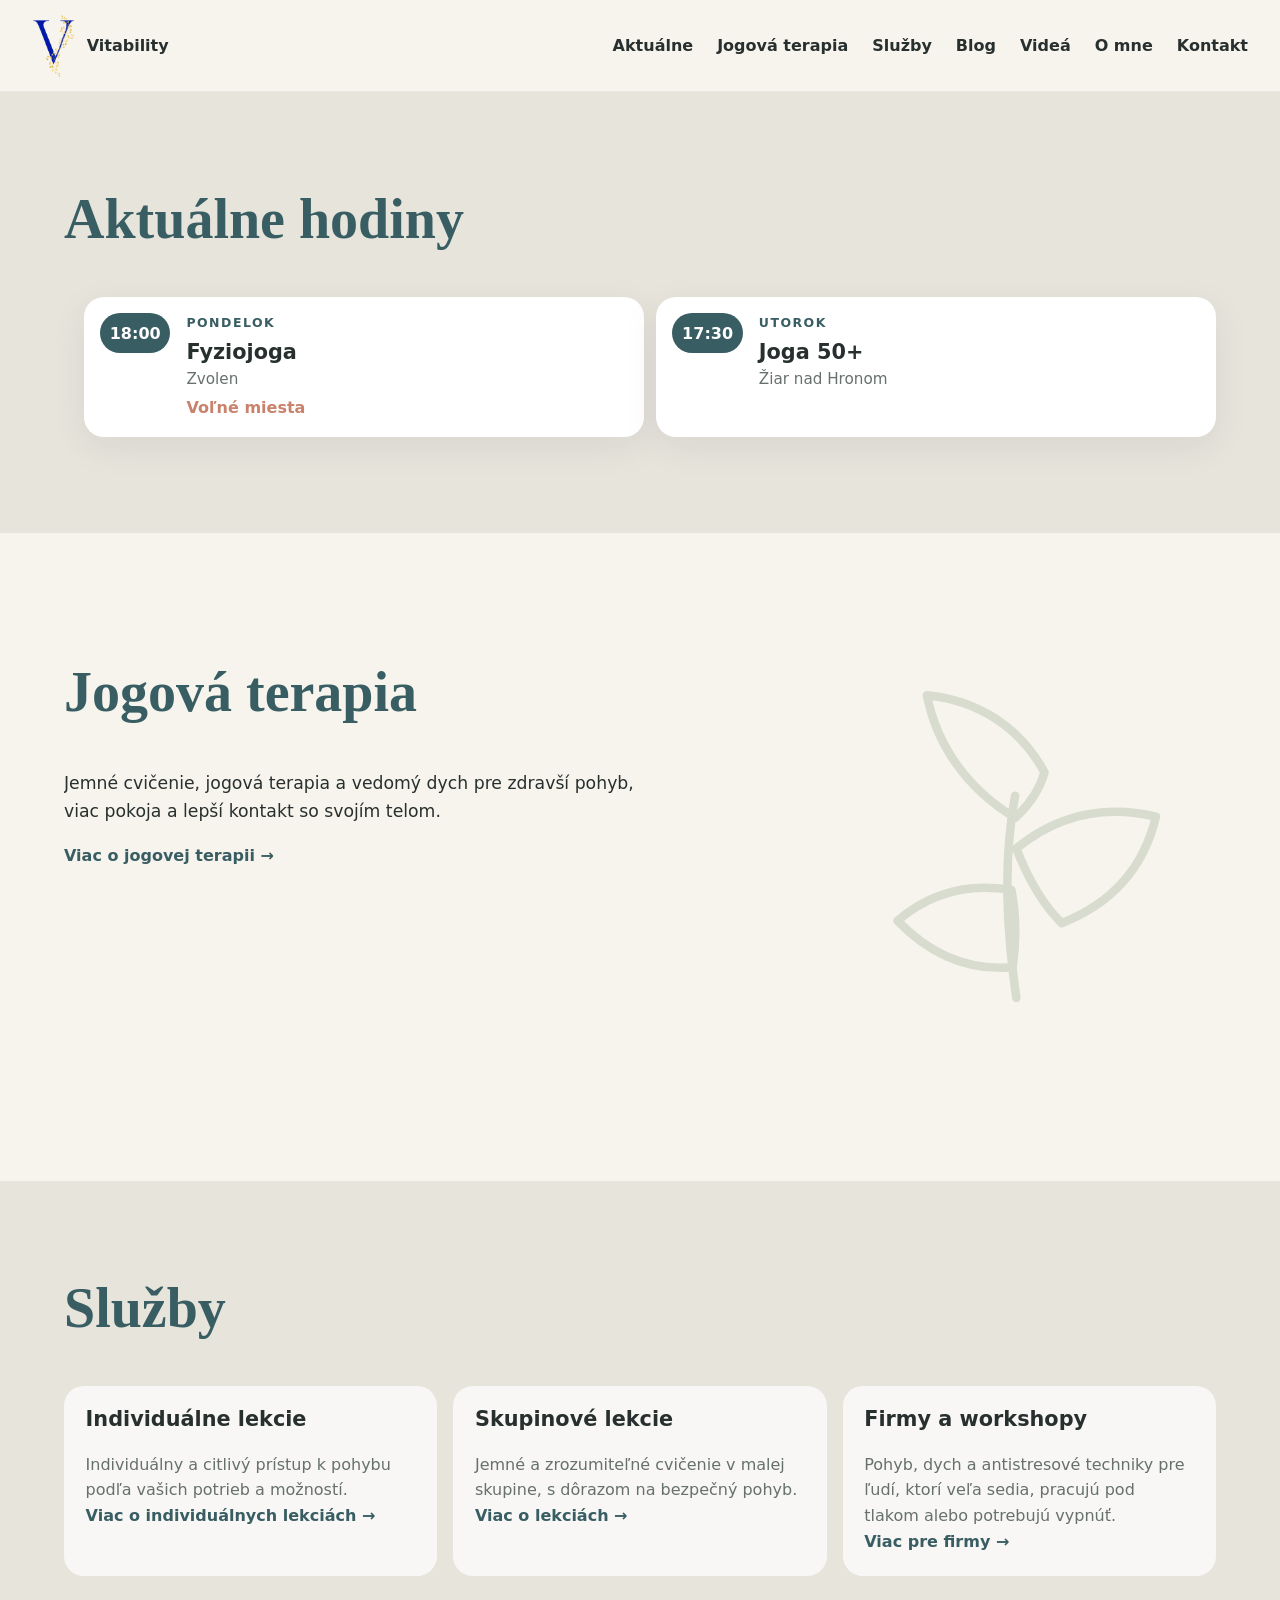
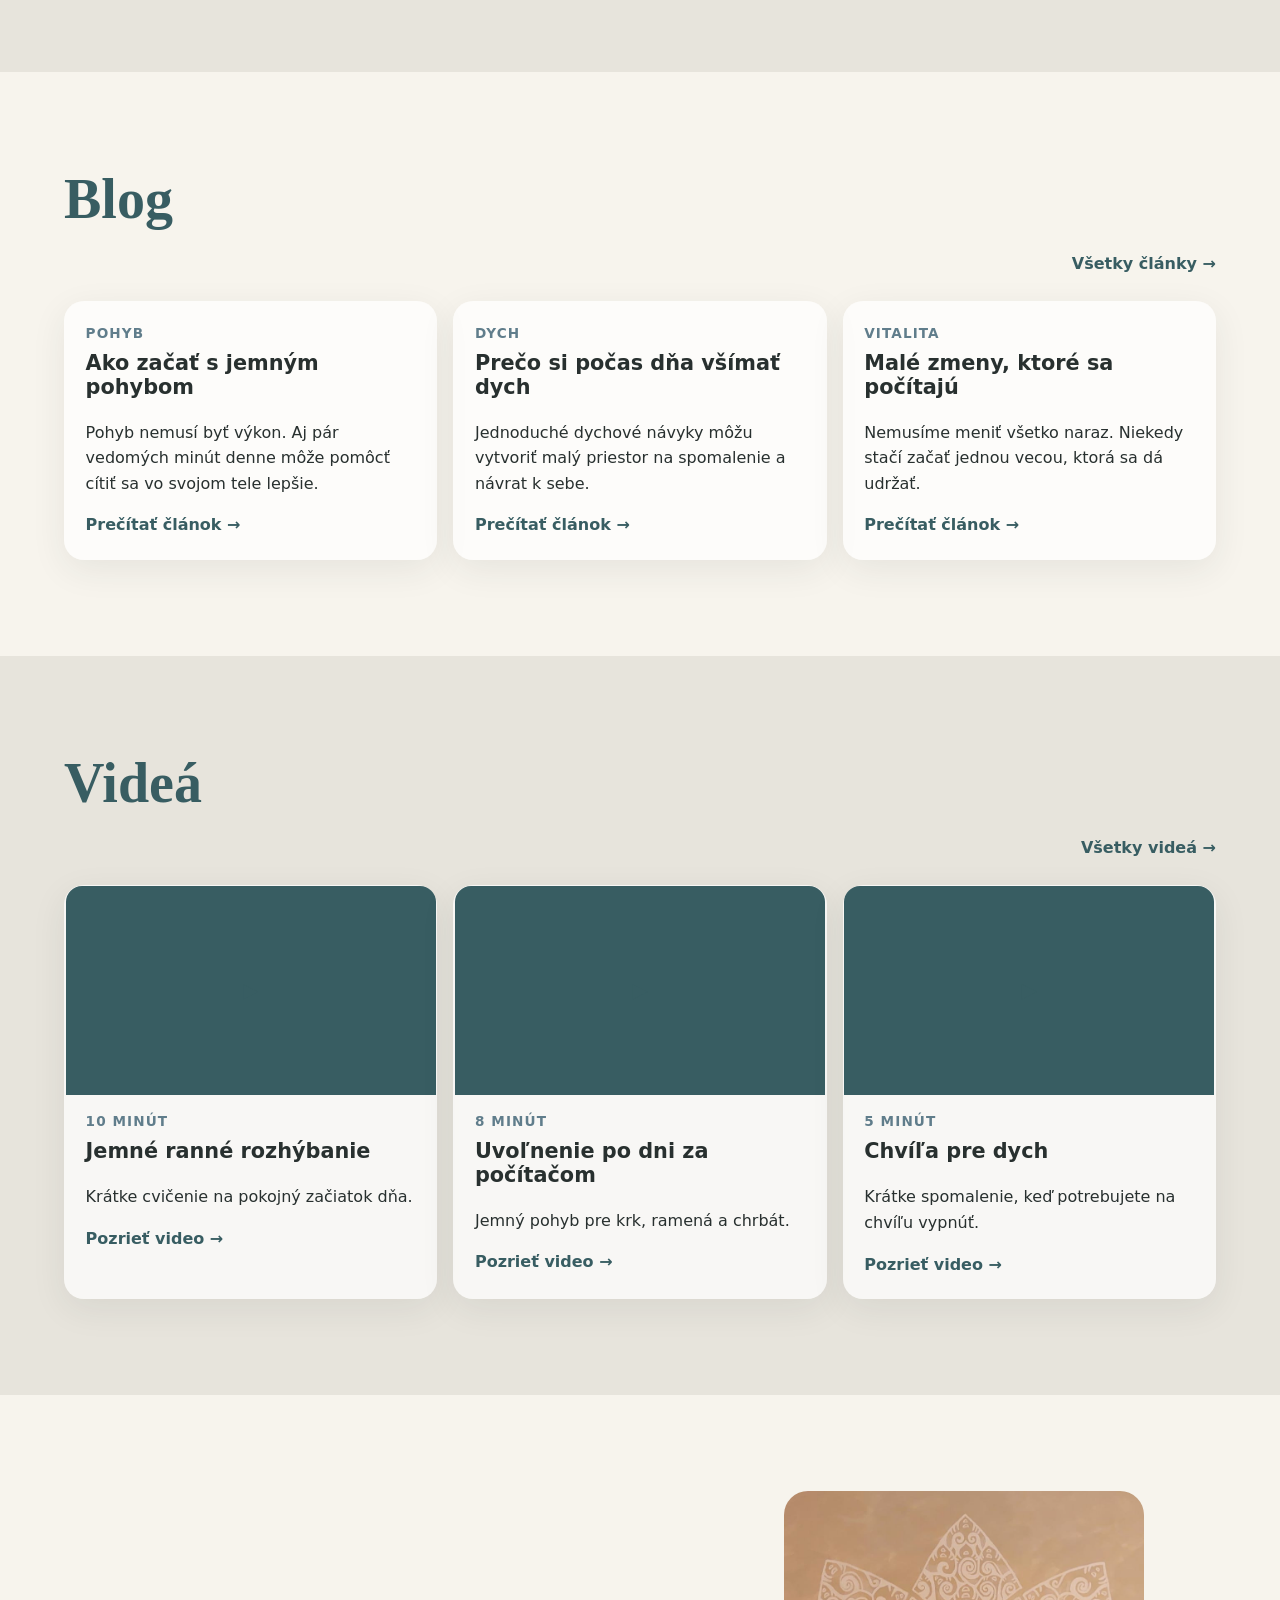
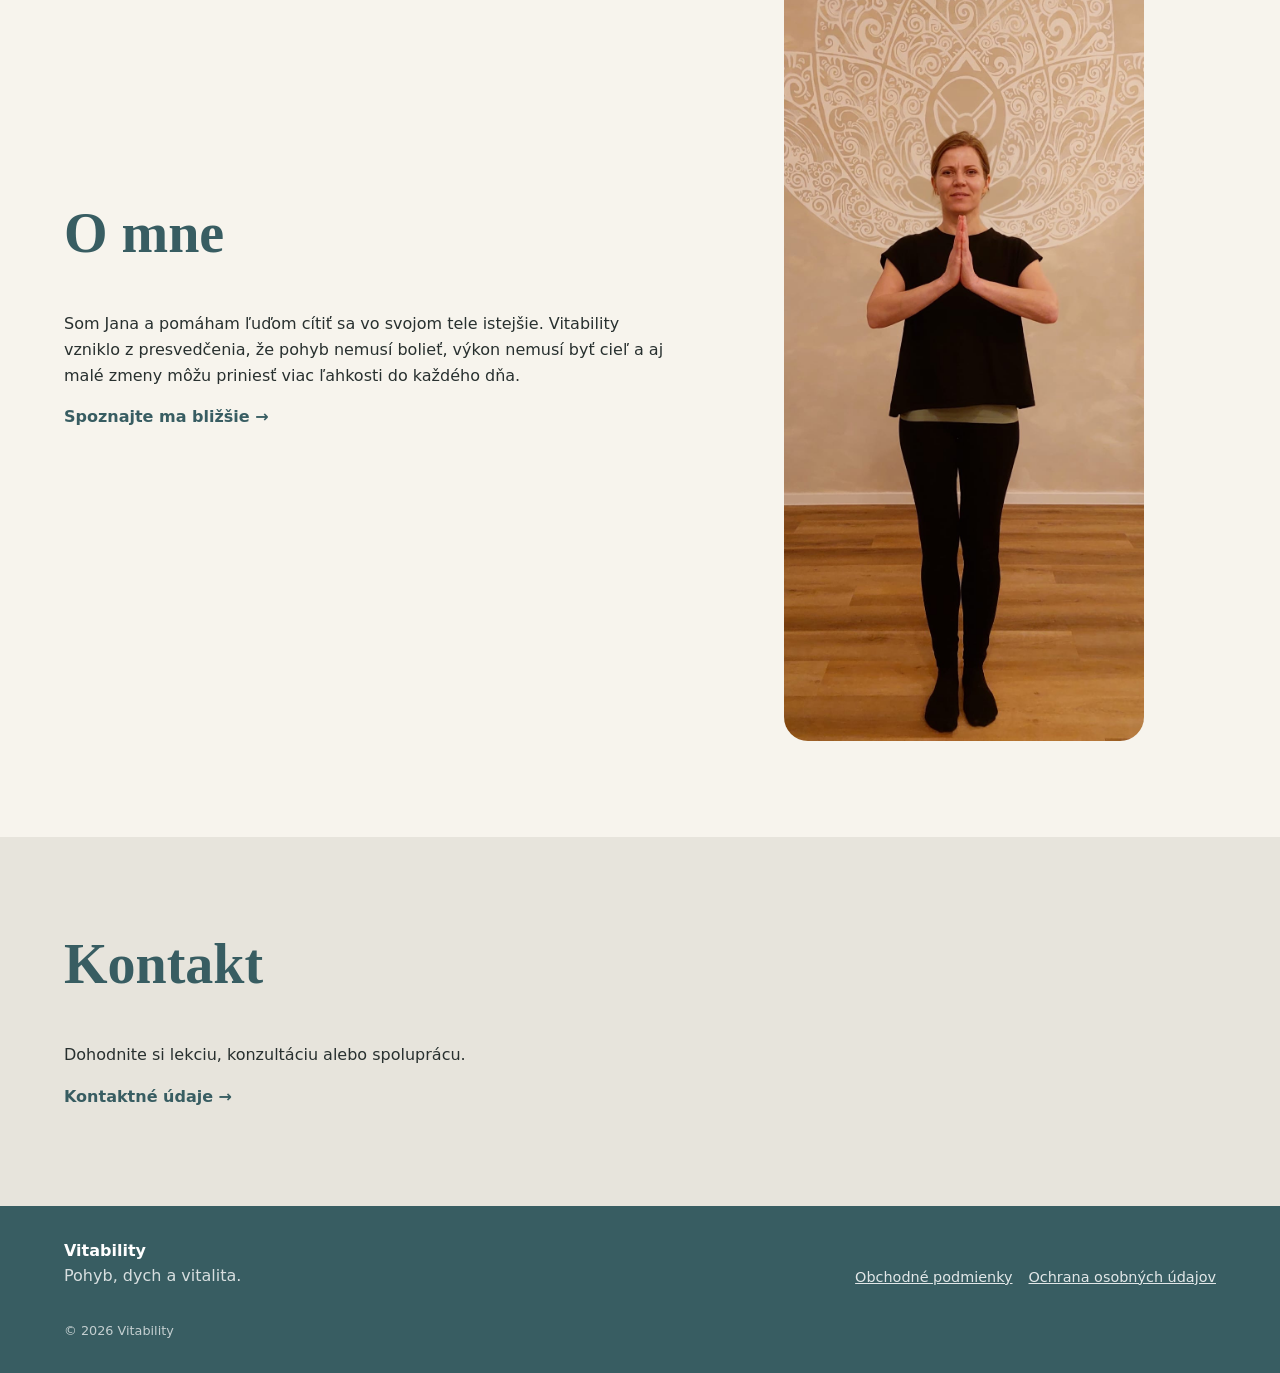
<file: index.html>
<!doctype html>
<html lang="sk">

<head>
    <meta charset="utf-8">
    <meta name="viewport" content="width=device-width, initial-scale=1">

    <meta
        name="description"
        content="Vitability – jemný pohyb, joga, dych a podpora vitality pre telo aj myseľ."
    >

    <title>Vitability</title>

    <link rel="stylesheet" href="css/styles.css">
    <script src="js/main.js" defer></script>
</head>

<body>
    <header class="site-header">
        <a class="brand" href="#aktualne" aria-label="Vitability – domov">
            <img
                class="brand-logo"
                src="assets/logo/vitability-v.png"
                alt=""
            >
            <span class="brand-name">Vitability</span>
        </a>

        <button
            class="menu-toggle"
            type="button"
            aria-expanded="false"
            aria-controls="main-nav"
        >
            <span class="sr-only">Otvoriť menu</span>
            <span></span>
            <span></span>
            <span></span>
        </button>

        <nav
            id="main-nav"
            class="main-nav"
            aria-label="Hlavná navigácia"
        >
            <a href="#aktualne">Aktuálne</a>
            <a href="#hero">Jogová terapia</a>
            <a href="#sluzby">Služby</a>
            <a href="#blog">Blog</a>
            <a href="#videa">Videá</a>
            <a href="#o-mne">O mne</a>
            <a href="#kontakt">Kontakt</a>
        </nav>
    </header>

    <main id="top">

        <!-- AKTUÁLNE -->

        <section id="aktualne" class="section section-soft">
            <div class="section-heading">
                <h2>Aktuálne hodiny</h2>
            </div>

            <div
                id="lessons"
                class="lessons-list"
                aria-live="polite"
            >
                <p class="loading">
                    Načítavam aktuálne hodiny…
                </p>
            </div>
        </section>

        <!-- JOGOVÁ TERAPIA -->

        <section id="hero" class="hero section">
            <div class="hero-copy">
                <h2>Jogová terapia</h2>

                <p>
                    Jemné cvičenie, jogová terapia a vedomý dych
                    pre zdravší pohyb, viac pokoja a lepší kontakt
                    so svojím telom.
                </p>

                <a
                    class="text-link"
                    href="jogova-terapia.html"
                >
                    Viac o jogovej terapii →
                </a>
            </div>

            <div class="hero-art" aria-hidden="true">
                <svg
                    class="ginkgo"
                    viewBox="0 0 320 320"
                    role="img"
                >
                    <path
                        d="M157 275c-8-56-11-111-1-165"
                    />

                    <path
                        d="M156 128C116 104 92 68 84 28c42 4 77 27 96 63-4 14-12 26-24 37Z"
                    />

                    <path
                        d="M157 153c33-27 72-36 114-26-10 42-36 71-77 87-15-15-27-35-37-61Z"
                    />

                    <path
                        d="M153 187c-35-6-66 2-93 25 27 28 58 41 94 38 3-21 3-42-1-63Z"
                    />
                </svg>
            </div>
        </section>

        <!-- SLUŽBY -->

        <section id="sluzby" class="section section-soft">
            <div class="section-heading">
                <h2>Služby</h2>
            </div>

            <div class="cards">

                <article class="card">
                    <h3>Individuálne lekcie</h3>

                    <p>
                        Individuálny a citlivý prístup k pohybu
                        podľa vašich potrieb a možností.
                    </p>

                    <a
                        class="text-link"
                        href="individualne-lekcie.html"
                    >
                        Viac o individuálnych lekciách →
                    </a>
                </article>

                <article class="card">
                    <h3>Skupinové lekcie</h3>

                    <p>
                        Jemné a zrozumiteľné cvičenie v malej skupine,
                        s dôrazom na bezpečný pohyb.
                    </p>

                    <a
                        class="text-link"
                        href="skupinove-lekcie.html"
                    >
                        Viac o lekciách →
                    </a>
                </article>

                <article class="card">
                    <h3>Firmy a workshopy</h3>

                    <p>
                        Pohyb, dych a antistresové techniky pre ľudí,
                        ktorí veľa sedia, pracujú pod tlakom alebo
                        potrebujú vypnúť.
                    </p>

                    <a
                        class="text-link"
                        href="firmy.html"
                    >
                        Viac pre firmy →
                    </a>
                </article>

            </div>
        </section>

        <!-- BLOG -->

        <section id="blog" class="section">
            <div class="section-heading section-heading-row">
                <h2>Blog</h2>

                <a
                    class="text-link"
                    href="blog.html"
                >
                    Všetky články →
                </a>
            </div>

            <div
                class="carousel"
                data-carousel
                aria-label="Najnovšie články"
            >
                <div class="carousel-track">

                    <article class="carousel-slide">
                        <p class="card-meta">Pohyb</p>

                        <h3>Ako začať s jemným pohybom</h3>

                        <p>
                            Pohyb nemusí byť výkon. Aj pár vedomých
                            minút denne môže pomôcť cítiť sa vo
                            svojom tele lepšie.
                        </p>

                        <a
                            class="text-link"
                            href="#"
                        >
                            Prečítať článok →
                        </a>
                    </article>

                    <article class="carousel-slide">
                        <p class="card-meta">Dych</p>

                        <h3>Prečo si počas dňa všímať dych</h3>

                        <p>
                            Jednoduché dychové návyky môžu vytvoriť
                            malý priestor na spomalenie a návrat
                            k sebe.
                        </p>

                        <a
                            class="text-link"
                            href="#"
                        >
                            Prečítať článok →
                        </a>
                    </article>

                    <article class="carousel-slide">
                        <p class="card-meta">Vitalita</p>

                        <h3>Malé zmeny, ktoré sa počítajú</h3>

                        <p>
                            Nemusíme meniť všetko naraz.
                            Niekedy stačí začať jednou vecou,
                            ktorá sa dá udržať.
                        </p>

                        <a
                            class="text-link"
                            href="#"
                        >
                            Prečítať článok →
                        </a>
                    </article>

                </div>

                <div
                    class="carousel-dots"
                    aria-label="Výber článku"
                ></div>
            </div>
        </section>

        <!-- VIDEÁ -->

        <section id="videa" class="section section-soft">
            <div class="section-heading section-heading-row">
                <h2>Videá</h2>

                <a
                    class="text-link"
                    href="videa.html"
                >
                    Všetky videá →
                </a>
            </div>

            <div
                class="carousel"
                data-carousel
                aria-label="Najnovšie videá"
            >
                <div class="carousel-track">

                    <article class="carousel-slide">
                        <div
                            class="video-preview"
                            aria-hidden="true"
                        >
                            <span class="play-button">▶</span>
                        </div>

                        <p class="card-meta">10 minút</p>

                        <h3>Jemné ranné rozhýbanie</h3>

                        <p>
                            Krátke cvičenie na pokojný začiatok dňa.
                        </p>

                        <a
                            class="text-link"
                            href="#"
                        >
                            Pozrieť video →
                        </a>
                    </article>

                    <article class="carousel-slide">
                        <div
                            class="video-preview"
                            aria-hidden="true"
                        >
                            <span class="play-button">▶</span>
                        </div>

                        <p class="card-meta">8 minút</p>

                        <h3>Uvoľnenie po dni za počítačom</h3>

                        <p>
                            Jemný pohyb pre krk, ramená a chrbát.
                        </p>

                        <a
                            class="text-link"
                            href="#"
                        >
                            Pozrieť video →
                        </a>
                    </article>

                    <article class="carousel-slide">
                        <div
                            class="video-preview"
                            aria-hidden="true"
                        >
                            <span class="play-button">▶</span>
                        </div>

                        <p class="card-meta">5 minút</p>

                        <h3>Chvíľa pre dych</h3>

                        <p>
                            Krátke spomalenie, keď potrebujete
                            na chvíľu vypnúť.
                        </p>

                        <a
                            class="text-link"
                            href="#"
                        >
                            Pozrieť video →
                        </a>
                    </article>

                </div>

                <div
                    class="carousel-dots"
                    aria-label="Výber videa"
                ></div>
            </div>
        </section>

        <!-- O MNE -->

        <section id="o-mne" class="section about">
            <div>
                <h2>O mne</h2>

                <p>
                    Som Jana a pomáham ľuďom cítiť sa vo svojom tele
                    istejšie. Vitability vzniklo z presvedčenia,
                    že pohyb nemusí bolieť, výkon nemusí byť cieľ
                    a aj malé zmeny môžu priniesť viac ľahkosti
                    do každého dňa.
                </p>

                <a
                    class="text-link"
                    href="o-mne.html"
                >
                    Spoznajte ma bližšie →
                </a>
            </div>

            <div class="about-image">
                <img
                    src="assets/images/janka_kvet.jpeg"
                    alt="Jana z Vitability"
                    loading="lazy"
                >
            </div>
        </section>

        <!-- KONTAKT -->

        <section
            id="kontakt"
            class="section section-soft"
        >
            <div>
                <h2>Kontakt</h2>

                <p>
                    Dohodnite si lekciu, konzultáciu
                    alebo spoluprácu.
                </p>

                <a
                    class="text-link"
                    href="kontakt.html"
                >
                    Kontaktné údaje →
                </a>
            </div>
        </section>

    </main>

    <footer class="site-footer">
        <div class="footer-main">
            <div>
                <strong>Vitability</strong>
                <p>Pohyb, dych a vitalita.</p>
            </div>

            <div class="footer-links">
                <a href="obchodne-podmienky.html">
                    Obchodné podmienky
                </a>

                <a href="ochrana-osobnych-udajov.html">
                    Ochrana osobných údajov
                </a>
            </div>
        </div>

        <p class="footer-copy">
            © <span id="year"></span> Vitability
        </p>
    </footer>
</body>

</html>
</file>
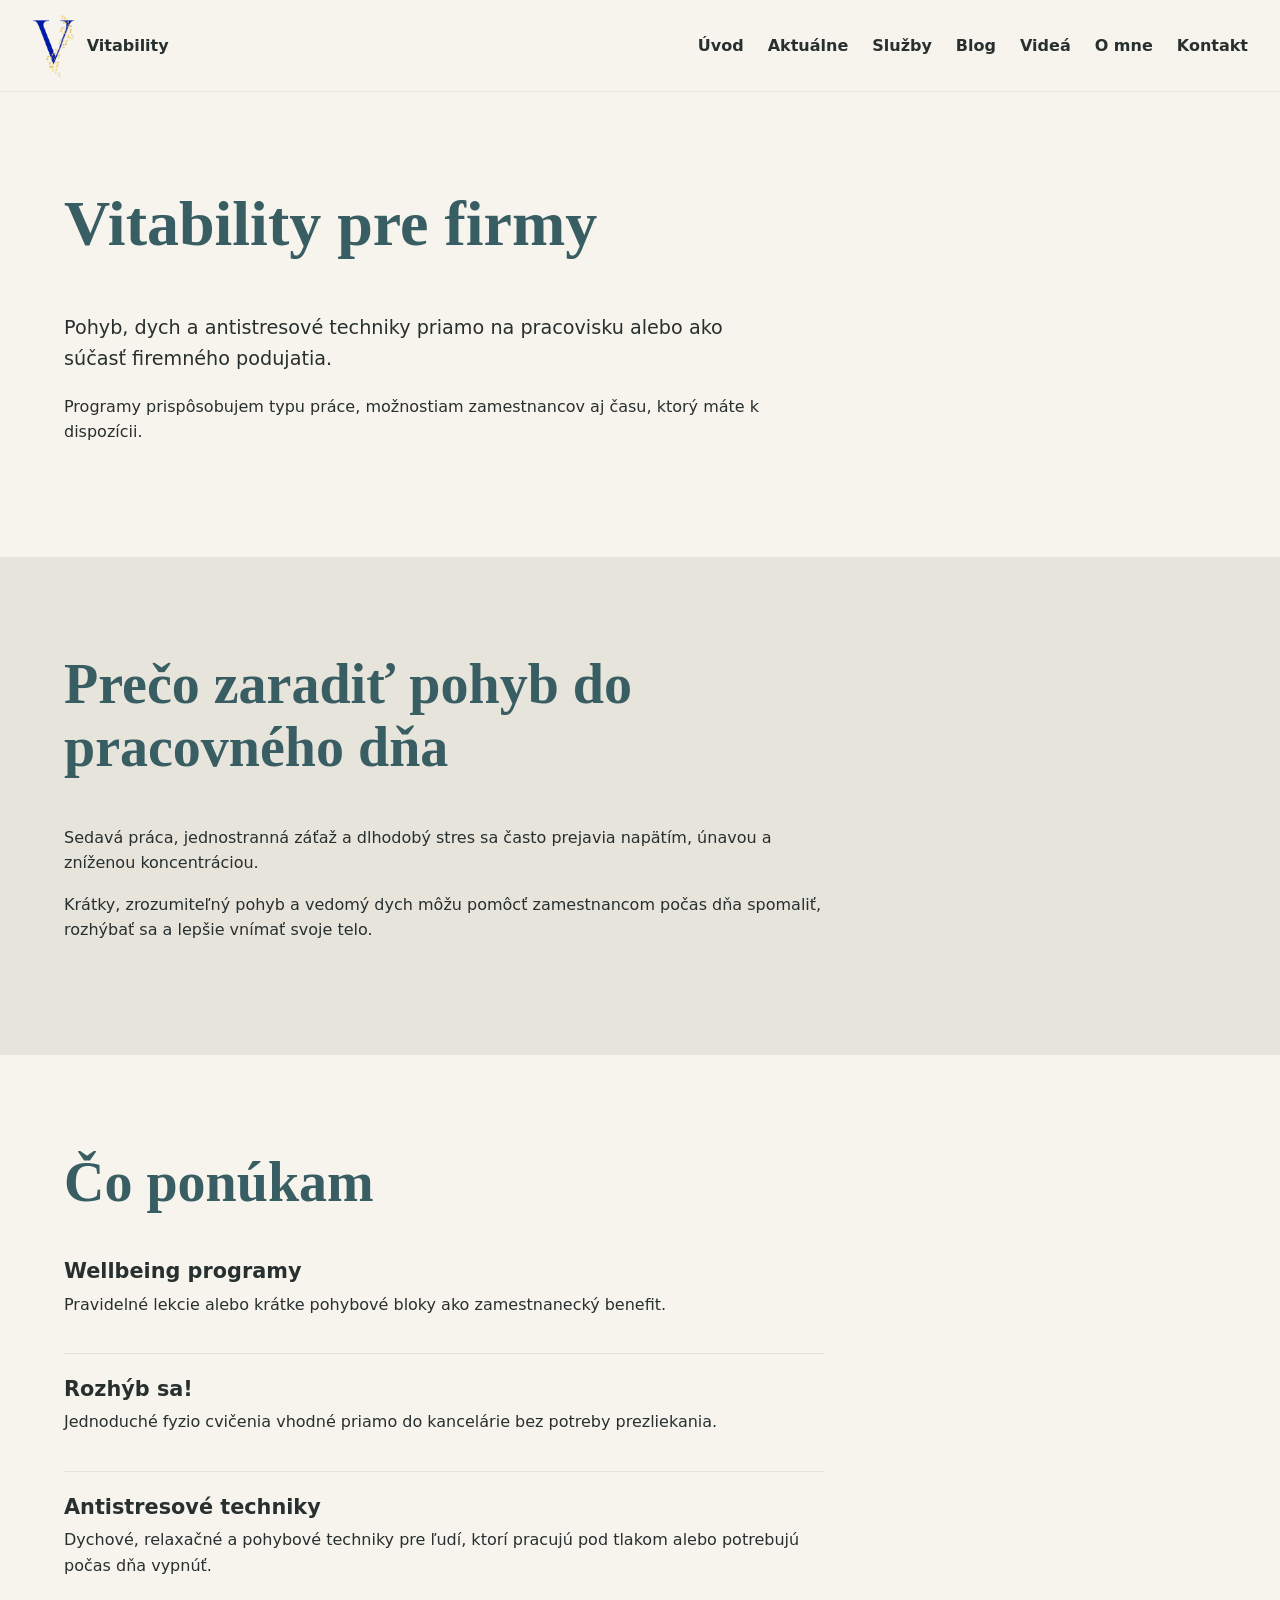
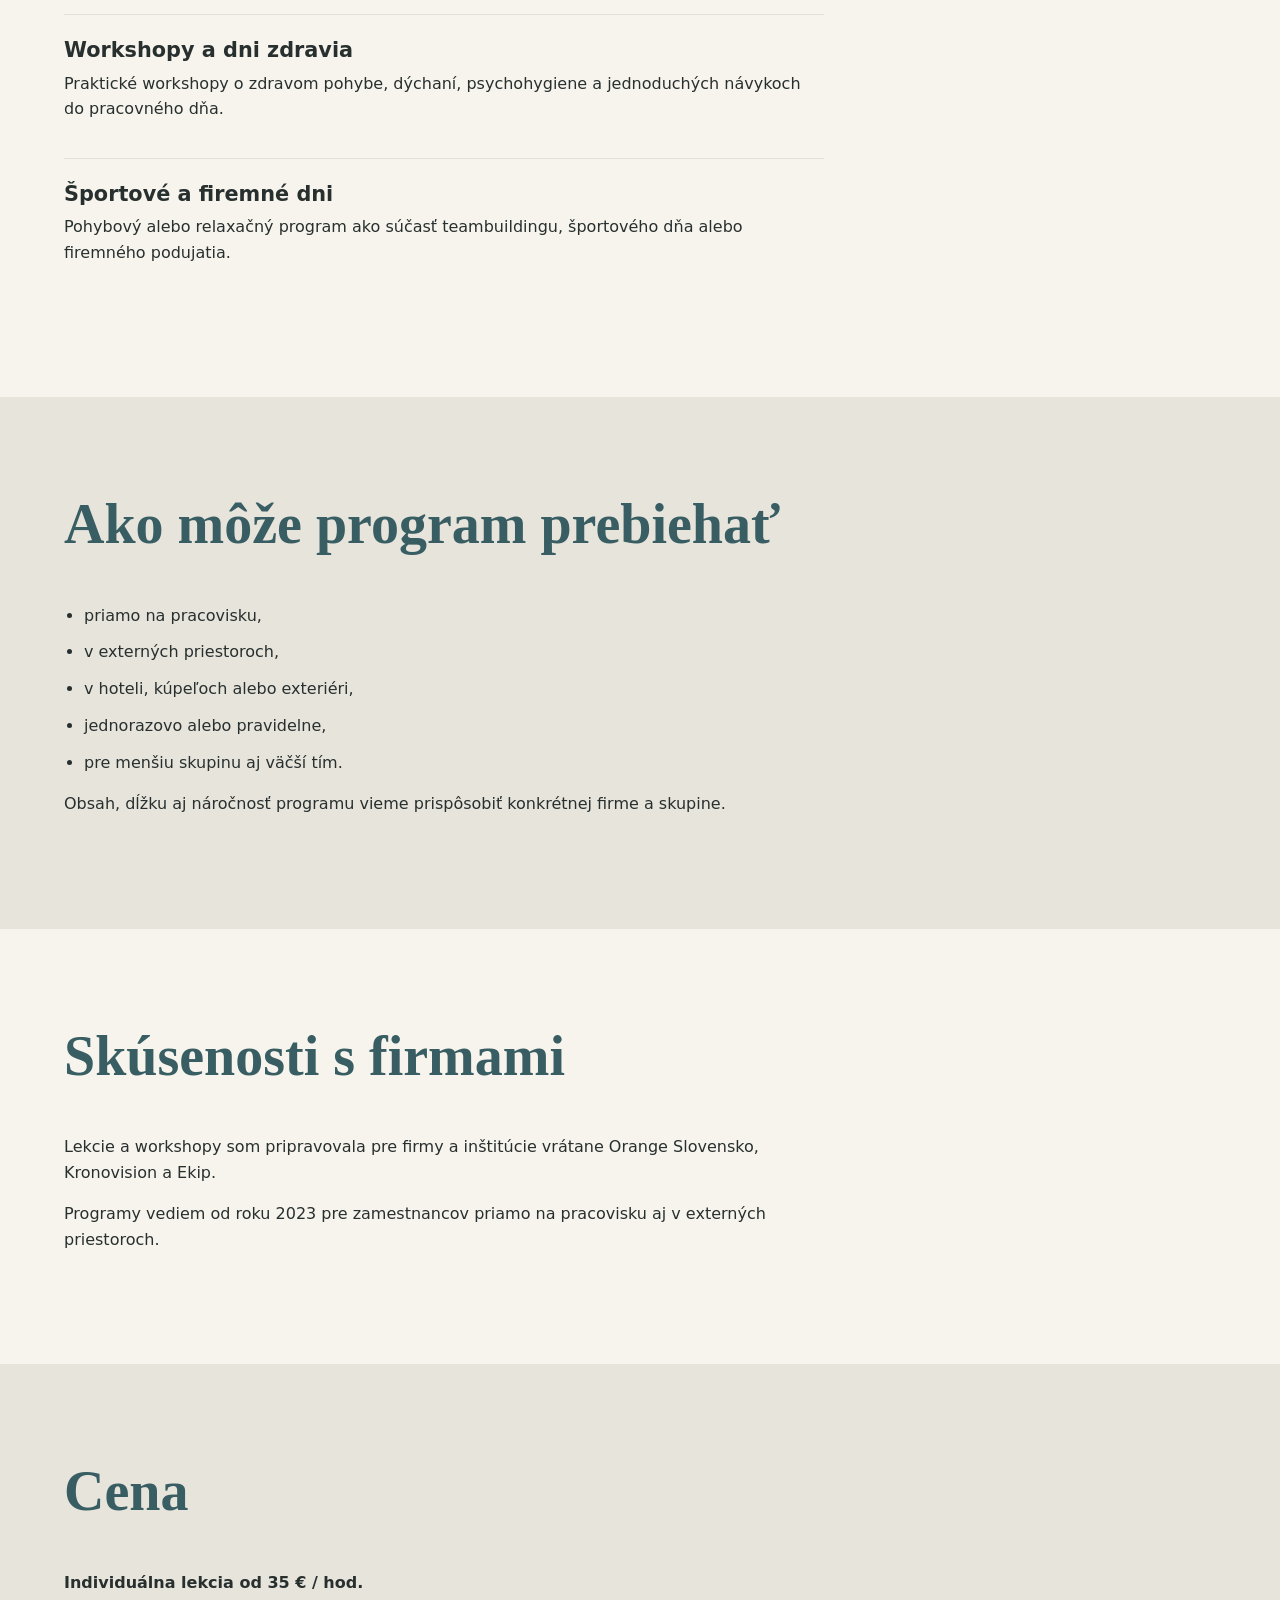
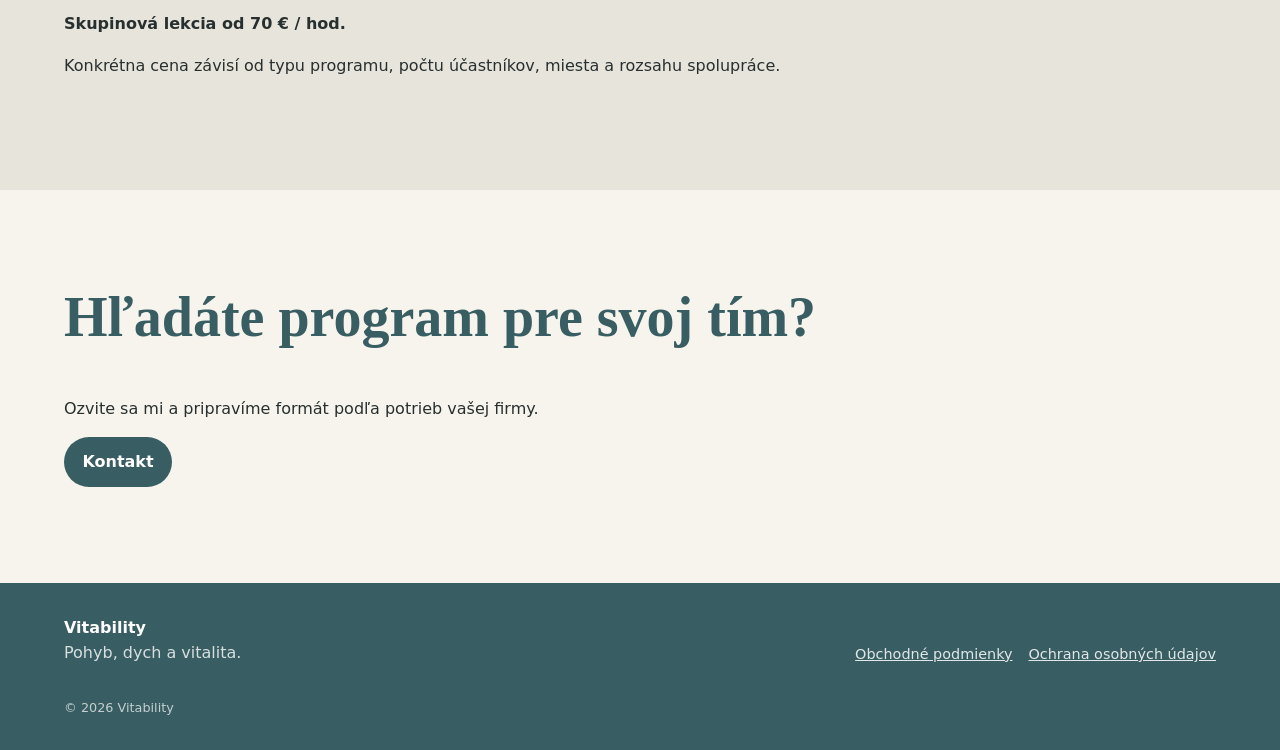
<file: firmy.html>
<!doctype html>
<html lang="sk">
<head>
  <meta charset="utf-8">
  <meta name="viewport" content="width=device-width, initial-scale=1">

  <meta
    name="description"
    content="Vitability pre firmy – wellbeing programy, pohyb, dych, antistresové techniky a workshopy pre zamestnancov."
  >

  <title>Pre firmy | Vitability</title>

  <link rel="stylesheet" href="css/styles.css">
  <script src="js/main.js" defer></script>
</head>

<body>
  <header class="site-header">
    <a class="brand" href="index.html#uvod" aria-label="Vitability – domov">
      <img
        class="brand-logo"
        src="assets/logo/vitability-v.png"
        alt=""
      >
      <span class="brand-name">Vitability</span>
    </a>

    <button
      class="menu-toggle"
      type="button"
      aria-expanded="false"
      aria-controls="main-nav"
    >
      <span class="sr-only">Otvoriť menu</span>
      <span></span>
      <span></span>
      <span></span>
    </button>

    <nav id="main-nav" class="main-nav" aria-label="Hlavná navigácia">
      <a href="index.html#uvod">Úvod</a>
      <a href="index.html#aktualne">Aktuálne</a>
      <a href="index.html#sluzby">Služby</a>
      <a href="index.html#blog">Blog</a>
      <a href="index.html#videa">Videá</a>
      <a href="o-mne.html">O mne</a>
      <a href="kontakt.html">Kontakt</a>
    </nav>
  </header>

  <main>

    <section class="section company-intro">
      <div class="company-content">
        <h1>Vitability pre firmy</h1>

        <p class="lead">
          Pohyb, dych a antistresové techniky priamo na pracovisku
          alebo ako súčasť firemného podujatia.
        </p>

        <p>
          Programy prispôsobujem typu práce, možnostiam zamestnancov
          aj času, ktorý máte k dispozícii.
        </p>
      </div>
    </section>

    <section class="section section-soft company-benefits">
      <div class="company-content">
        <h2>Prečo zaradiť pohyb do pracovného dňa</h2>

        <p>
          Sedavá práca, jednostranná záťaž a dlhodobý stres sa často
          prejavia napätím, únavou a zníženou koncentráciou.
        </p>

        <p>
          Krátky, zrozumiteľný pohyb a vedomý dych môžu pomôcť
          zamestnancom počas dňa spomaliť, rozhýbať sa a lepšie
          vnímať svoje telo.
        </p>
      </div>
    </section>

    <section class="section company-offer">
      <div class="company-content">
        <h2>Čo ponúkam</h2>

        <div class="company-list">
          <div class="company-item">
            <h3>Wellbeing programy</h3>
            <p>
              Pravidelné lekcie alebo krátke pohybové bloky
              ako zamestnanecký benefit.
            </p>
          </div>

          <div class="company-item">
            <h3>Rozhýb sa!</h3>
            <p>
              Jednoduché fyzio cvičenia vhodné priamo do kancelárie
              bez potreby prezliekania.
            </p>
          </div>

          <div class="company-item">
            <h3>Antistresové techniky</h3>
            <p>
              Dychové, relaxačné a pohybové techniky pre ľudí,
              ktorí pracujú pod tlakom alebo potrebujú počas dňa vypnúť.
            </p>
          </div>

          <div class="company-item">
            <h3>Workshopy a dni zdravia</h3>
            <p>
              Praktické workshopy o zdravom pohybe, dýchaní,
              psychohygiene a jednoduchých návykoch do pracovného dňa.
            </p>
          </div>

          <div class="company-item">
            <h3>Športové a firemné dni</h3>
            <p>
              Pohybový alebo relaxačný program ako súčasť
              teambuildingu, športového dňa alebo firemného podujatia.
            </p>
          </div>
        </div>
      </div>
    </section>

    <section class="section section-soft company-format">
      <div class="company-content">
        <h2>Ako môže program prebiehať</h2>

        <ul class="company-points">
          <li>priamo na pracovisku,</li>
          <li>v externých priestoroch,</li>
          <li>v hoteli, kúpeľoch alebo exteriéri,</li>
          <li>jednorazovo alebo pravidelne,</li>
          <li>pre menšiu skupinu aj väčší tím.</li>
        </ul>

        <p>
          Obsah, dĺžku aj náročnosť programu vieme prispôsobiť
          konkrétnej firme a skupine.
        </p>
      </div>
    </section>

    <section class="section company-experience">
      <div class="company-content">
        <h2>Skúsenosti s firmami</h2>

        <p>
          Lekcie a workshopy som pripravovala pre firmy a inštitúcie
          vrátane Orange Slovensko, Kronovision a Ekip.
        </p>

        <p>
          Programy vediem od roku 2023 pre zamestnancov priamo
          na pracovisku aj v externých priestoroch.
        </p>
      </div>
    </section>

    <section class="section section-soft company-price">
      <div class="company-content">
        <h2>Cena</h2>

        <p>
          <strong>Individuálna lekcia od 35 € / hod.</strong>
        </p>

        <p>
          <strong>Skupinová lekcia od 70 € / hod.</strong>
        </p>

        <p>
          Konkrétna cena závisí od typu programu, počtu účastníkov,
          miesta a rozsahu spolupráce.
        </p>
      </div>
    </section>

    <section class="section company-cta">
      <div class="company-content">
        <h2>Hľadáte program pre svoj tím?</h2>

        <p>
          Ozvite sa mi a pripravíme formát podľa potrieb vašej firmy.
        </p>

        <a class="button button-primary" href="kontakt.html">
          Kontakt
        </a>
      </div>
    </section>

  </main>

  <footer class="site-footer">
    <div class="footer-main">
      <div>
        <strong>Vitability</strong>
        <p>Pohyb, dych a vitalita.</p>
      </div>

      <div class="footer-links">
        <a href="obchodne-podmienky.html">
          Obchodné podmienky
        </a>

        <a href="ochrana-osobnych-udajov.html">
          Ochrana osobných údajov
        </a>
      </div>
    </div>

    <p class="footer-copy">
      © <span id="year"></span> Vitability
    </p>
  </footer>
</body>
</html>
</file>
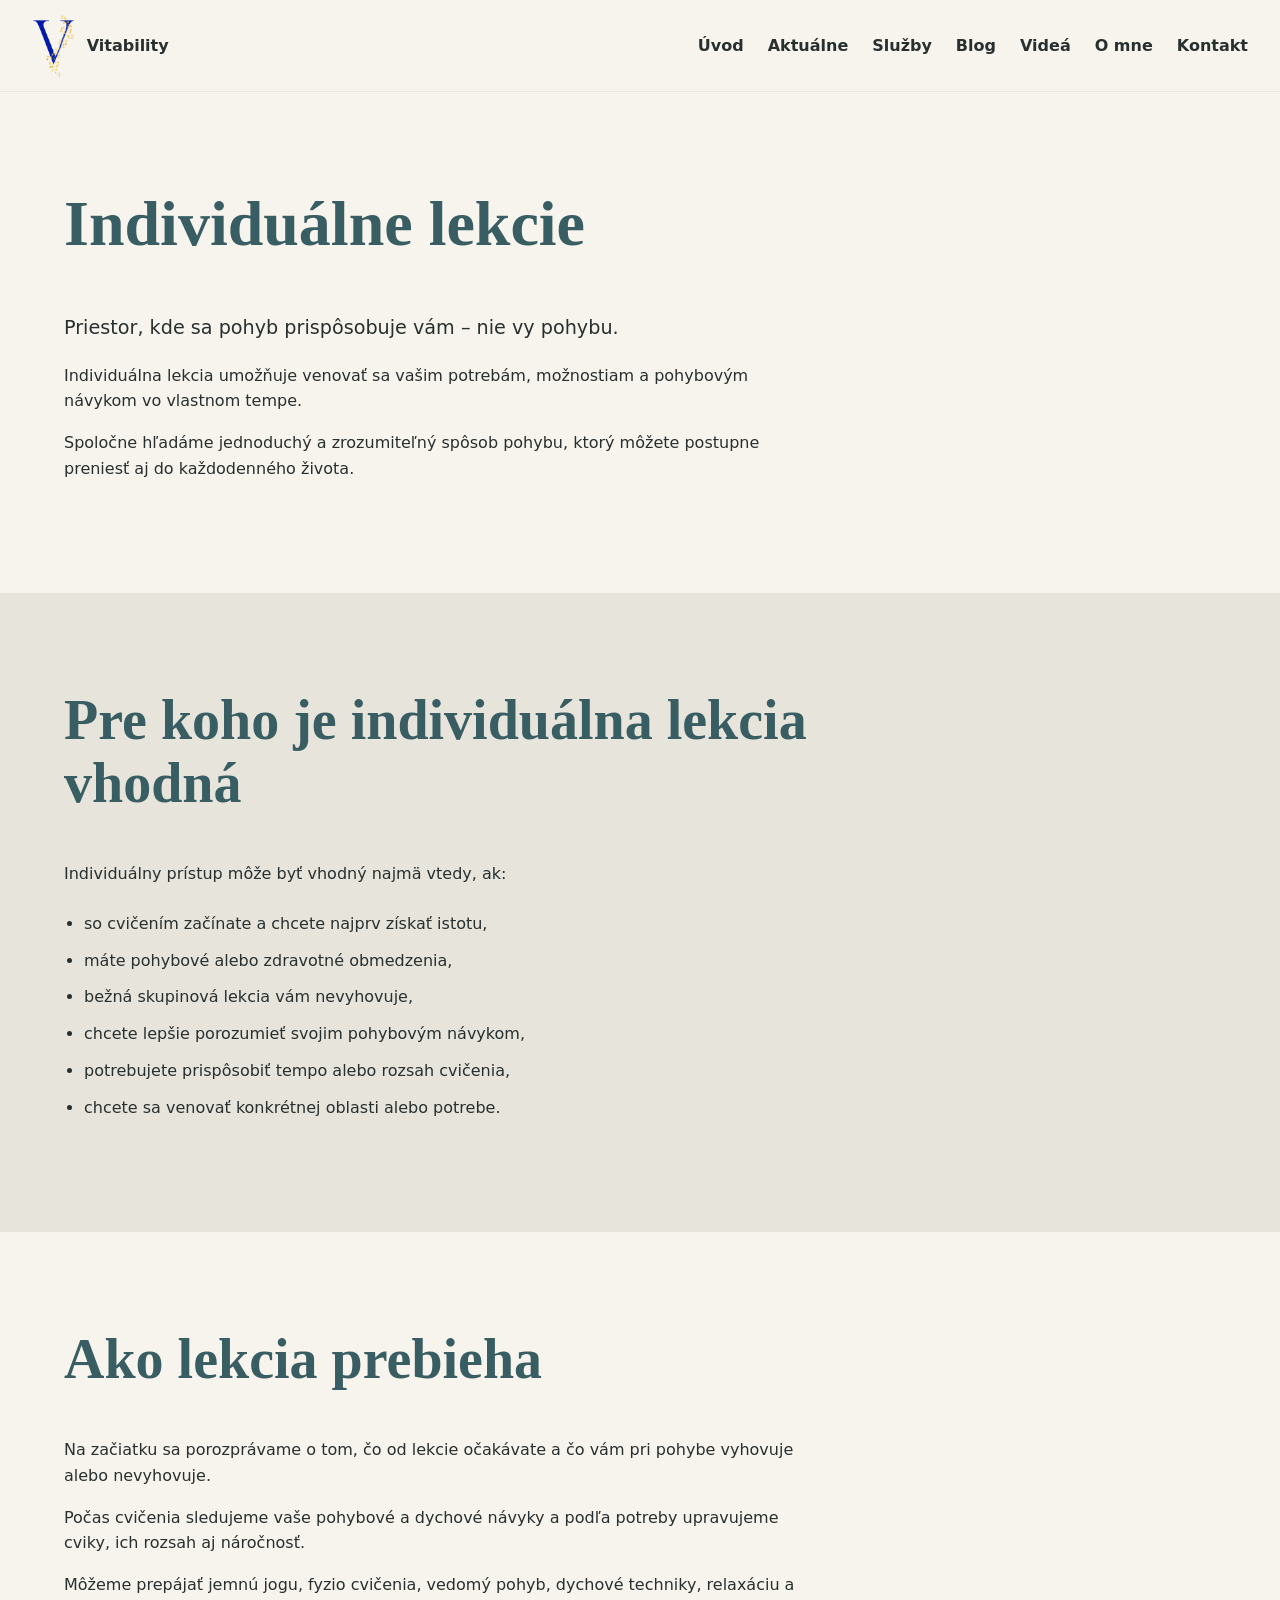
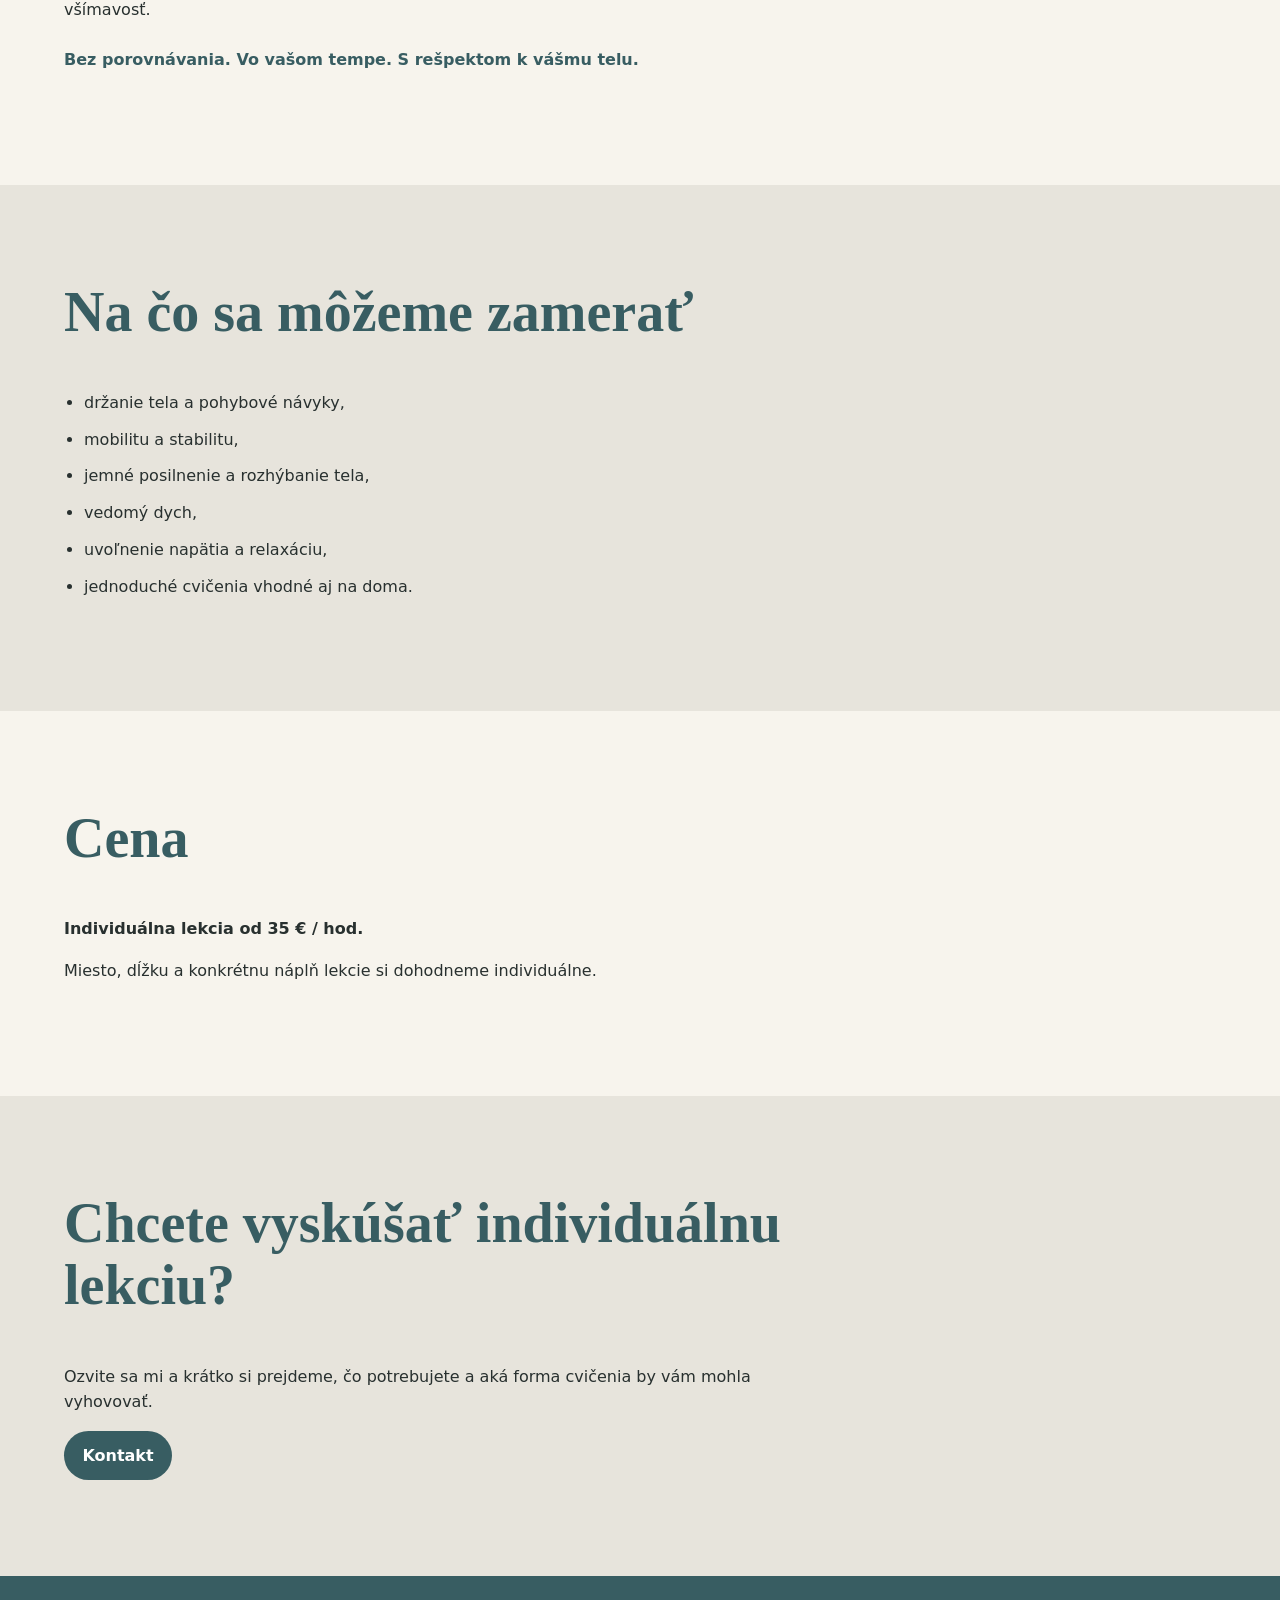
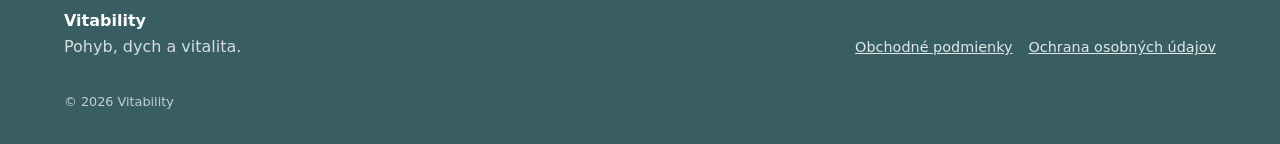
<file: individualne-lekcie.html>
<!doctype html>
<html lang="sk">
<head>
  <meta charset="utf-8">
  <meta name="viewport" content="width=device-width, initial-scale=1">

  <meta
    name="description"
    content="Individuálne lekcie Vitability – jogová terapia, vedomý pohyb a dych prispôsobené vašim potrebám."
  >

  <title>Individuálne lekcie | Vitability</title>

  <link rel="stylesheet" href="css/styles.css">
  <script src="js/main.js" defer></script>
</head>

<body>
  <header class="site-header">
    <a class="brand" href="index.html#uvod" aria-label="Vitability – domov">
      <img
        class="brand-logo"
        src="assets/logo/vitability-v.png"
        alt=""
      >
      <span class="brand-name">Vitability</span>
    </a>

    <button
      class="menu-toggle"
      type="button"
      aria-expanded="false"
      aria-controls="main-nav"
    >
      <span class="sr-only">Otvoriť menu</span>
      <span></span>
      <span></span>
      <span></span>
    </button>

    <nav id="main-nav" class="main-nav" aria-label="Hlavná navigácia">
      <a href="index.html#uvod">Úvod</a>
      <a href="index.html#aktualne">Aktuálne</a>
      <a href="index.html#sluzby">Služby</a>
      <a href="index.html#blog">Blog</a>
      <a href="index.html#videa">Videá</a>
      <a href="o-mne.html">O mne</a>
      <a href="kontakt.html">Kontakt</a>
    </nav>
  </header>

  <main>

    <section class="section individual-intro">
      <div class="individual-content">
        <h1>Individuálne lekcie</h1>

        <p class="lead">
          Priestor, kde sa pohyb prispôsobuje vám – nie vy pohybu.
        </p>

        <p>
          Individuálna lekcia umožňuje venovať sa vašim potrebám,
          možnostiam a pohybovým návykom vo vlastnom tempe.
        </p>

        <p>
          Spoločne hľadáme jednoduchý a zrozumiteľný spôsob pohybu,
          ktorý môžete postupne preniesť aj do každodenného života.
        </p>
      </div>
    </section>

    <section class="section section-soft individual-for-who">
      <div class="individual-content">
        <h2>Pre koho je individuálna lekcia vhodná</h2>

        <p>
          Individuálny prístup môže byť vhodný najmä vtedy, ak:
        </p>

        <ul class="individual-list">
          <li>so cvičením začínate a chcete najprv získať istotu,</li>
          <li>máte pohybové alebo zdravotné obmedzenia,</li>
          <li>bežná skupinová lekcia vám nevyhovuje,</li>
          <li>chcete lepšie porozumieť svojim pohybovým návykom,</li>
          <li>potrebujete prispôsobiť tempo alebo rozsah cvičenia,</li>
          <li>chcete sa venovať konkrétnej oblasti alebo potrebe.</li>
        </ul>
      </div>
    </section>

    <section class="section individual-process">
      <div class="individual-content">
        <h2>Ako lekcia prebieha</h2>

        <p>
          Na začiatku sa porozprávame o tom, čo od lekcie očakávate
          a čo vám pri pohybe vyhovuje alebo nevyhovuje.
        </p>

        <p>
          Počas cvičenia sledujeme vaše pohybové a dychové návyky
          a podľa potreby upravujeme cviky, ich rozsah aj náročnosť.
        </p>

        <p>
          Môžeme prepájať jemnú jogu, fyzio cvičenia, vedomý pohyb,
          dychové techniky, relaxáciu a všímavosť.
        </p>

        <p class="values">
          Bez porovnávania. Vo vašom tempe. S rešpektom k vášmu telu.
        </p>
      </div>
    </section>

    <section class="section section-soft individual-focus">
      <div class="individual-content">
        <h2>Na čo sa môžeme zamerať</h2>

        <ul class="individual-list">
          <li>držanie tela a pohybové návyky,</li>
          <li>mobilitu a stabilitu,</li>
          <li>jemné posilnenie a rozhýbanie tela,</li>
          <li>vedomý dych,</li>
          <li>uvoľnenie napätia a relaxáciu,</li>
          <li>jednoduché cvičenia vhodné aj na doma.</li>
        </ul>
      </div>
    </section>

    <section class="section individual-price">
      <div class="individual-content">
        <h2>Cena</h2>

        <p>
          <strong>Individuálna lekcia od 35 € / hod.</strong>
        </p>

        <p>
          Miesto, dĺžku a konkrétnu náplň lekcie si dohodneme
          individuálne.
        </p>
      </div>
    </section>

    <section class="section section-soft individual-cta">
      <div class="individual-content">
        <h2>Chcete vyskúšať individuálnu lekciu?</h2>

        <p>
          Ozvite sa mi a krátko si prejdeme, čo potrebujete
          a aká forma cvičenia by vám mohla vyhovovať.
        </p>

        <a class="button button-primary" href="kontakt.html">
          Kontakt
        </a>
      </div>
    </section>

  </main>

  <footer class="site-footer">
    <div class="footer-main">
      <div>
        <strong>Vitability</strong>
        <p>Pohyb, dych a vitalita.</p>
      </div>

      <div class="footer-links">
        <a href="obchodne-podmienky.html">
          Obchodné podmienky
        </a>

        <a href="ochrana-osobnych-udajov.html">
          Ochrana osobných údajov
        </a>
      </div>
    </div>

    <p class="footer-copy">
      © <span id="year"></span> Vitability
    </p>
  </footer>
</body>
</html>
</file>
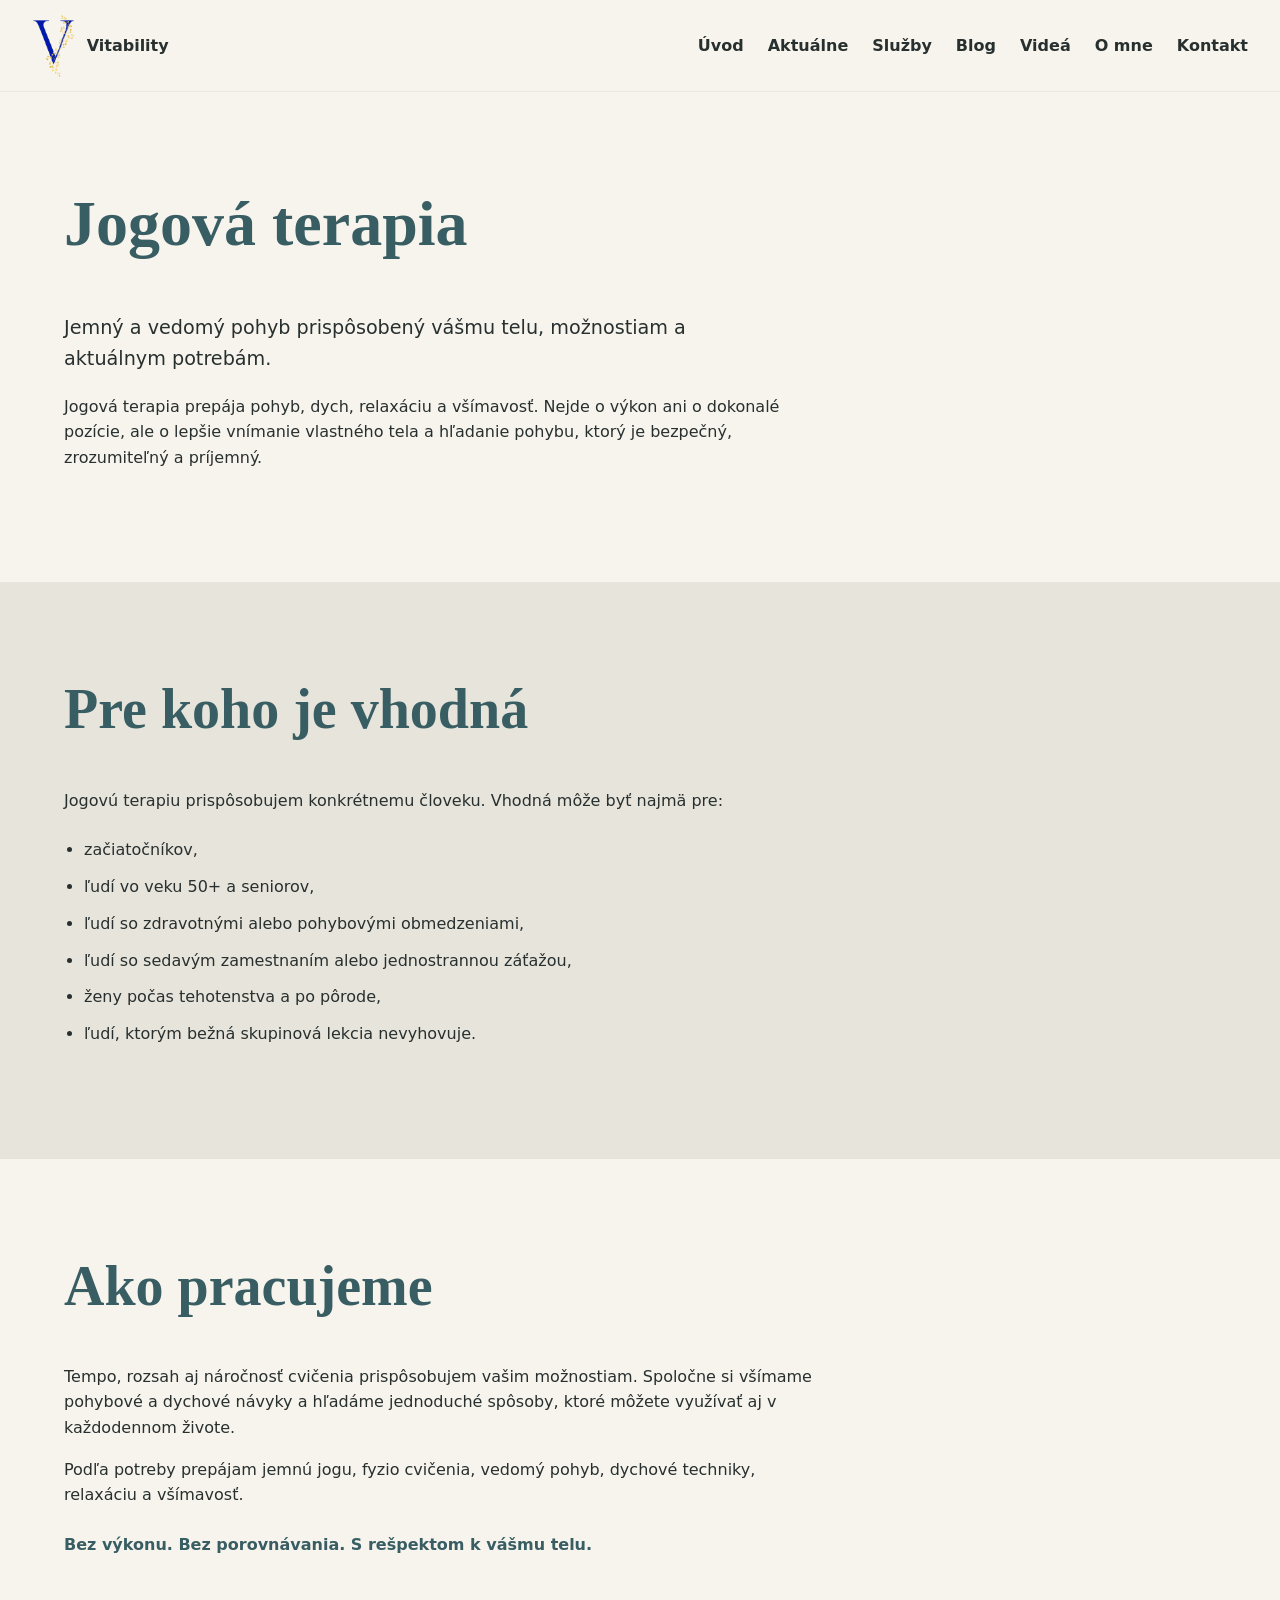
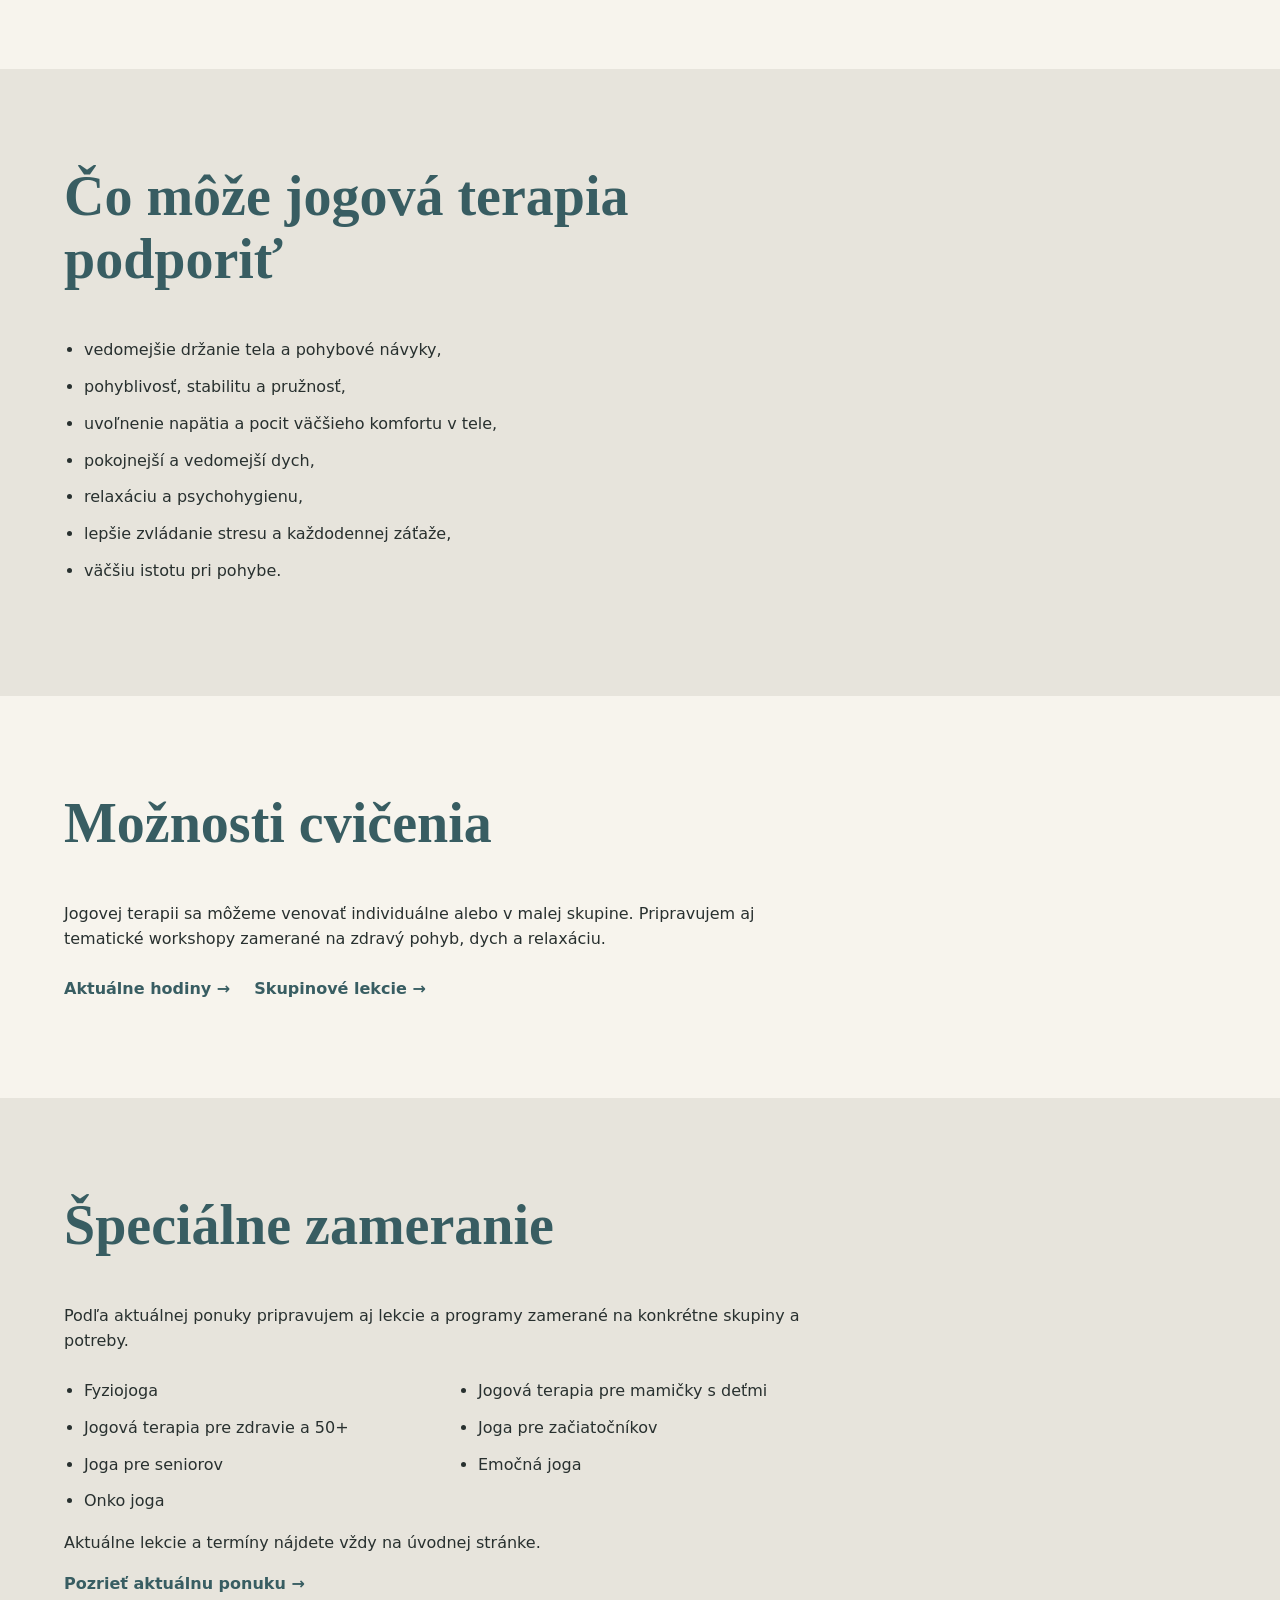
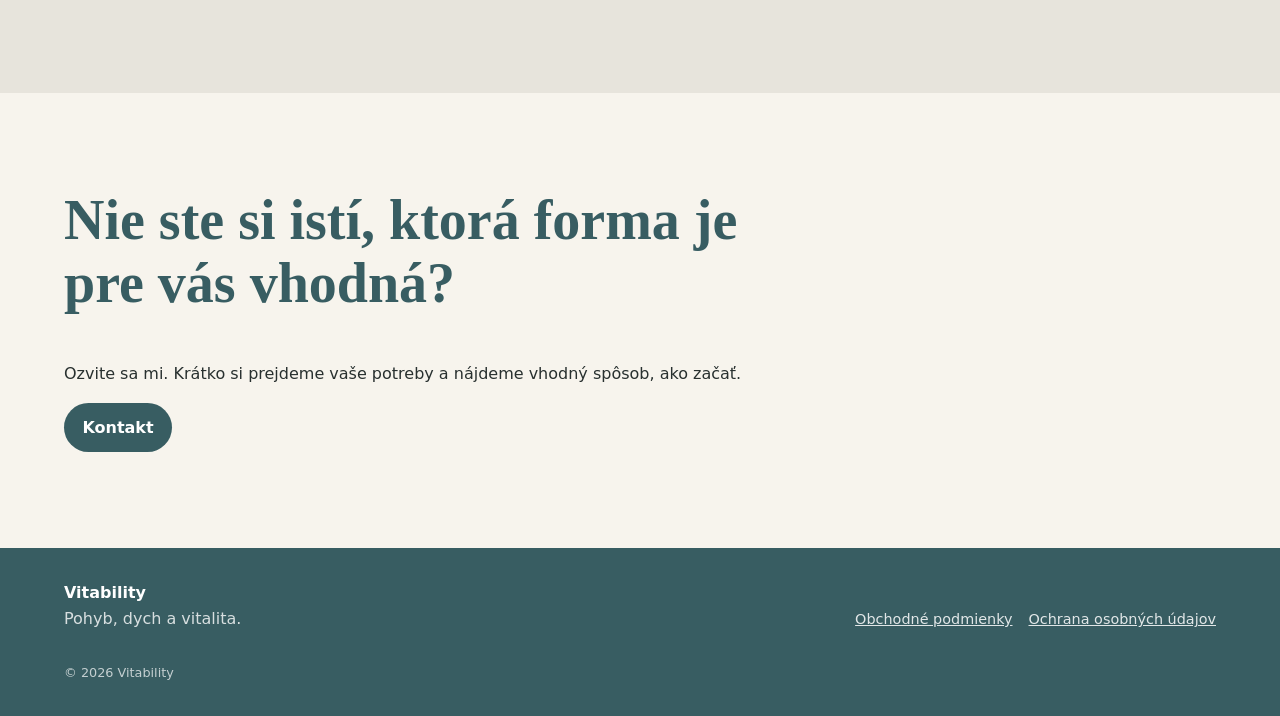
<file: jogova-terapia.html>
<!doctype html>
<html lang="sk">
<head>
  <meta charset="utf-8">
  <meta name="viewport" content="width=device-width, initial-scale=1">

  <meta
    name="description"
    content="Jogová terapia Vitability – jemný a individuálne prispôsobený pohyb, vedomý dych a relaxácia."
  >

  <title>Jogová terapia | Vitability</title>

  <link rel="stylesheet" href="css/styles.css">
  <script src="js/main.js" defer></script>
</head>

<body>
  <header class="site-header">
    <a class="brand" href="index.html#uvod" aria-label="Vitability – domov">
      <img
        class="brand-logo"
        src="assets/logo/vitability-v.png"
        alt=""
      >
      <span class="brand-name">Vitability</span>
    </a>

    <button
      class="menu-toggle"
      type="button"
      aria-expanded="false"
      aria-controls="main-nav"
    >
      <span class="sr-only">Otvoriť menu</span>
      <span></span>
      <span></span>
      <span></span>
    </button>

    <nav id="main-nav" class="main-nav" aria-label="Hlavná navigácia">
      <a href="index.html#uvod">Úvod</a>
      <a href="index.html#aktualne">Aktuálne</a>
      <a href="index.html#sluzby">Služby</a>
      <a href="index.html#blog">Blog</a>
      <a href="index.html#videa">Videá</a>
      <a href="o-mne.html">O mne</a>
      <a href="kontakt.html">Kontakt</a>
    </nav>
  </header>

  <main>

    <section class="section therapy-intro">
      <div class="therapy-content">
        <h1>Jogová terapia</h1>

        <p class="lead">
          Jemný a vedomý pohyb prispôsobený vášmu telu,
          možnostiam a aktuálnym potrebám.
        </p>

        <p>
          Jogová terapia prepája pohyb, dych, relaxáciu a všímavosť.
          Nejde o výkon ani o dokonalé pozície, ale o lepšie vnímanie
          vlastného tela a hľadanie pohybu, ktorý je bezpečný,
          zrozumiteľný a príjemný.
        </p>
      </div>
    </section>

    <section class="section section-soft therapy-for-who">
      <div class="therapy-content">
        <h2>Pre koho je vhodná</h2>

        <p>
          Jogovú terapiu prispôsobujem konkrétnemu človeku.
          Vhodná môže byť najmä pre:
        </p>

        <ul class="therapy-list">
          <li>začiatočníkov,</li>
          <li>ľudí vo veku 50+ a seniorov,</li>
          <li>ľudí so zdravotnými alebo pohybovými obmedzeniami,</li>
          <li>ľudí so sedavým zamestnaním alebo jednostrannou záťažou,</li>
          <li>ženy počas tehotenstva a po pôrode,</li>
          <li>ľudí, ktorým bežná skupinová lekcia nevyhovuje.</li>
        </ul>
      </div>
    </section>

    <section class="section therapy-how">
      <div class="therapy-content">
        <h2>Ako pracujeme</h2>

        <p>
          Tempo, rozsah aj náročnosť cvičenia prispôsobujem vašim
          možnostiam. Spoločne si všímame pohybové a dychové návyky
          a hľadáme jednoduché spôsoby, ktoré môžete využívať
          aj v každodennom živote.
        </p>

        <p>
          Podľa potreby prepájam jemnú jogu, fyzio cvičenia,
          vedomý pohyb, dychové techniky, relaxáciu a všímavosť.
        </p>

        <p class="values">
          Bez výkonu. Bez porovnávania. S rešpektom k vášmu telu.
        </p>
      </div>
    </section>

    <section class="section section-soft therapy-benefits">
      <div class="therapy-content">
        <h2>Čo môže jogová terapia podporiť</h2>

        <ul class="therapy-list">
          <li>vedomejšie držanie tela a pohybové návyky,</li>
          <li>pohyblivosť, stabilitu a pružnosť,</li>
          <li>uvoľnenie napätia a pocit väčšieho komfortu v tele,</li>
          <li>pokojnejší a vedomejší dych,</li>
          <li>relaxáciu a psychohygienu,</li>
          <li>lepšie zvládanie stresu a každodennej záťaže,</li>
          <li>väčšiu istotu pri pohybe.</li>
        </ul>
      </div>
    </section>

    <section class="section therapy-options">
      <div class="therapy-content">
        <h2>Možnosti cvičenia</h2>

        <p>
          Jogovej terapii sa môžeme venovať individuálne alebo
          v malej skupine. Pripravujem aj tematické workshopy
          zamerané na zdravý pohyb, dych a relaxáciu.
        </p>

        <div class="therapy-links">
          <a class="text-link" href="index.html#aktualne">
            Aktuálne hodiny →
          </a>

          <a class="text-link" href="skupinove-lekcie.html">
            Skupinové lekcie →
          </a>
        </div>
      </div>
    </section>

    <section class="section section-soft therapy-special">
      <div class="therapy-content">
        <h2>Špeciálne zameranie</h2>

        <p>
          Podľa aktuálnej ponuky pripravujem aj lekcie a programy
          zamerané na konkrétne skupiny a potreby.
        </p>

        <ul class="therapy-list therapy-types">
          <li>Fyziojoga</li>
          <li>Jogová terapia pre zdravie a 50+</li>
          <li>Joga pre seniorov</li>
          <li>Onko joga</li>
          <li>Jogová terapia pre mamičky s deťmi</li>
          <li>Joga pre začiatočníkov</li>
          <li>Emočná joga</li>
        </ul>

        <p>
          Aktuálne lekcie a termíny nájdete vždy na úvodnej stránke.
        </p>

        <a class="text-link" href="index.html#aktualne">
          Pozrieť aktuálnu ponuku →
        </a>
      </div>
    </section>

    <section class="section therapy-cta">
      <div class="therapy-content">
        <h2>Nie ste si istí, ktorá forma je pre vás vhodná?</h2>

        <p>
          Ozvite sa mi. Krátko si prejdeme vaše potreby
          a nájdeme vhodný spôsob, ako začať.
        </p>

        <a class="button button-primary" href="kontakt.html">
          Kontakt
        </a>
      </div>
    </section>

  </main>

  <footer class="site-footer">
    <div class="footer-main">
      <div>
        <strong>Vitability</strong>
        <p>Pohyb, dych a vitalita.</p>
      </div>

      <div class="footer-links">
        <a href="obchodne-podmienky.html">
          Obchodné podmienky
        </a>

        <a href="ochrana-osobnych-udajov.html">
          Ochrana osobných údajov
        </a>
      </div>
    </div>

    <p class="footer-copy">
      © <span id="year"></span> Vitability
    </p>
  </footer>
</body>
</html>
</file>
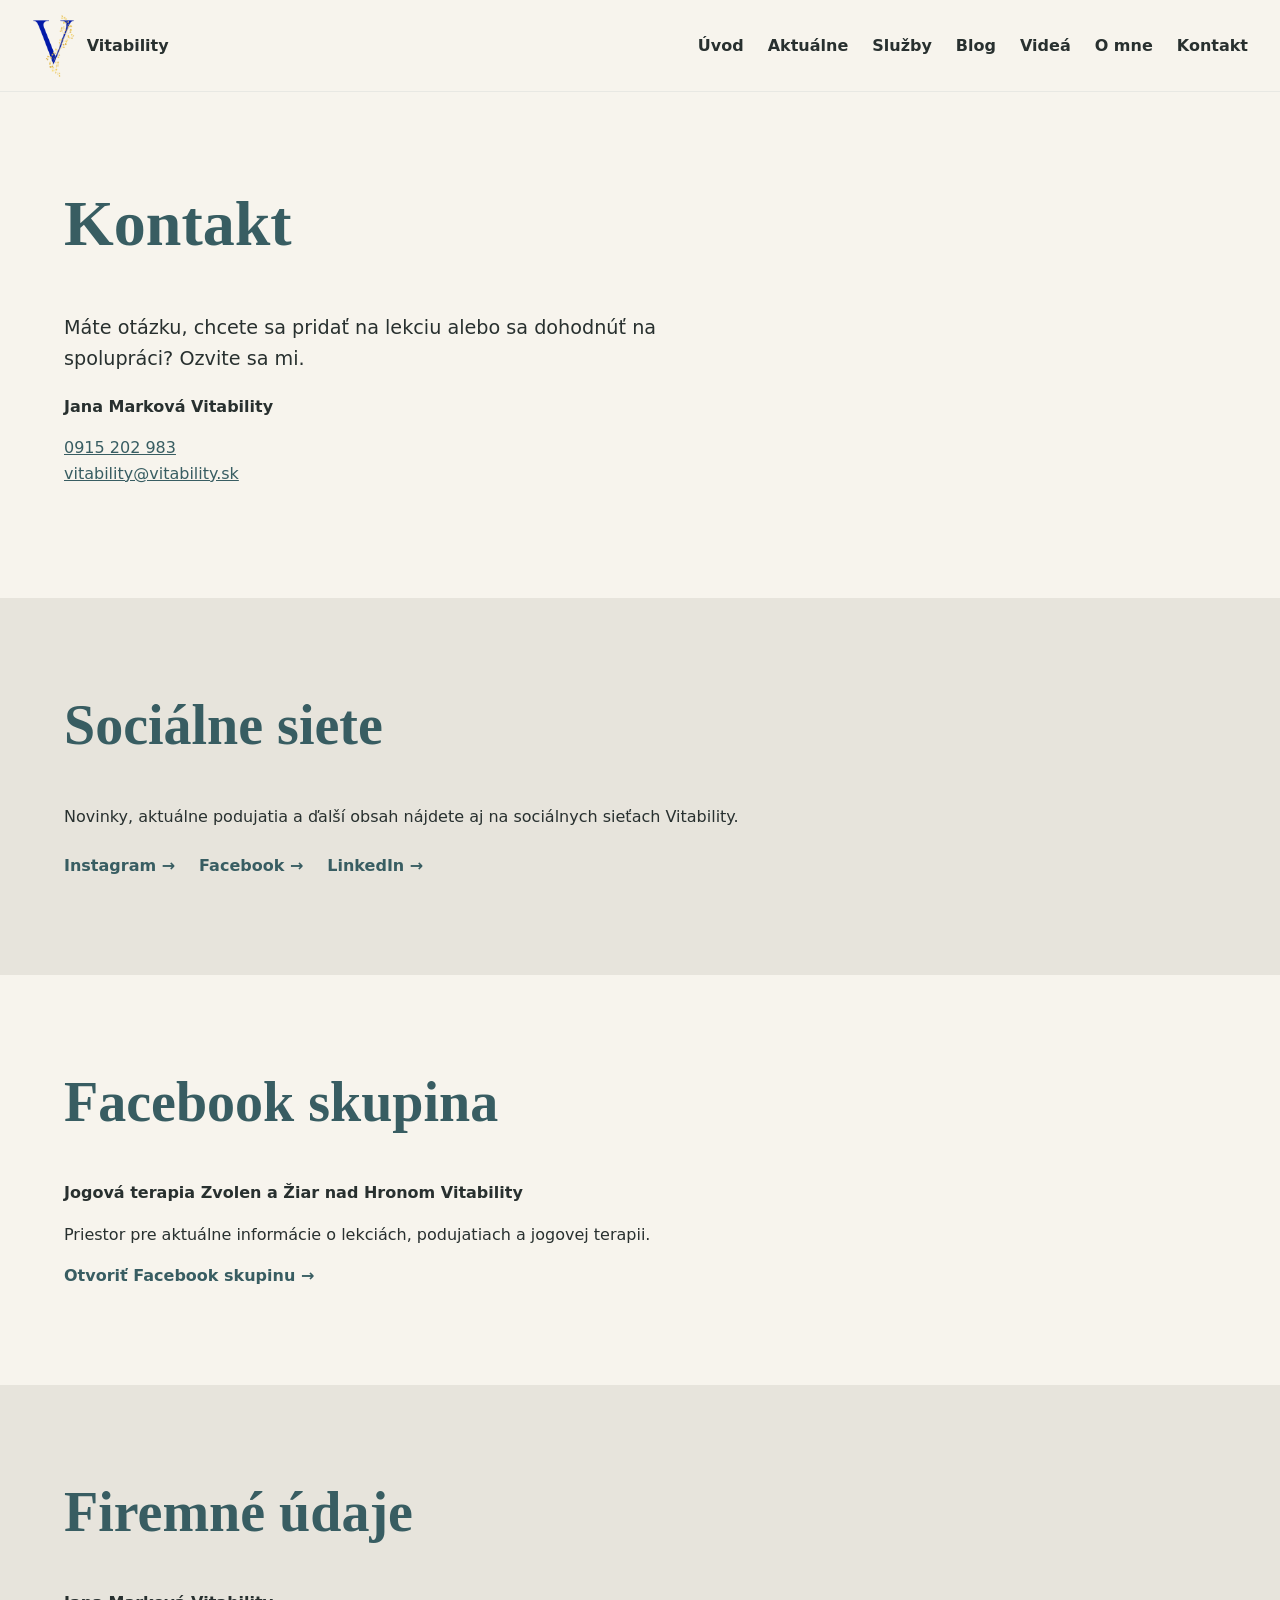
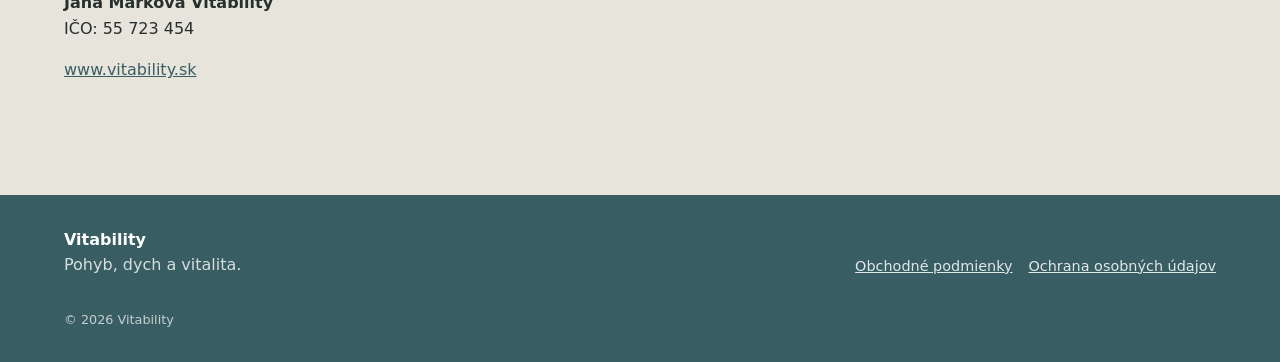
<file: kontakt.html>
<!doctype html>
<html lang="sk">
<head>
  <meta charset="utf-8">
  <meta name="viewport" content="width=device-width, initial-scale=1">

  <meta
    name="description"
    content="Kontakt na Janu Markovú Vitability."
  >

  <title>Kontakt | Vitability</title>

  <link rel="stylesheet" href="css/styles.css">
  <script src="js/main.js" defer></script>
</head>

<body>
  <header class="site-header">
    <a class="brand" href="index.html#uvod" aria-label="Vitability – domov">
      <img
        class="brand-logo"
        src="assets/logo/vitability-v.png"
        alt=""
      >
      <span class="brand-name">Vitability</span>
    </a>

    <button
      class="menu-toggle"
      type="button"
      aria-expanded="false"
      aria-controls="main-nav"
    >
      <span class="sr-only">Otvoriť menu</span>
      <span></span>
      <span></span>
      <span></span>
    </button>

    <nav id="main-nav" class="main-nav" aria-label="Hlavná navigácia">
      <a href="index.html#uvod">Úvod</a>
      <a href="index.html#aktualne">Aktuálne</a>
      <a href="index.html#sluzby">Služby</a>
      <a href="index.html#blog">Blog</a>
      <a href="index.html#videa">Videá</a>
      <a href="o-mne.html">O mne</a>
      <a href="kontakt.html" aria-current="page">Kontakt</a>
    </nav>
  </header>

  <main>

    <section class="section contact-intro">
      <div class="contact-content">
        <h1>Kontakt</h1>

        <p class="lead">
          Máte otázku, chcete sa pridať na lekciu alebo sa dohodnúť
          na spolupráci? Ozvite sa mi.
        </p>

        <p>
          <strong>Jana Marková Vitability</strong>
        </p>

        <p>
          <a href="tel:+421915202983">
            0915 202 983
          </a>
          <br>

          <a href="mailto:vitability@vitability.sk">
            vitability@vitability.sk
          </a>
        </p>
      </div>
    </section>

    <section class="section section-soft contact-social">
      <div class="contact-content">
        <h2>Sociálne siete</h2>

        <p>
          Novinky, aktuálne podujatia a ďalší obsah nájdete
          aj na sociálnych sieťach Vitability.
        </p>

        <div class="social-links">
          <a
            class="text-link"
            href="https://www.instagram.com/vitability.sk/"
            target="_blank"
            rel="noopener noreferrer"
          >
            Instagram →
          </a>

          <a
            class="text-link"
            href="https://www.facebook.com/groups/1446833262777193"
            target="_blank"
            rel="noopener noreferrer"
          >
            Facebook →
          </a>

          <a
            class="text-link"
            href="https://www.linkedin.com/in/jana-markov%C3%A1-vitability/"
            target="_blank"
            rel="noopener noreferrer"
          >
            LinkedIn →
          </a>
        </div>
      </div>
    </section>

    <section class="section contact-community">
      <div class="contact-content">
        <h2>Facebook skupina</h2>

        <p>
          <strong>
            Jogová terapia Zvolen a Žiar nad Hronom Vitability
          </strong>
        </p>

        <p>
          Priestor pre aktuálne informácie o lekciách,
          podujatiach a jogovej terapii.
        </p>

        <a
          class="text-link"
          href="https://www.facebook.com/groups/DUMMY"
          target="_blank"
          rel="noopener noreferrer"
        >
          Otvoriť Facebook skupinu →
        </a>
      </div>
    </section>

    <section class="section section-soft contact-business">
      <div class="contact-content">
        <h2>Firemné údaje</h2>

        <p>
          <strong>Jana Marková Vitability</strong><br>
          IČO: 55 723 454
        </p>

        <p>
          <a href="https://www.vitability.sk">
            www.vitability.sk
          </a>
        </p>
      </div>
    </section>

  </main>

  <footer class="site-footer">
    <div class="footer-main">
      <div>
        <strong>Vitability</strong>
        <p>Pohyb, dych a vitalita.</p>
      </div>

      <div class="footer-links">
        <a href="obchodne-podmienky.html">
          Obchodné podmienky
        </a>

        <a href="ochrana-osobnych-udajov.html">
          Ochrana osobných údajov
        </a>
      </div>
    </div>

    <p class="footer-copy">
      © <span id="year"></span> Vitability
    </p>
  </footer>
</body>
</html>
</file>
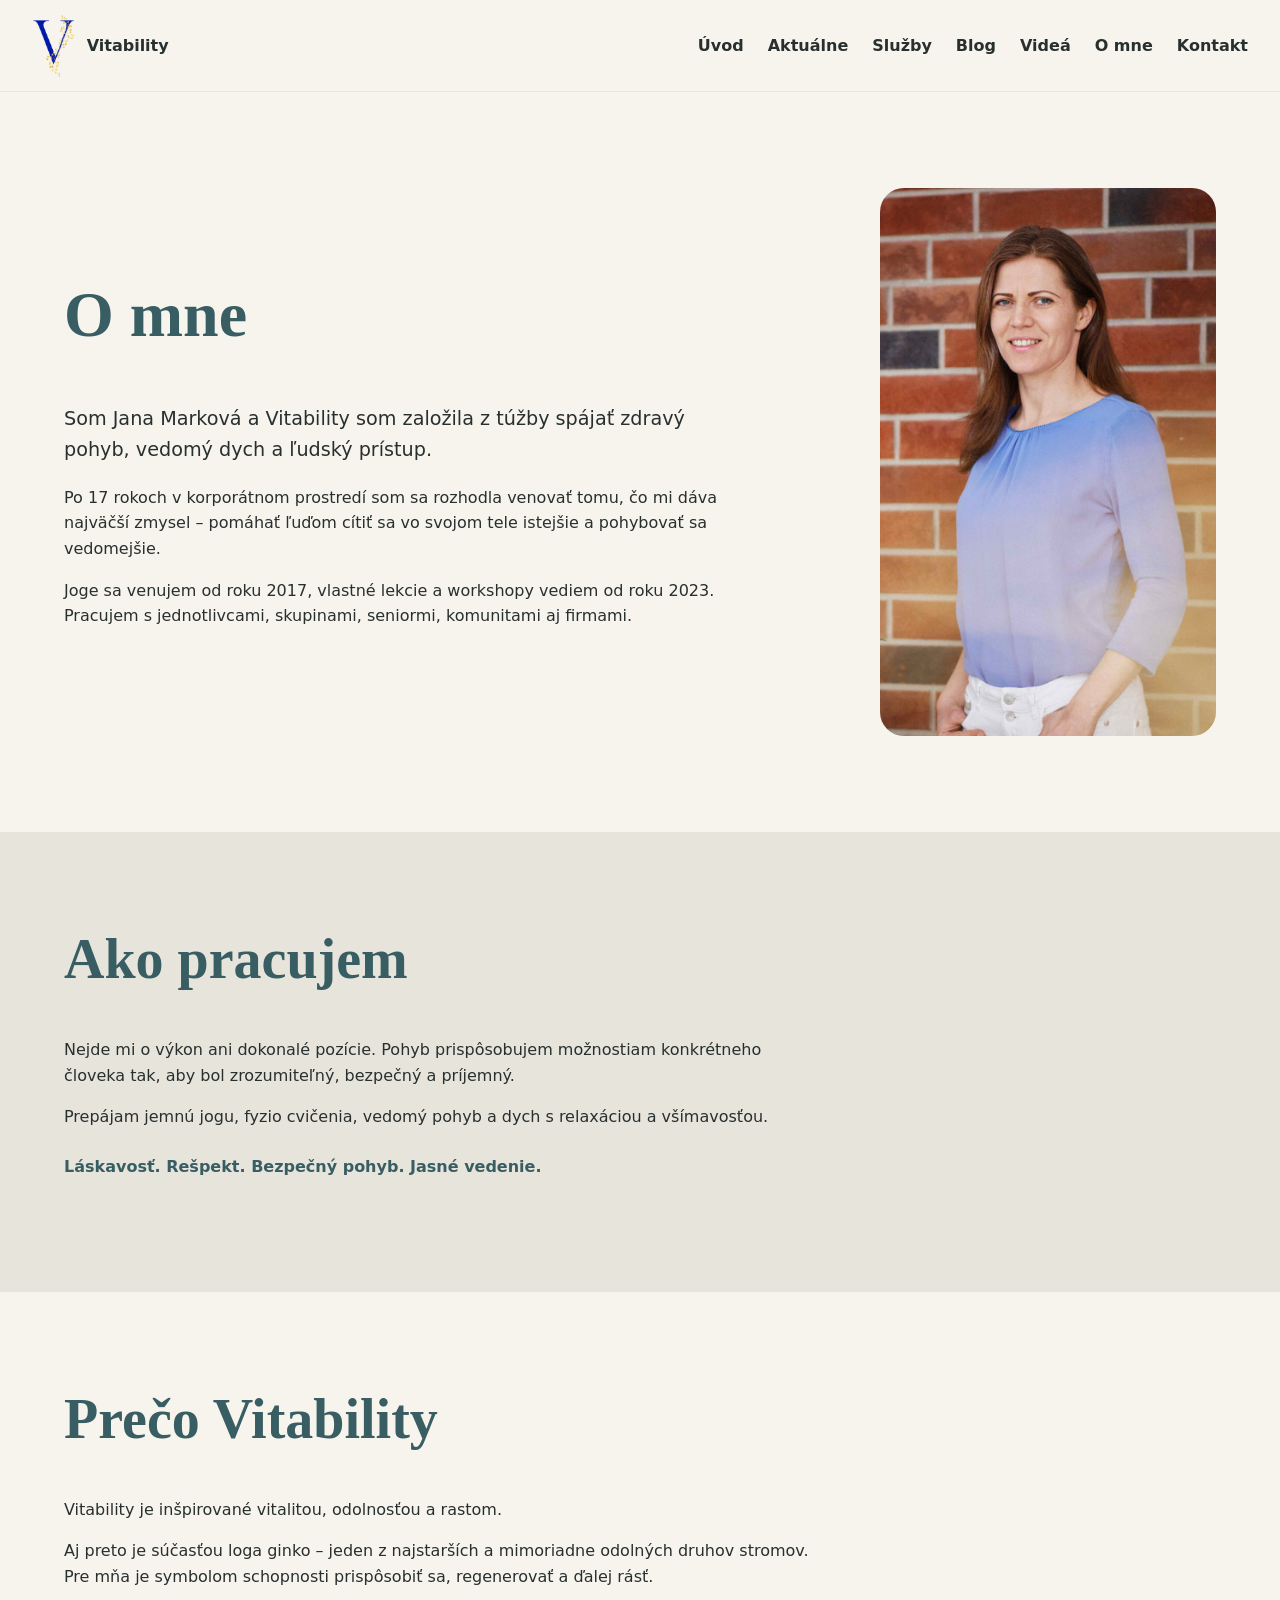
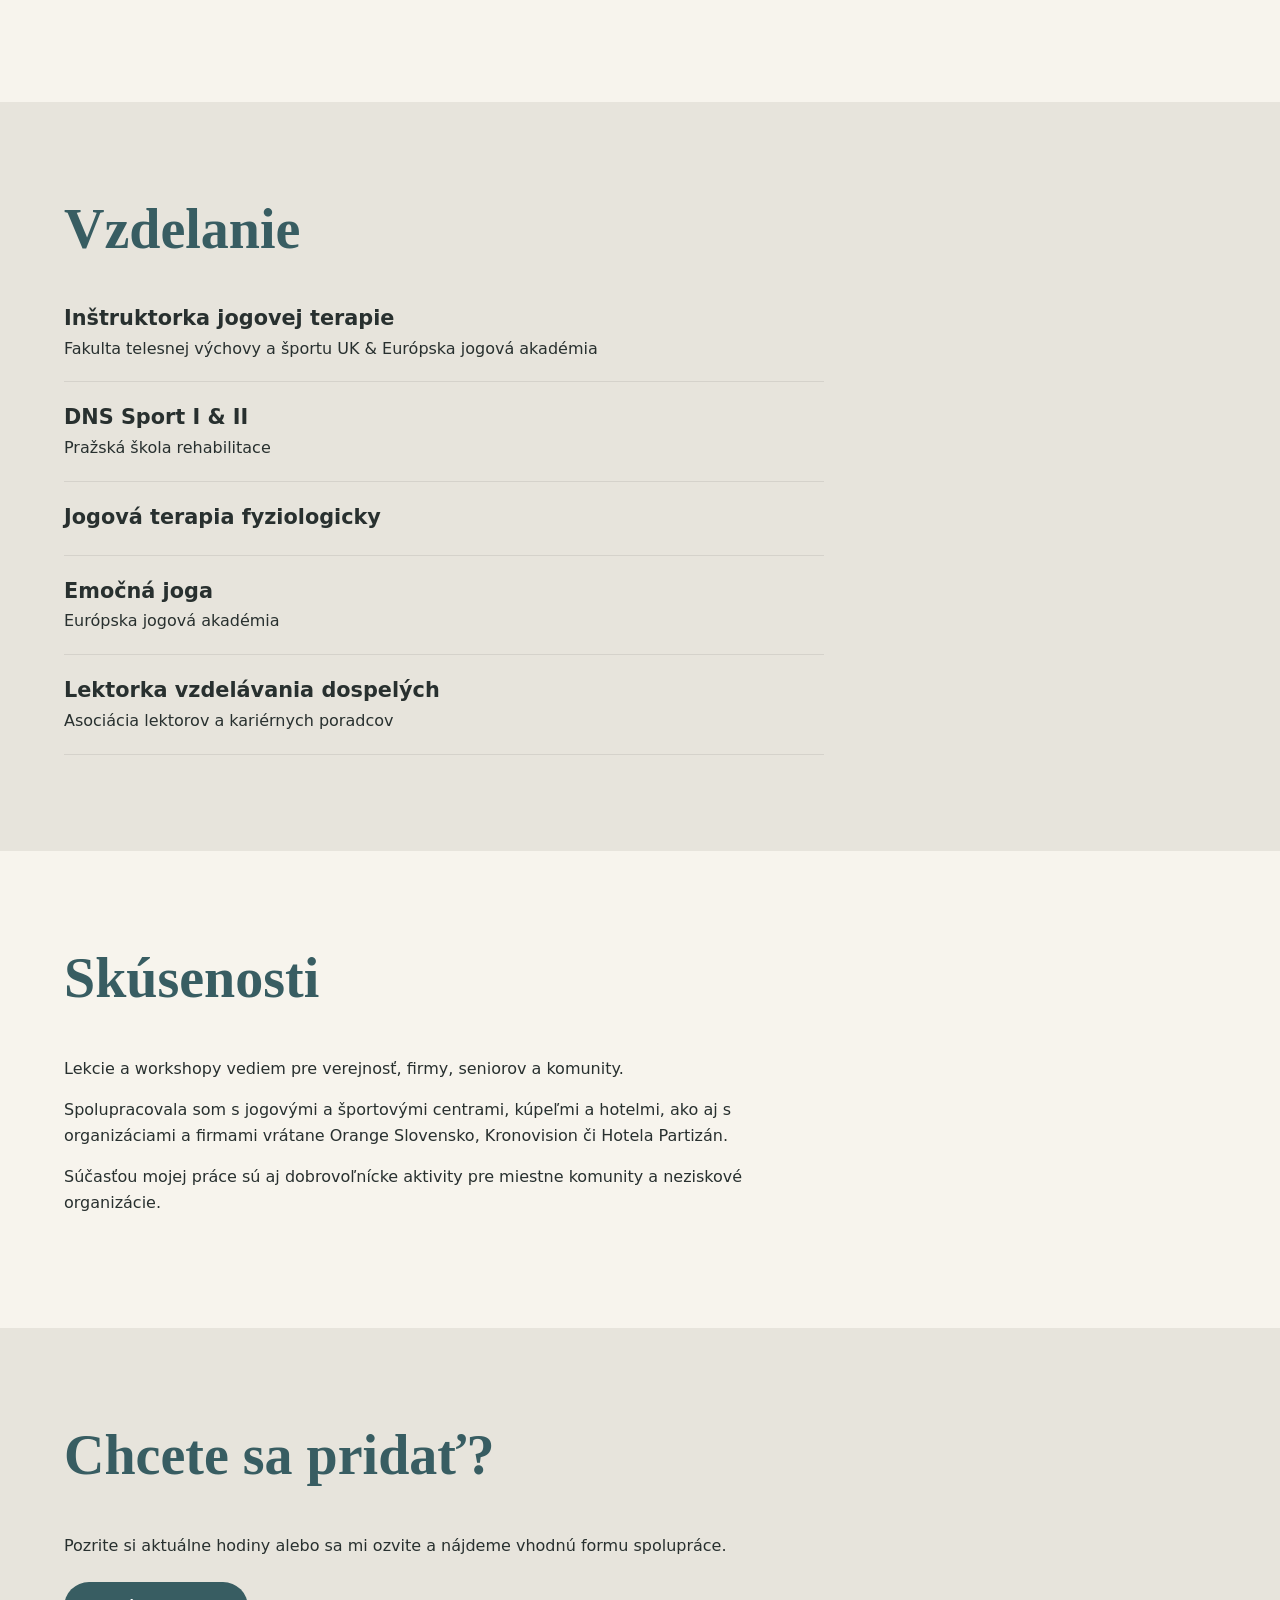
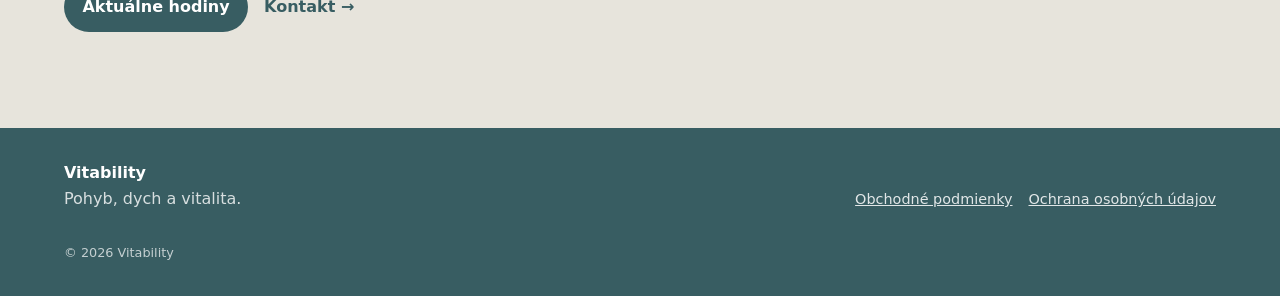
<file: o-mne.html>
<!doctype html>
<html lang="sk">
<head>
  <meta charset="utf-8">
  <meta name="viewport" content="width=device-width, initial-scale=1">

  <meta
    name="description"
    content="O Jane Markovej a Vitability – jogová terapia, vedomý pohyb, dych a ľudský prístup."
  >

  <title>O mne | Vitability</title>

  <link rel="stylesheet" href="css/styles.css">
  <script src="js/main.js" defer></script>
</head>

<body>
  <header class="site-header">
    <a class="brand" href="index.html#uvod" aria-label="Vitability – domov">
      <img
        class="brand-logo"
        src="assets/logo/vitability-v.png"
        alt=""
      >
      <span class="brand-name">Vitability</span>
    </a>

    <button
      class="menu-toggle"
      type="button"
      aria-expanded="false"
      aria-controls="main-nav"
    >
      <span class="sr-only">Otvoriť menu</span>
      <span></span>
      <span></span>
      <span></span>
    </button>

    <nav id="main-nav" class="main-nav" aria-label="Hlavná navigácia">
      <a href="index.html#uvod">Úvod</a>
      <a href="index.html#aktualne">Aktuálne</a>
      <a href="index.html#sluzby">Služby</a>
      <a href="index.html#blog">Blog</a>
      <a href="index.html#videa">Videá</a>
      <a href="o-mne.html" aria-current="page">O mne</a>
      <a href="kontakt.html">Kontakt</a>
    </nav>
  </header>

  <main>
    <section class="section about-page-intro">
      <div class="about-page-grid">
        <div class="about-page-copy">
          <h1>O mne</h1>

          <p class="lead">
            Som Jana Marková a Vitability som založila z túžby spájať
            zdravý pohyb, vedomý dych a ľudský prístup.
          </p>

          <p>
            Po 17 rokoch v korporátnom prostredí som sa rozhodla venovať
            tomu, čo mi dáva najväčší zmysel – pomáhať ľuďom cítiť sa
            vo svojom tele istejšie a pohybovať sa vedomejšie.
          </p>

          <p>
            Joge sa venujem od roku 2017, vlastné lekcie a workshopy
            vediem od roku 2023. Pracujem s jednotlivcami, skupinami,
            seniormi, komunitami aj firmami.
          </p>
        </div>

        <div class="about-page-image">
          <img
            src="assets/images/janka_bussiness.jpg"
            alt="Jana Marková z Vitability"
          >
        </div>
      </div>
    </section>

    <section class="section section-soft about-method">
      <div class="about-content">
        <h2>Ako pracujem</h2>

        <p>
          Nejde mi o výkon ani dokonalé pozície. Pohyb prispôsobujem
          možnostiam konkrétneho človeka tak, aby bol zrozumiteľný,
          bezpečný a príjemný.
        </p>

        <p>
          Prepájam jemnú jogu, fyzio cvičenia, vedomý pohyb a dych
          s relaxáciou a všímavosťou.
        </p>

        <p class="values">
          Láskavosť. Rešpekt. Bezpečný pohyb. Jasné vedenie.
        </p>
      </div>
    </section>

    <section class="section about-vitability">
      <div class="about-content">
        <h2>Prečo Vitability</h2>

        <p>
          Vitability je inšpirované vitalitou, odolnosťou a rastom.
        </p>

        <p>
          Aj preto je súčasťou loga ginko – jeden z najstarších
          a mimoriadne odolných druhov stromov. Pre mňa je symbolom
          schopnosti prispôsobiť sa, regenerovať a ďalej rásť.
        </p>
      </div>
    </section>

    <section class="section section-soft about-education">
      <div class="about-content">
        <h2>Vzdelanie</h2>

        <div class="education-list">
          <div class="education-item">
            <h3>Inštruktorka jogovej terapie</h3>
            <p>
              Fakulta telesnej výchovy a športu UK
              & Európska jogová akadémia
            </p>
          </div>

          <div class="education-item">
            <h3>DNS Sport I & II</h3>
            <p>Pražská škola rehabilitace</p>
          </div>

          <div class="education-item">
            <h3>Jogová terapia fyziologicky</h3>
          </div>

          <div class="education-item">
            <h3>Emočná joga</h3>
            <p>Európska jogová akadémia</p>
          </div>

          <div class="education-item">
            <h3>Lektorka vzdelávania dospelých</h3>
            <p>Asociácia lektorov a kariérnych poradcov</p>
          </div>
        </div>
      </div>
    </section>

    <section class="section about-experience">
      <div class="about-content">
        <h2>Skúsenosti</h2>

        <p>
          Lekcie a workshopy vediem pre verejnosť, firmy,
          seniorov a komunity.
        </p>

        <p>
          Spolupracovala som s jogovými a športovými centrami,
          kúpeľmi a hotelmi, ako aj s organizáciami a firmami
          vrátane Orange Slovensko, Kronovision či Hotela Partizán.
        </p>

        <p>
          Súčasťou mojej práce sú aj dobrovoľnícke aktivity
          pre miestne komunity a neziskové organizácie.
        </p>
      </div>
    </section>

    <section class="section section-soft about-cta">
      <div class="about-content">
        <h2>Chcete sa pridať?</h2>

        <p>
          Pozrite si aktuálne hodiny alebo sa mi ozvite
          a nájdeme vhodnú formu spolupráce.
        </p>

        <div class="about-actions">
          <a class="button button-primary" href="index.html#aktualne">
            Aktuálne hodiny
          </a>

          <a class="text-link" href="kontakt.html">
            Kontakt →
          </a>
        </div>
      </div>
    </section>
  </main>

  <footer class="site-footer">
    <div class="footer-main">
      <div>
        <strong>Vitability</strong>
        <p>Pohyb, dych a vitalita.</p>
      </div>

      <div class="footer-links">
        <a href="obchodne-podmienky.html">
          Obchodné podmienky
        </a>

        <a href="ochrana-osobnych-udajov.html">
          Ochrana osobných údajov
        </a>
      </div>
    </div>

    <p class="footer-copy">
      © <span id="year"></span> Vitability
    </p>
  </footer>
</body>
</html>
</file>
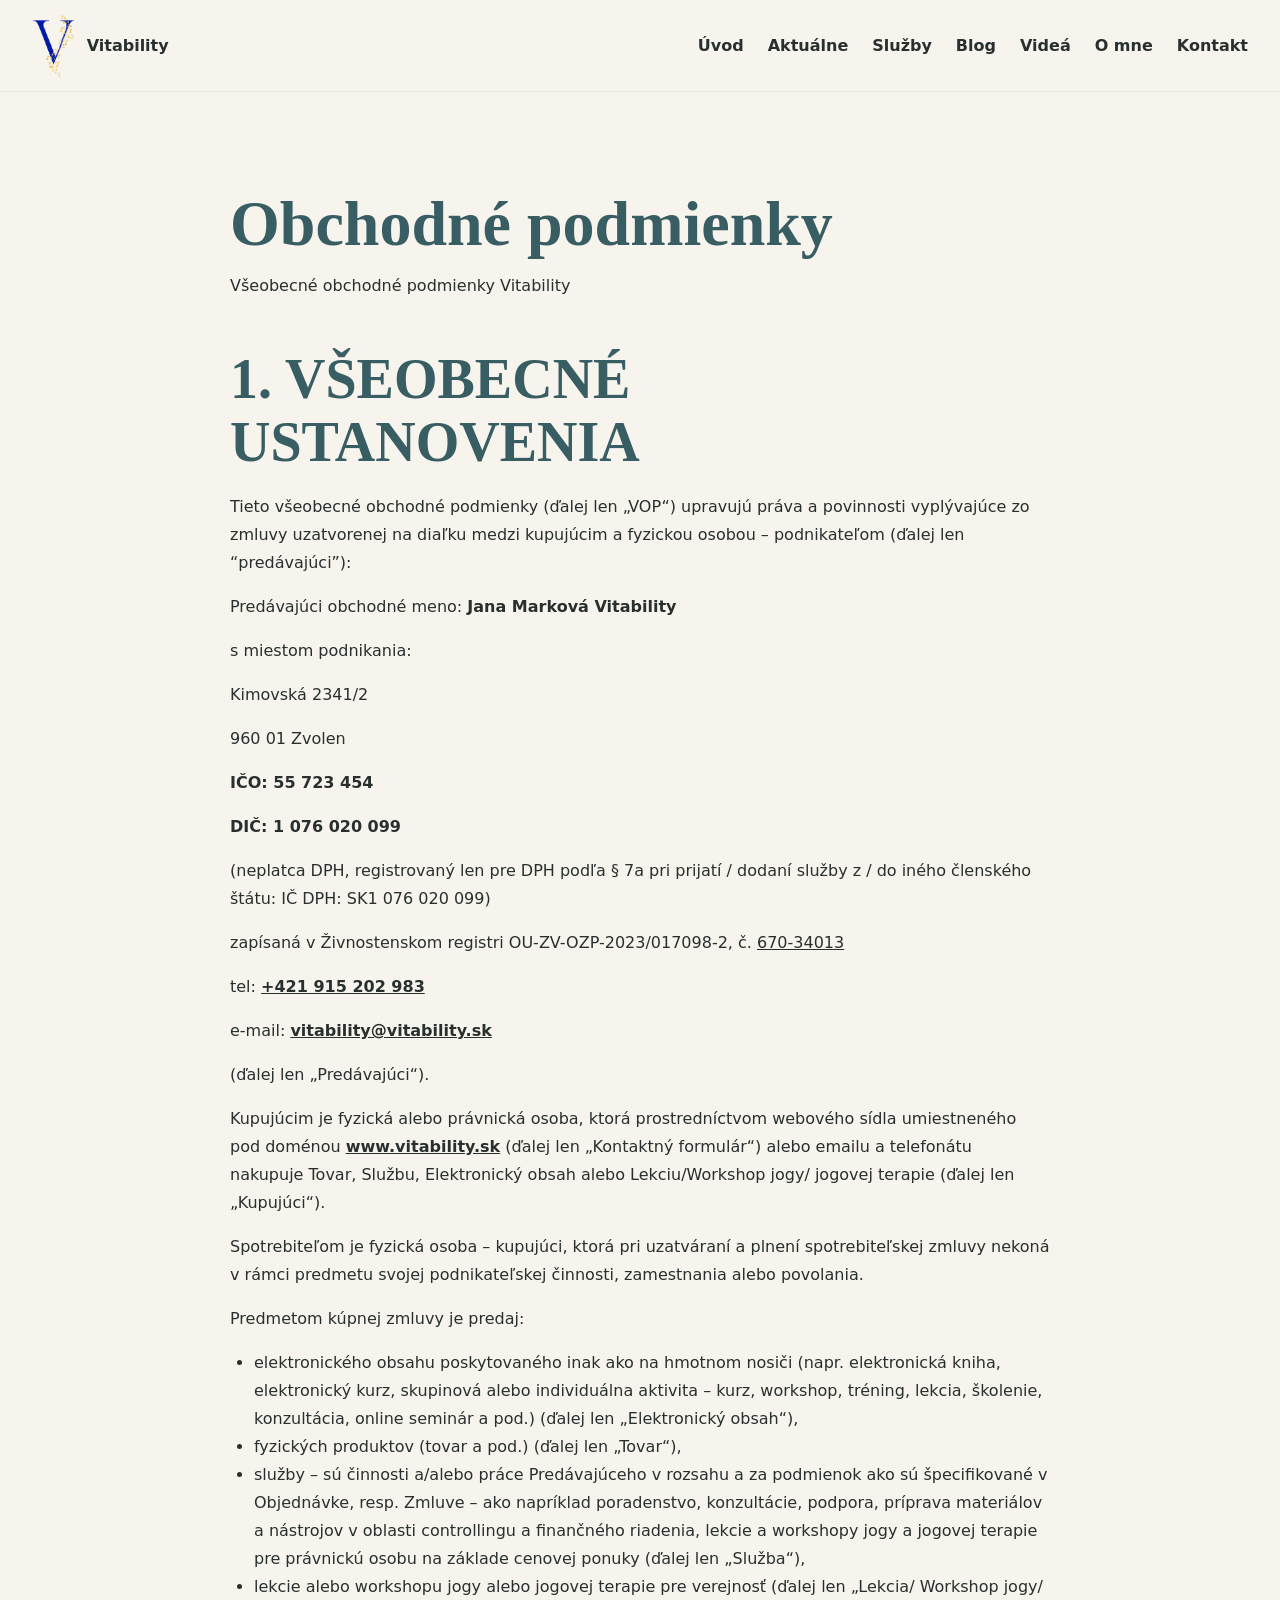
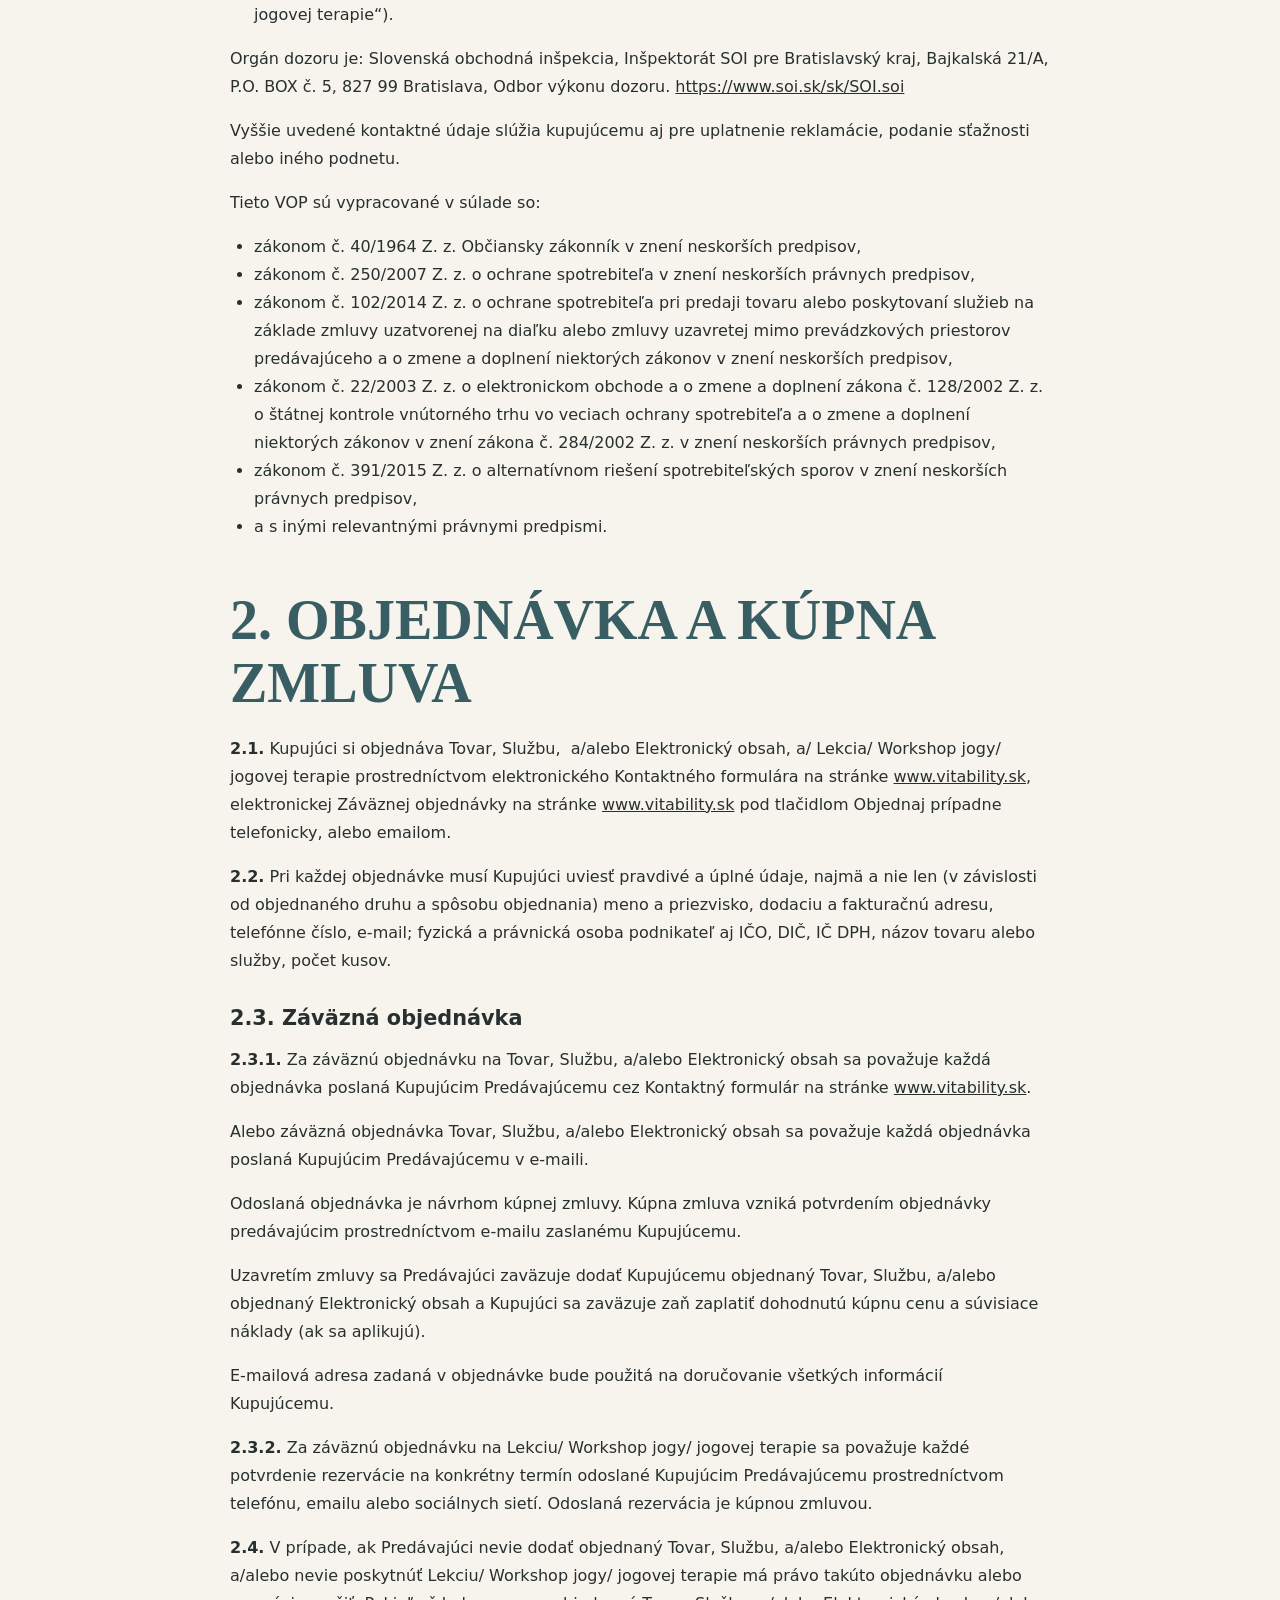
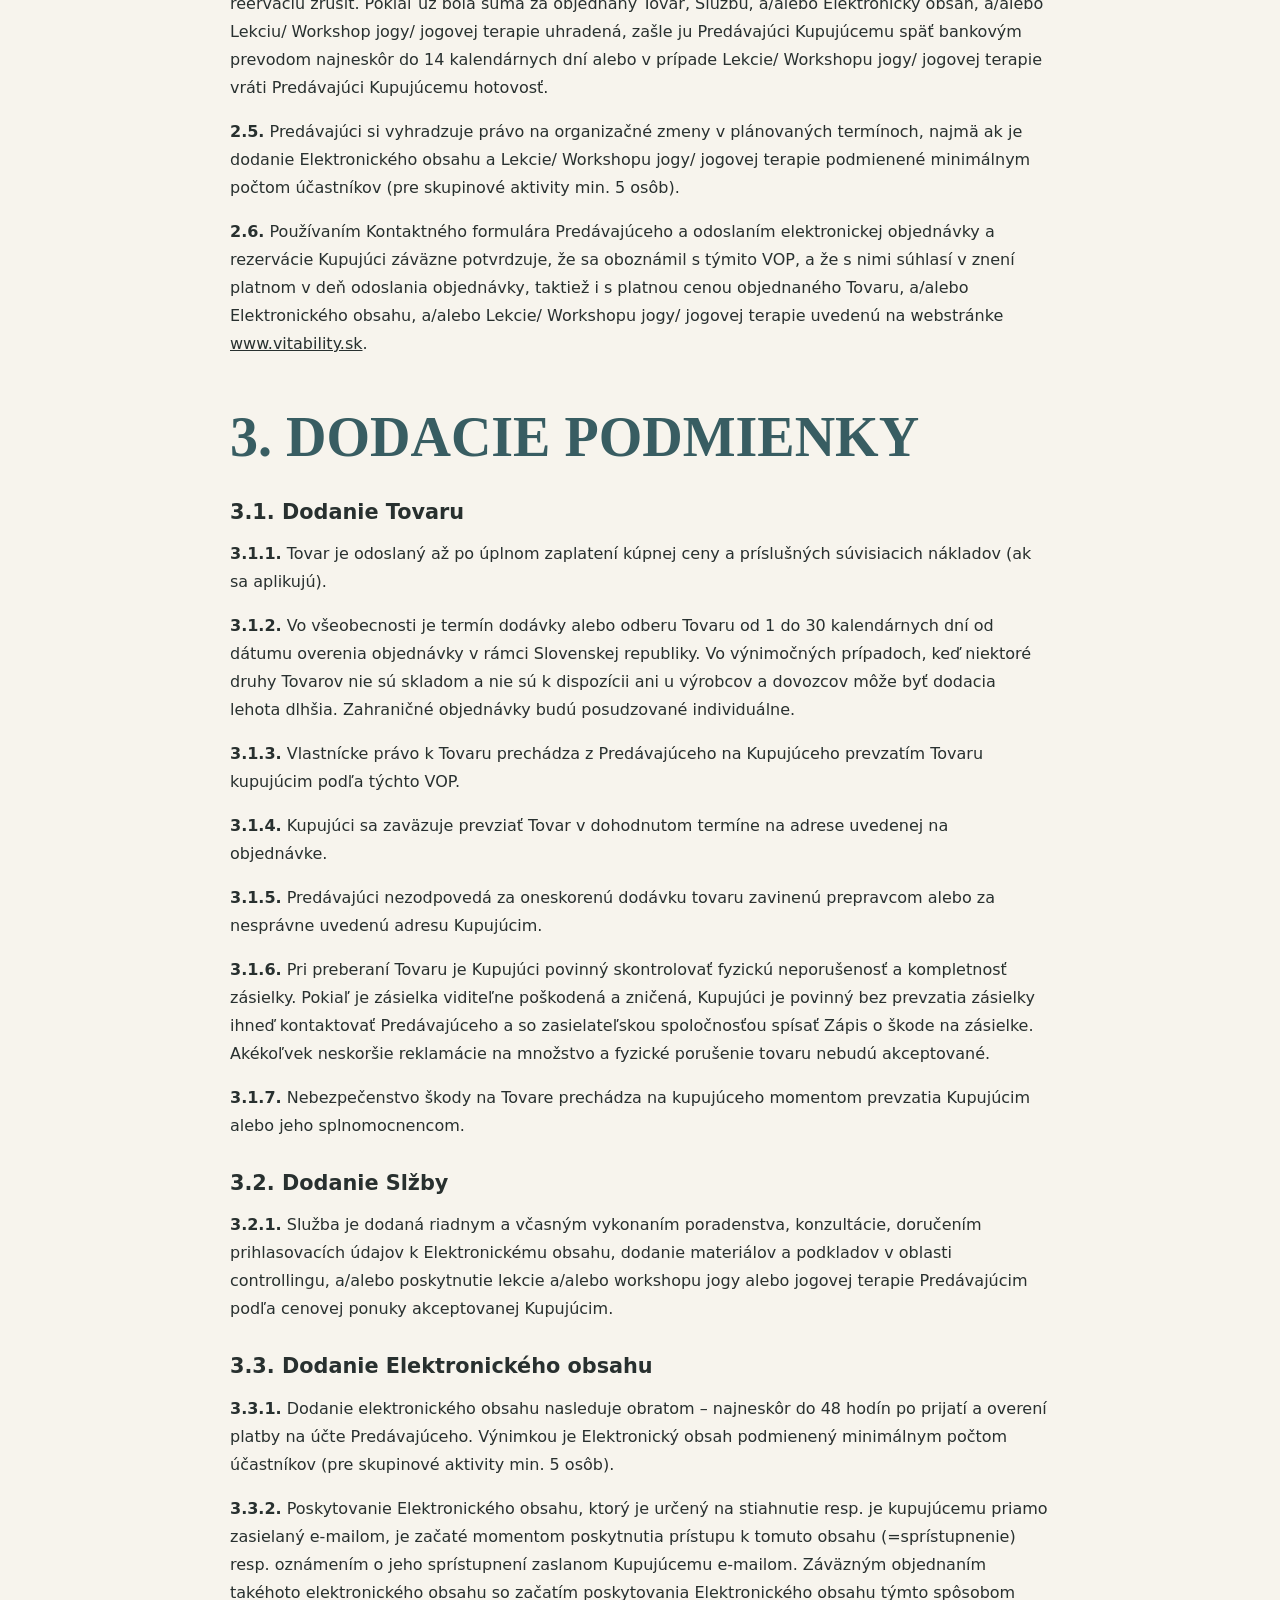
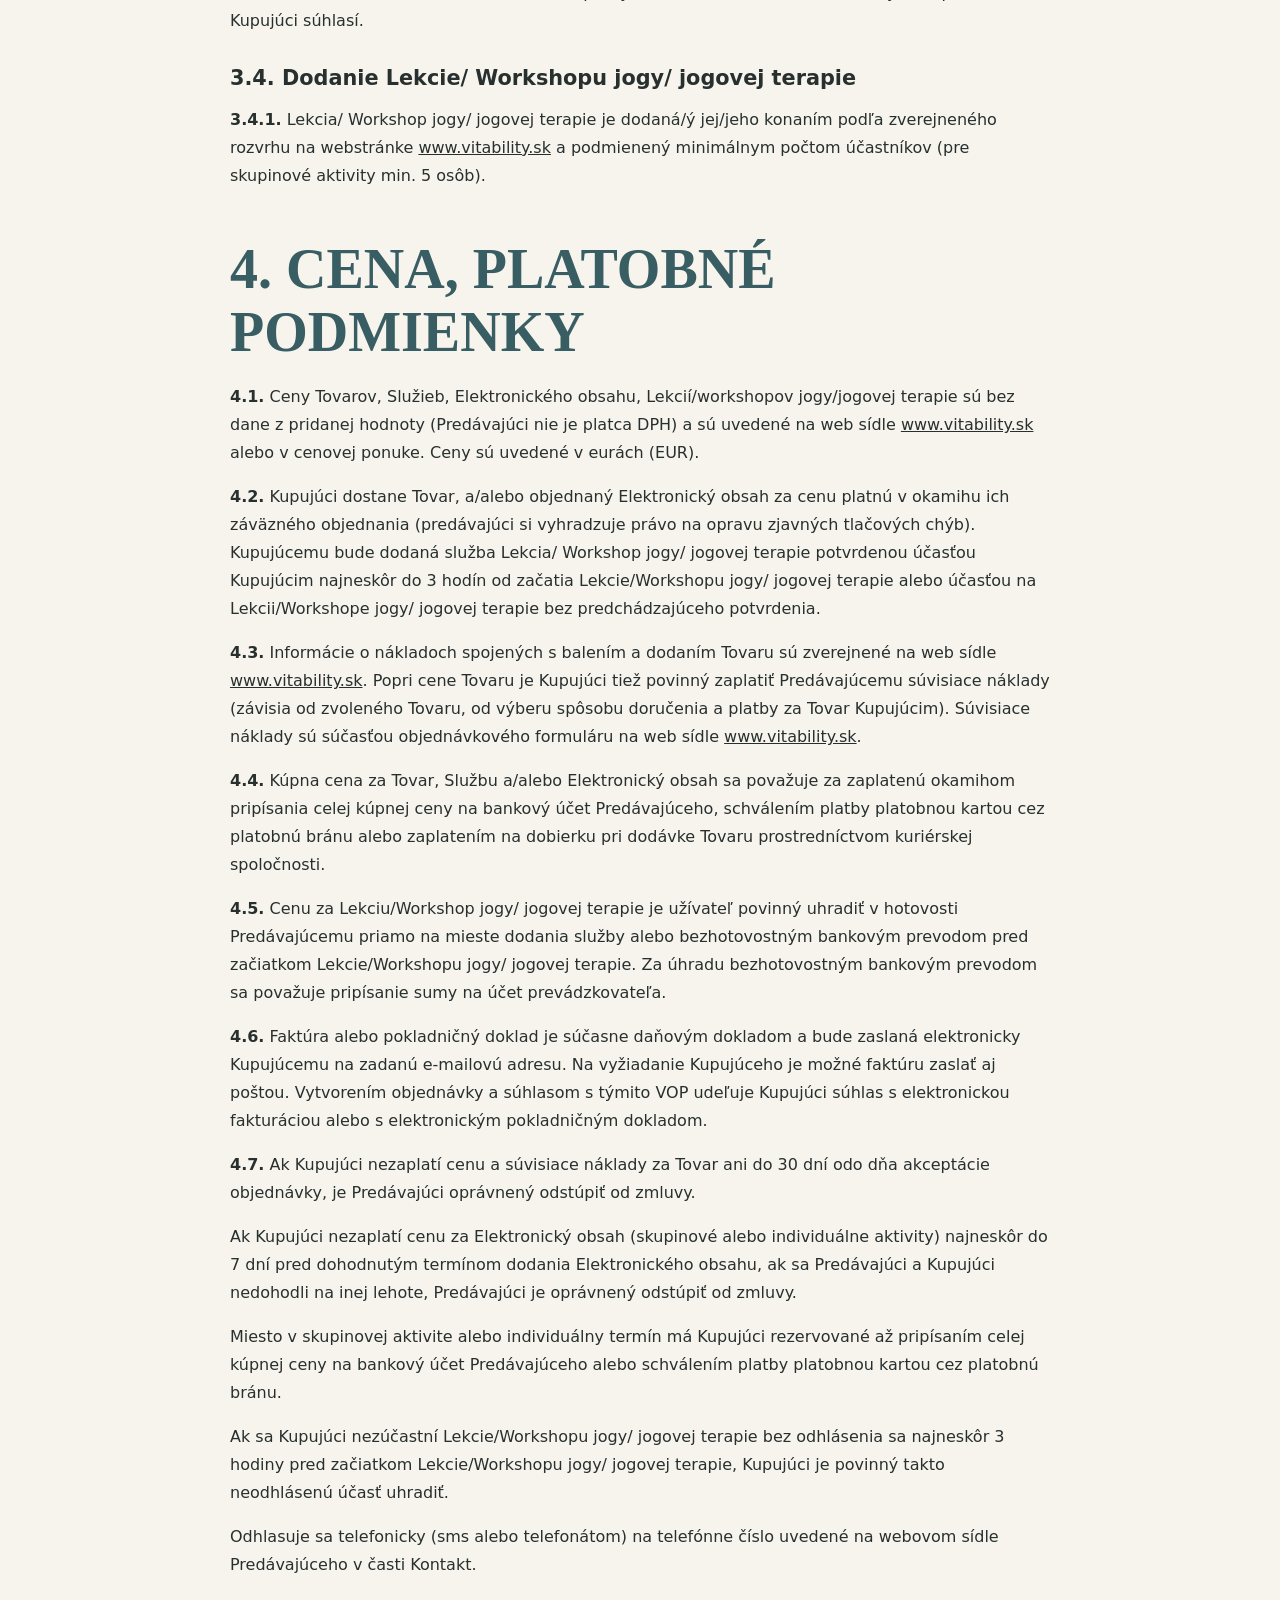
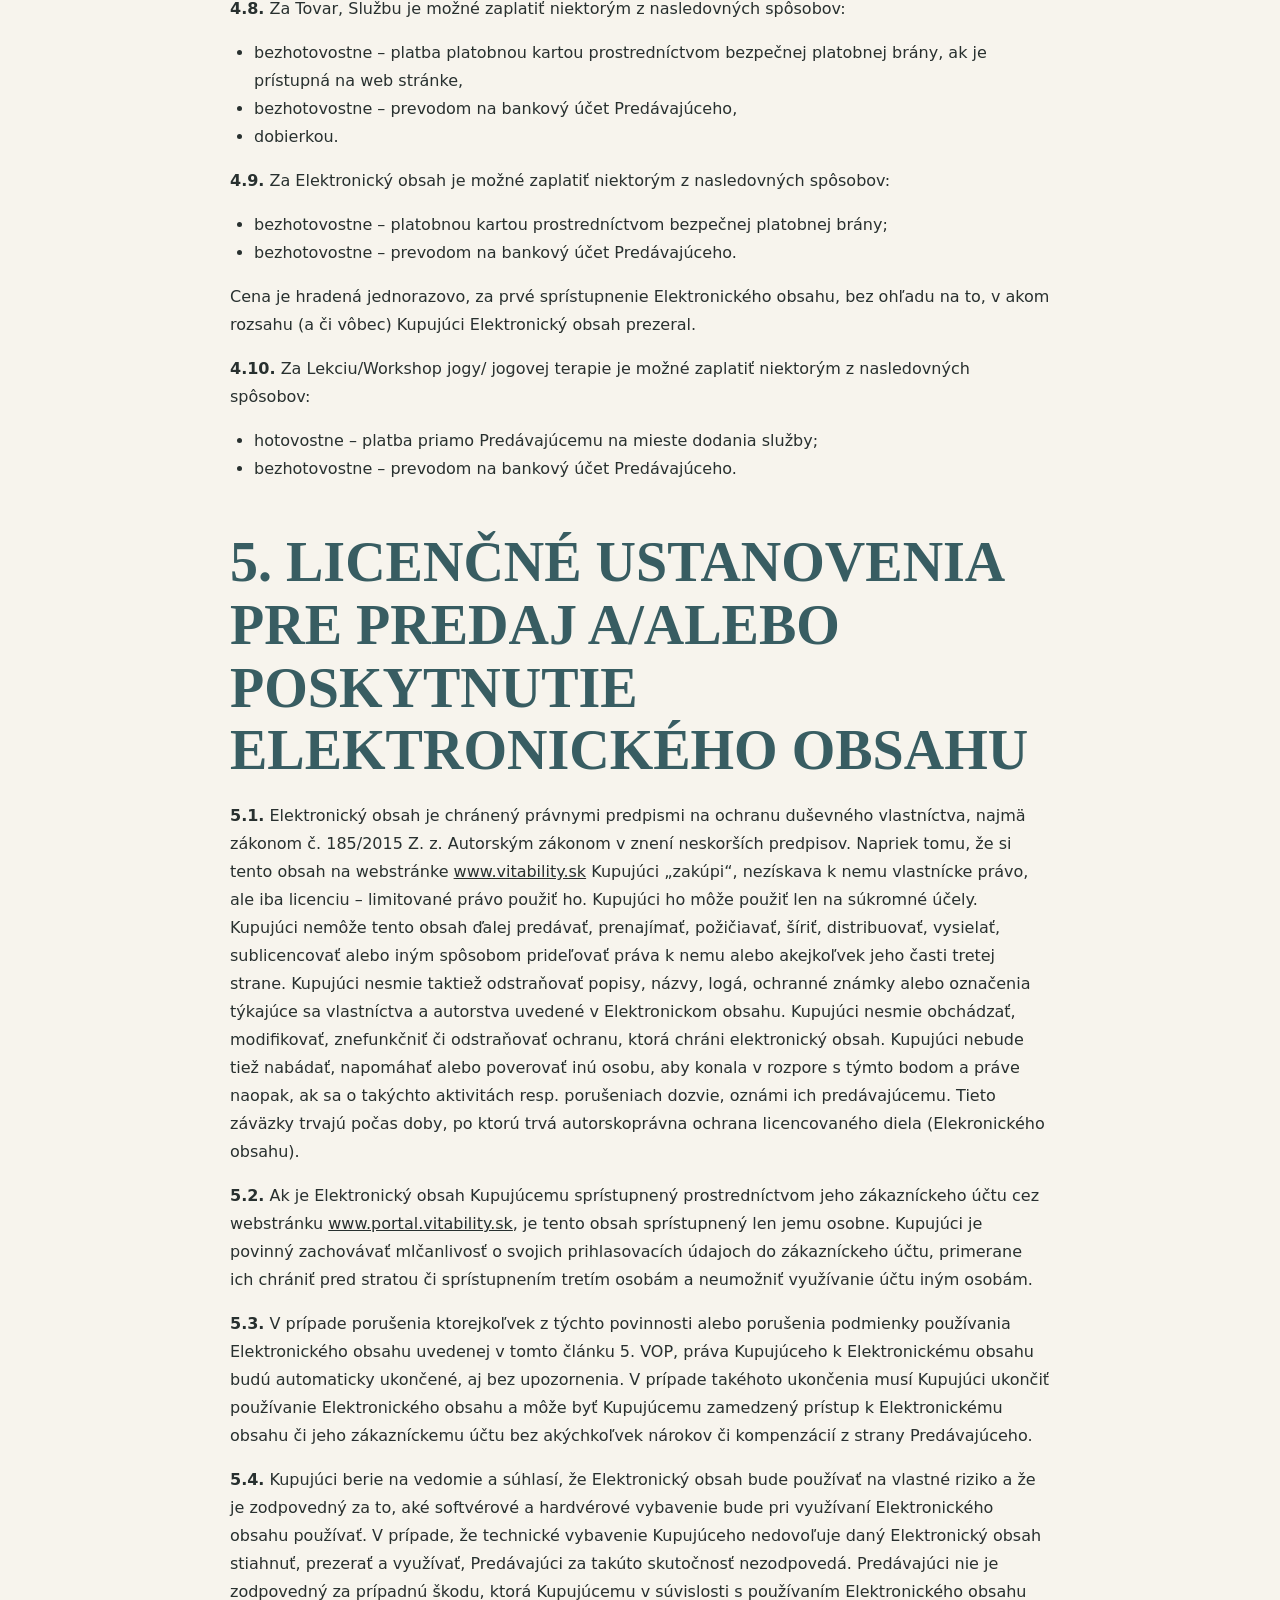
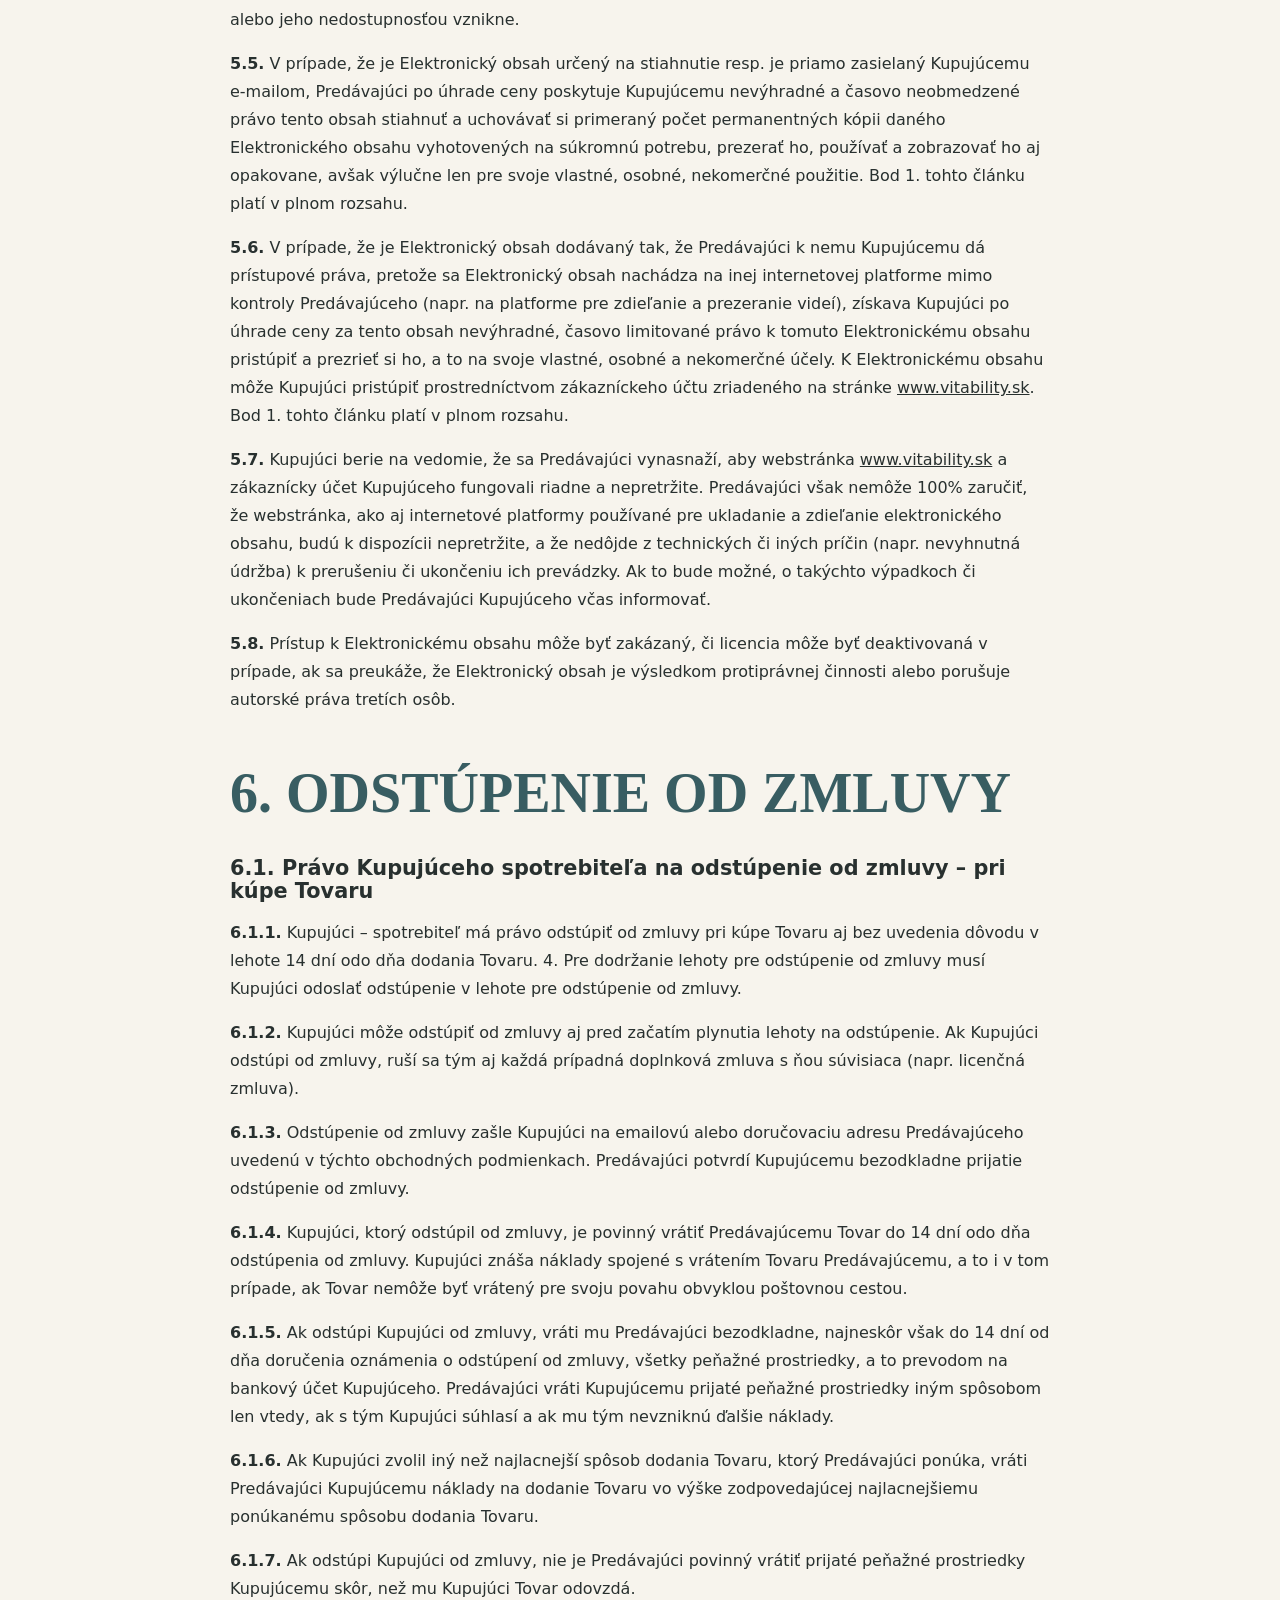
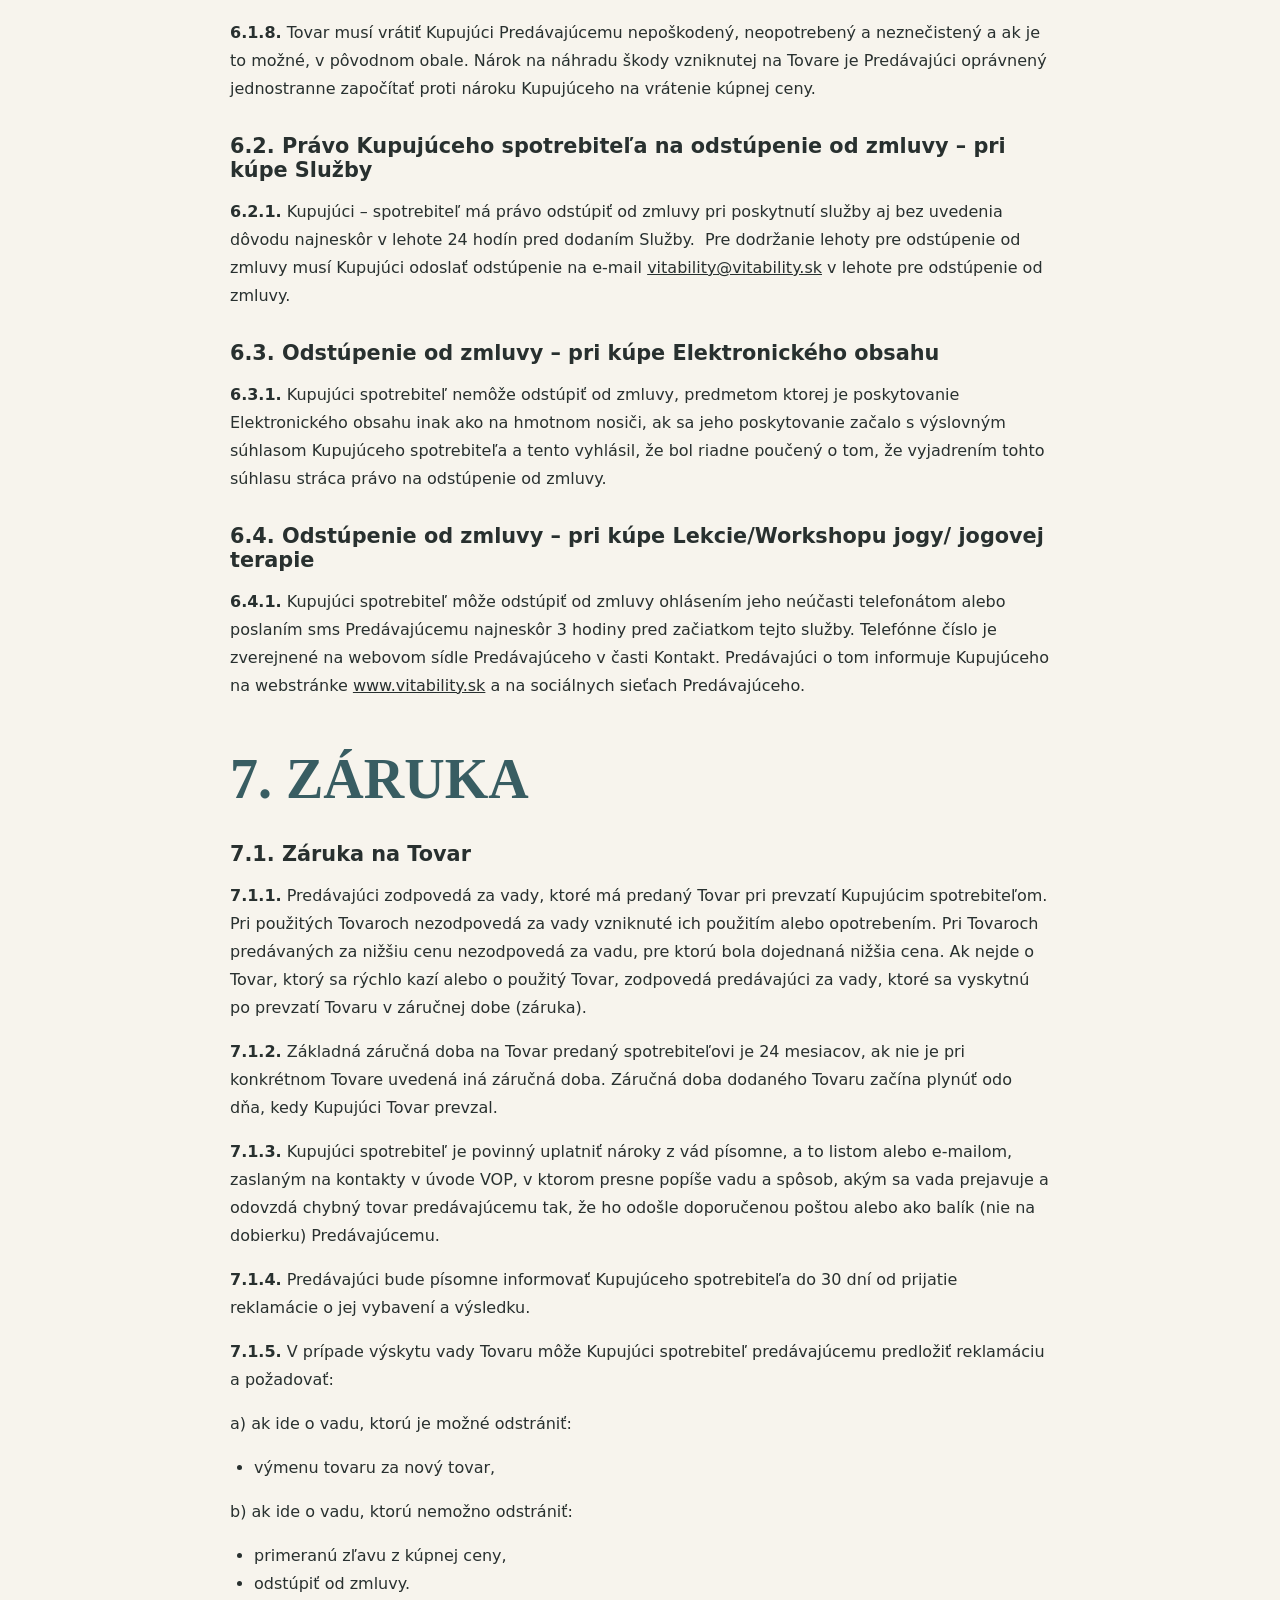
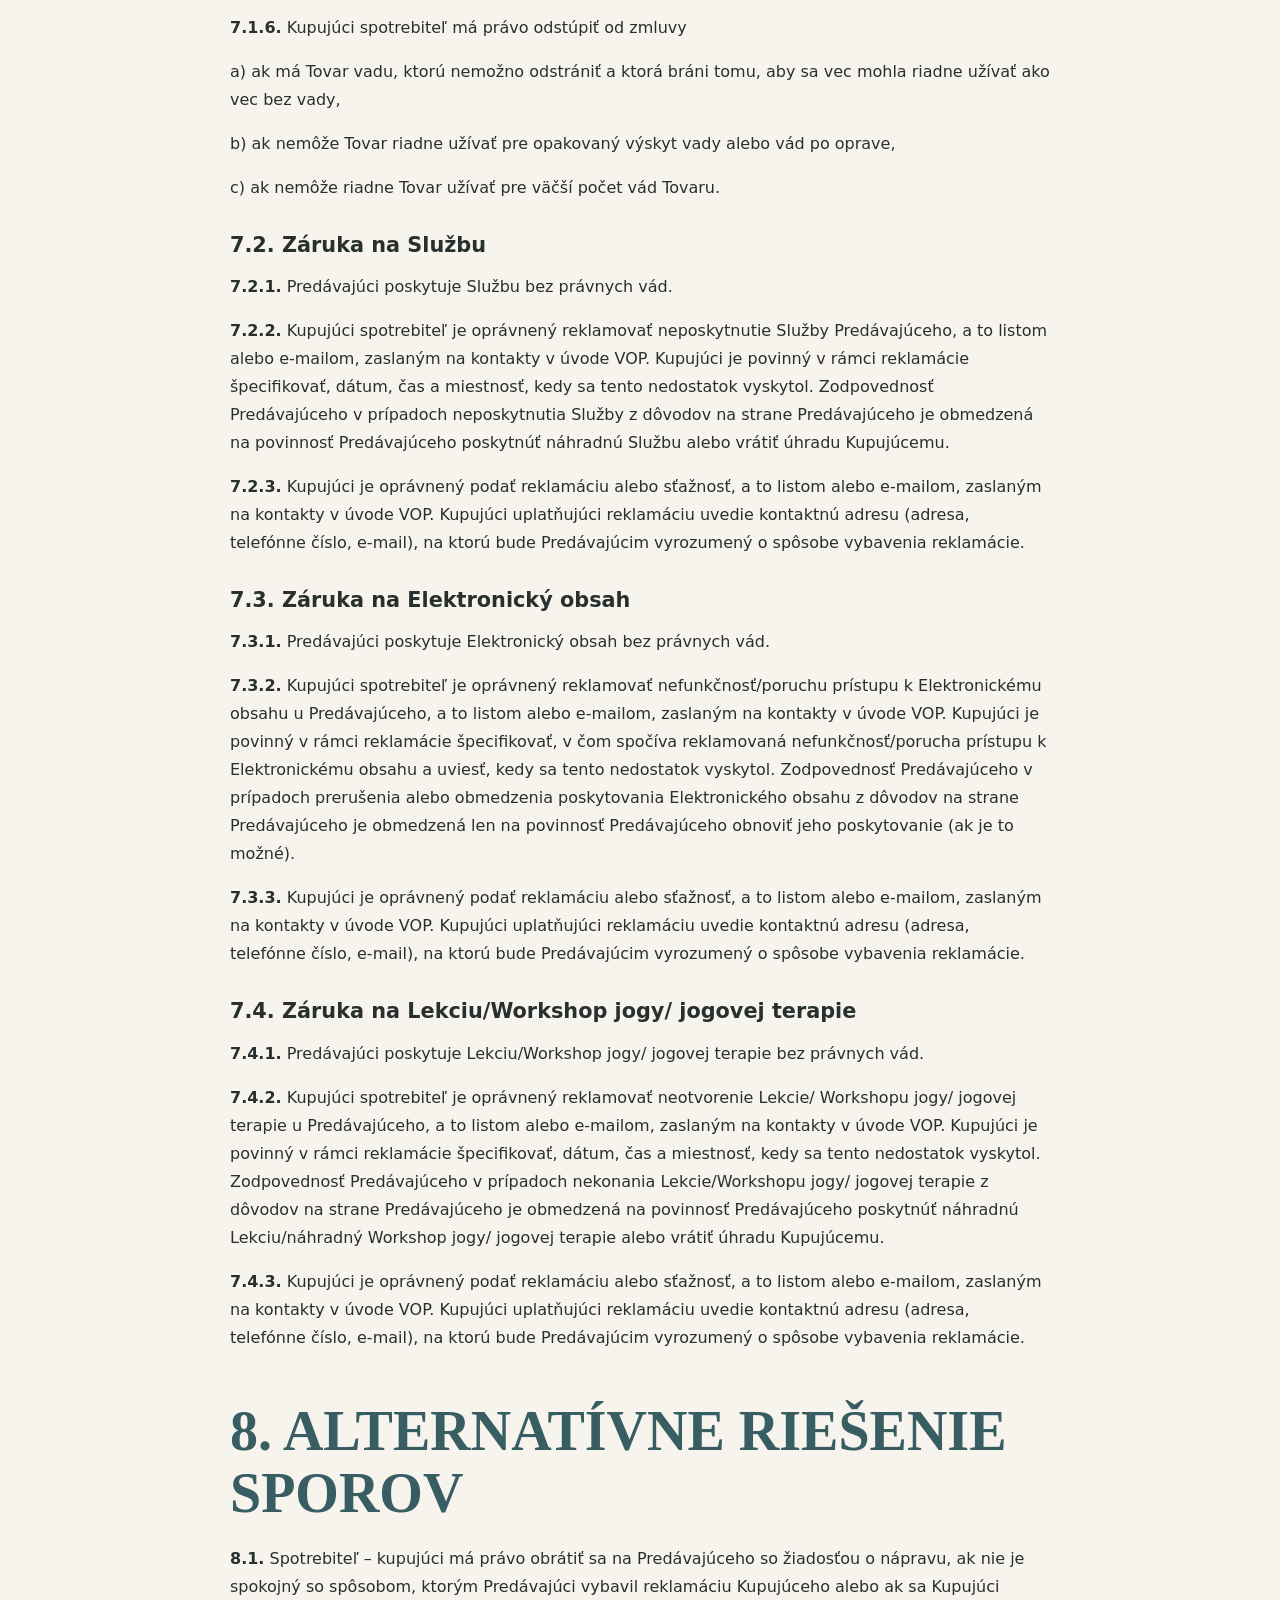
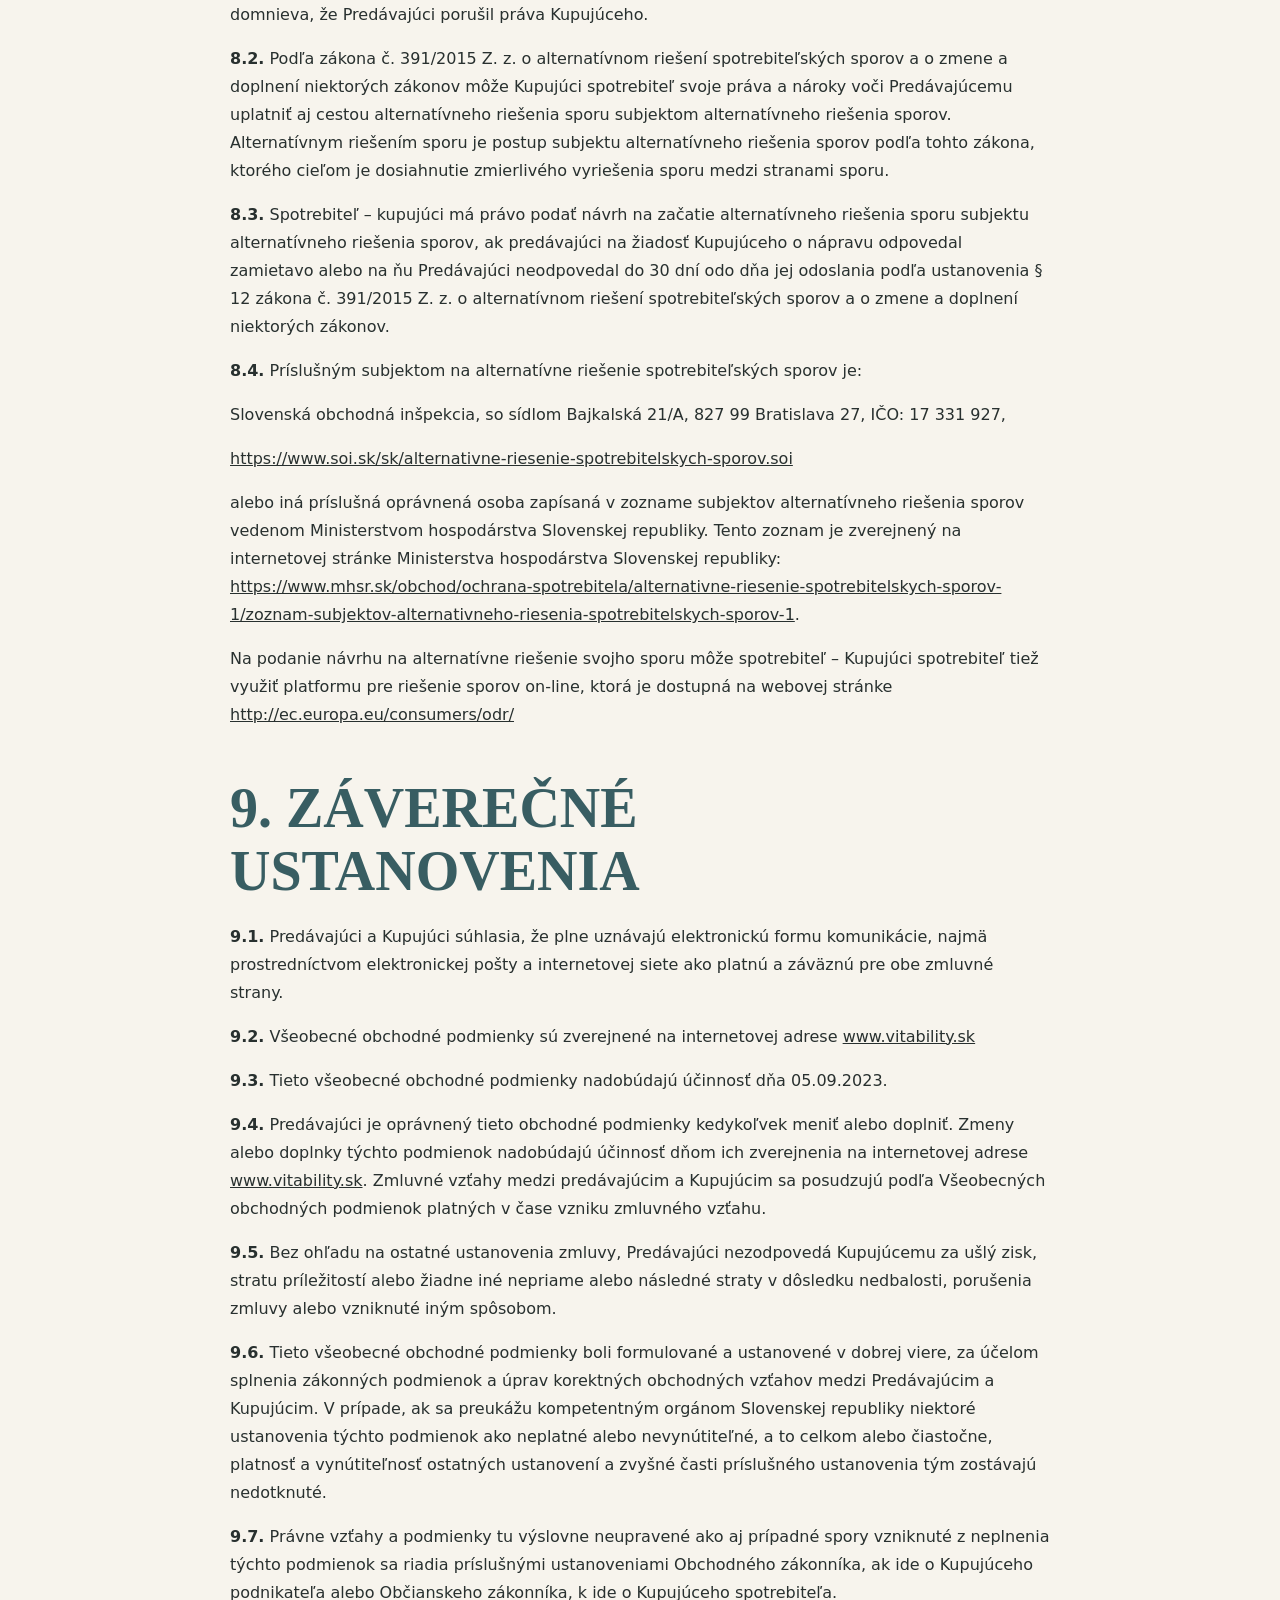
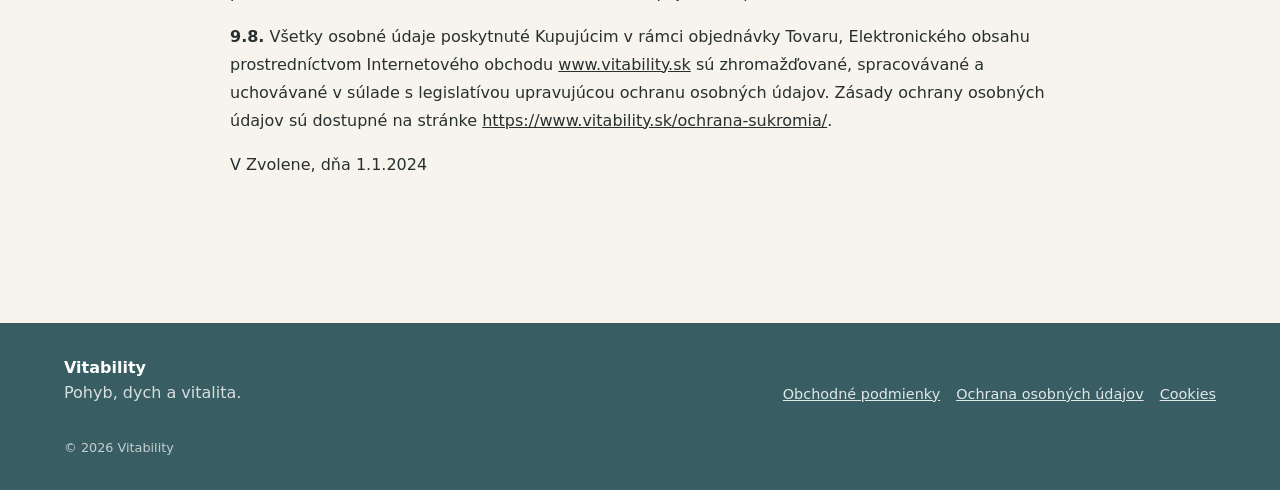
<file: obchodne-podmienky.html>
<!doctype html>
<html lang="sk">
<head>
  <meta charset="utf-8">
  <meta name="viewport" content="width=device-width, initial-scale=1">
  <meta name="description" content="Všeobecné obchodné podmienky Vitability.">
  <title>Obchodné podmienky | Vitability</title>

  <link rel="stylesheet" href="css/styles.css">
  <script src="js/main.js" defer></script>
</head>

<body>
  <header class="site-header">
    <a class="brand" href="index.html#uvod" aria-label="Vitability – domov">
      <img
        class="brand-logo"
        src="assets/logo/vitability-v.png"
        alt=""
      >
      <span class="brand-name">Vitability</span>
    </a>

    <button
      class="menu-toggle"
      type="button"
      aria-expanded="false"
      aria-controls="main-nav"
    >
      <span class="sr-only">Otvoriť menu</span>
      <span></span>
      <span></span>
      <span></span>
    </button>

    <nav id="main-nav" class="main-nav" aria-label="Hlavná navigácia">
      <a href="index.html#uvod">Úvod</a>
      <a href="index.html#aktualne">Aktuálne</a>
      <a href="index.html#sluzby">Služby</a>
      <a href="index.html#blog">Blog</a>
      <a href="index.html#videa">Videá</a>
      <a href="index.html#o-mne">O mne</a>
      <a href="index.html#kontakt">Kontakt</a>
    </nav>
  </header>

  <main>
    <article class="legal-page section">
      <header class="legal-header">
        <h1>Obchodné podmienky</h1>
        <p>Všeobecné obchodné podmienky Vitability</p>
      </header>

        <section class="legal-section">
        <h2>1. VŠEOBECNÉ USTANOVENIA</h2>
        <p>Tieto  všeobecné obchodné podmienky (ďalej len „VOP“) upravujú práva a  povinnosti vyplývajúce zo zmluvy uzatvorenej na diaľku medzi kupujúcim a  fyzickou osobou – podnikateľom (ďalej len “predávajúci”):</p>
        <p>Predávajúci obchodné meno: <strong>Jana Marková Vitability</strong></p>
        <p>s miestom podnikania:</p>
        <p>Kimovská 2341/2</p>
        <p>960 01 Zvolen</p>
        <p><strong>IČO: </strong><strong>55 723 454</strong></p>
        <p><strong>DIČ: </strong><strong>1 076 020 099</strong></p>
        <p>(neplatca DPH, registrovaný len pre DPH podľa § 7a pri prijatí / dodaní služby z / do iného členského štátu: IČ DPH: SK1 076 020 099)</p>
        <p>zapísaná v Živnostenskom registri OU-ZV-OZP-2023/017098-2, č. <a href="tel:670-34013">670-34013</a></p>
        <p>tel: <a href="tel:+421%20915%20202%20983"><strong>+421 915 202 983</strong></a></p>
        <p>e-mail: <a href="mailto:vitability@vitability.sk"><strong>vitability@vitability.sk</strong></a></p>
        <p>(ďalej len „Predávajúci“).</p>
        <p>Kupujúcim je fyzická alebo právnická osoba, ktorá prostredníctvom webového sídla umiestneného pod doménou <a href="http://www.vitability.sk"><strong>www.vitability.sk</strong></a> (ďalej  len „Kontaktný formulár“) alebo emailu a telefonátu nakupuje Tovar,  Službu, Elektronický obsah alebo Lekciu/Workshop jogy/ jogovej terapie  (ďalej len „Kupujúci“).</p>
        <p>Spotrebiteľom  je fyzická osoba – kupujúci, ktorá pri uzatváraní a plnení  spotrebiteľskej zmluvy nekoná v rámci predmetu svojej podnikateľskej  činnosti, zamestnania alebo povolania.</p>
        <p>Predmetom kúpnej zmluvy je predaj:</p>
        <ul>
        <li>elektronického obsahu poskytovaného inak ako na hmotnom nosiči (napr.  elektronická kniha, elektronický kurz, skupinová alebo individuálna  aktivita – kurz, workshop, tréning, lekcia, školenie, konzultácia,  online seminár a pod.) (ďalej len „Elektronický obsah“),</li>
        <li>fyzických produktov (tovar a pod.) (ďalej len „Tovar“),</li>
        <li>služby – sú činnosti a/alebo práce Predávajúceho v rozsahu a za  podmienok ako sú špecifikované v Objednávke, resp. Zmluve – ako  napríklad poradenstvo, konzultácie, podpora, príprava materiálov a  nástrojov v oblasti controllingu a finančného riadenia, lekcie a  workshopy jogy a jogovej terapie pre právnickú osobu na základe cenovej  ponuky (ďalej len „Služba“),</li>
        <li>lekcie alebo workshopu jogy alebo jogovej terapie pre verejnosť (ďalej len „Lekcia/ Workshop jogy/ jogovej terapie“).</li>
        </ul>
        <p>Orgán  dozoru je: Slovenská obchodná inšpekcia, Inšpektorát SOI pre  Bratislavský kraj, Bajkalská 21/A, P.O. BOX č. 5, 827 99 Bratislava,  Odbor výkonu dozoru. <a href="https://www.soi.sk/sk/SOI.soi">https://www.soi.sk/sk/SOI.soi</a></p>
        <p>Vyššie uvedené kontaktné údaje slúžia kupujúcemu aj pre uplatnenie reklamácie, podanie sťažnosti alebo iného podnetu.</p>
        <p>Tieto VOP sú vypracované v súlade so:</p>
        <ul>
        <li>zákonom č. 40/1964 Z. z. Občiansky zákonník v znení neskorších predpisov,</li>
        <li>zákonom č. 250/2007 Z. z. o ochrane spotrebiteľa v znení neskorších právnych predpisov,</li>
        <li>zákonom č. 102/2014 Z. z. o ochrane spotrebiteľa pri predaji tovaru  alebo poskytovaní služieb na základe zmluvy uzatvorenej na diaľku alebo  zmluvy uzavretej mimo prevádzkových priestorov predávajúceho a o zmene a  doplnení niektorých zákonov v znení neskorších predpisov,</li>
        <li>zákonom č. 22/2003 Z. z. o elektronickom obchode a o zmene a doplnení  zákona č. 128/2002 Z. z. o štátnej kontrole vnútorného trhu vo veciach  ochrany spotrebiteľa a o zmene a doplnení niektorých zákonov v znení  zákona č. 284/2002 Z. z. v znení neskorších právnych predpisov,</li>
        <li>zákonom č. 391/2015 Z. z. o alternatívnom riešení spotrebiteľských sporov v znení neskorších právnych predpisov,</li>
        <li>a s inými relevantnými právnymi predpismi.</li>
        </ul>
        </section>
        <section class="legal-section">
        <h2>2. OBJEDNÁVKA A KÚPNA ZMLUVA</h2>
        <p><span class="legal-number">2.1.</span> Kupujúci si objednáva Tovar, Službu,  a/alebo Elektronický obsah, a/  Lekcia/ Workshop jogy/ jogovej terapie prostredníctvom elektronického  Kontaktného formulára na stránke <a href="http://www.vitability.sk">www.vitability.sk</a>, elektronickej Záväznej objednávky na stránke <a href="http://www.vitability.sk">www.vitability.sk</a> pod tlačidlom Objednaj prípadne telefonicky, alebo emailom.</p>
        <p><span class="legal-number">2.2.</span> Pri každej objednávke musí Kupujúci uviesť pravdivé a úplné údaje,  najmä a nie len (v závislosti od objednaného druhu a spôsobu objednania)  meno a priezvisko, dodaciu a fakturačnú adresu, telefónne číslo,  e-mail; fyzická a právnická osoba podnikateľ aj IČO, DIČ, IČ DPH, názov  tovaru alebo služby, počet kusov.</p>
        <h3>2.3. Záväzná objednávka</h3>
        <p><span class="legal-number">2.3.1.</span> Za záväznú objednávku na Tovar, Službu, a/alebo Elektronický obsah sa  považuje každá objednávka poslaná Kupujúcim Predávajúcemu cez Kontaktný  formulár na stránke <a href="http://www.vitability.sk">www.vitability.sk</a>.</p>
        <p>Alebo záväzná objednávka Tovar, Službu, a/alebo Elektronický obsah sa považuje každá objednávka poslaná Kupujúcim Predávajúcemu v e-maili.</p>
        <p>Odoslaná  objednávka je návrhom kúpnej zmluvy. Kúpna zmluva vzniká potvrdením  objednávky predávajúcim prostredníctvom e-mailu zaslanému Kupujúcemu.</p>
        <p>Uzavretím zmluvy sa Predávajúci zaväzuje dodať Kupujúcemu objednaný Tovar, Službu, a/alebo  objednaný Elektronický obsah a Kupujúci sa zaväzuje zaň zaplatiť  dohodnutú kúpnu cenu a súvisiace náklady (ak sa aplikujú).</p>
        <p>E-mailová adresa zadaná v objednávke bude použitá na doručovanie všetkých informácií Kupujúcemu.</p>
        <p><span class="legal-number">2.3.2.</span> Za záväznú objednávku na Lekciu/ Workshop jogy/ jogovej terapie sa  považuje každé potvrdenie rezervácie na konkrétny termín odoslané  Kupujúcim Predávajúcemu prostredníctvom telefónu, emailu alebo  sociálnych sietí. Odoslaná rezervácia je kúpnou zmluvou.</p>
        <p><span class="legal-number">2.4.</span> V prípade, ak Predávajúci nevie dodať objednaný Tovar, Službu, a/alebo  Elektronický obsah, a/alebo nevie poskytnúť Lekciu/ Workshop jogy/  jogovej terapie má právo takúto objednávku alebo reerváciu zrušiť.  Pokiaľ už bola suma za objednaný Tovar, Službu, a/alebo  Elektronický obsah, a/alebo Lekciu/ Workshop jogy/ jogovej terapie  uhradená, zašle ju Predávajúci Kupujúcemu späť bankovým prevodom  najneskôr do 14 kalendárnych dní alebo v prípade Lekcie/ Workshopu jogy/  jogovej terapie vráti Predávajúci Kupujúcemu hotovosť.</p>
        <p><span class="legal-number">2.5.</span> Predávajúci si vyhradzuje právo na organizačné zmeny v plánovaných  termínoch, najmä ak je dodanie Elektronického obsahu a Lekcie/ Workshopu  jogy/ jogovej terapie podmienené minimálnym počtom účastníkov (pre  skupinové aktivity min. 5 osôb).</p>
        <p><span class="legal-number">2.6.</span> Používaním Kontaktného formulára Predávajúceho a odoslaním  elektronickej objednávky a rezervácie Kupujúci záväzne potvrdzuje, že sa  oboznámil s týmito VOP, a že s nimi súhlasí v znení platnom v deň  odoslania objednávky, taktiež i s platnou cenou objednaného Tovaru,  a/alebo Elektronického obsahu, a/alebo Lekcie/ Workshopu jogy/ jogovej  terapie uvedenú na webstránke <a href="http://www.vitability.sk">www.vitability.sk</a>.</p>
        </section>
        <section class="legal-section">
        <h2>3. DODACIE PODMIENKY</h2>
        <h3>3.1. Dodanie Tovaru</h3>
        <p><span class="legal-number">3.1.1.</span> Tovar je odoslaný až po úplnom zaplatení kúpnej ceny a príslušných súvisiacich nákladov (ak sa aplikujú).</p>
        <p><span class="legal-number">3.1.2.</span> Vo všeobecnosti je termín dodávky alebo odberu Tovaru od 1 do 30  kalendárnych dní od dátumu overenia objednávky v rámci Slovenskej  republiky. Vo výnimočných prípadoch, keď niektoré druhy Tovarov nie sú  skladom a nie sú k dispozícii ani u výrobcov a dovozcov môže byť dodacia  lehota dlhšia. Zahraničné objednávky budú posudzované individuálne.</p>
        <p><span class="legal-number">3.1.3.</span> Vlastnícke právo k Tovaru prechádza z Predávajúceho na Kupujúceho prevzatím Tovaru kupujúcim podľa týchto VOP.</p>
        <p><span class="legal-number">3.1.4.</span> Kupujúci sa zaväzuje prevziať Tovar v dohodnutom termíne na adrese uvedenej na objednávke.</p>
        <p><span class="legal-number">3.1.5.</span> Predávajúci nezodpovedá za oneskorenú dodávku tovaru zavinenú prepravcom alebo za nesprávne uvedenú adresu Kupujúcim.</p>
        <p><span class="legal-number">3.1.6.</span> Pri preberaní Tovaru je Kupujúci povinný skontrolovať fyzickú  neporušenosť a kompletnosť zásielky. Pokiaľ je zásielka viditeľne  poškodená a zničená, Kupujúci je povinný bez prevzatia zásielky ihneď  kontaktovať Predávajúceho a so zasielateľskou spoločnosťou spísať Zápis o  škode na zásielke. Akékoľvek neskoršie reklamácie na množstvo a fyzické  porušenie tovaru nebudú akceptované.</p>
        <p><span class="legal-number">3.1.7.</span> Nebezpečenstvo škody na Tovare prechádza na kupujúceho momentom prevzatia Kupujúcim alebo jeho splnomocnencom.</p>
        <h3>3.2. Dodanie Slžby</h3>
        <p><span class="legal-number">3.2.1.</span> Služba je dodaná riadnym a včasným vykonaním poradenstva, konzultácie,  doručením prihlasovacích údajov k Elektronickému obsahu, dodanie  materiálov a podkladov v oblasti controllingu, a/alebo poskytnutie  lekcie a/alebo workshopu jogy alebo jogovej terapie Predávajúcim podľa  cenovej ponuky akceptovanej Kupujúcim.</p>
        <h3>3.3. Dodanie Elektronického obsahu</h3>
        <p><span class="legal-number">3.3.1.</span> Dodanie elektronického obsahu nasleduje obratom – najneskôr do 48 hodín  po prijatí a overení platby na účte Predávajúceho. Výnimkou je  Elektronický obsah podmienený minimálnym počtom účastníkov (pre  skupinové aktivity min. 5 osôb).</p>
        <p><span class="legal-number">3.3.2.</span> Poskytovanie Elektronického obsahu, ktorý je určený na stiahnutie resp.  je kupujúcemu priamo zasielaný e-mailom, je začaté momentom poskytnutia  prístupu k tomuto obsahu (=sprístupnenie) resp. oznámením o jeho  sprístupnení zaslanom Kupujúcemu e-mailom. Záväzným objednaním takéhoto  elektronického obsahu so začatím poskytovania Elektronického obsahu  týmto spôsobom Kupujúci súhlasí.</p>
        <h3>3.4. Dodanie Lekcie/ Workshopu jogy/ jogovej terapie</h3>
        <p><span class="legal-number">3.4.1.</span> Lekcia/ Workshop jogy/ jogovej terapie je dodaná/ý jej/jeho konaním podľa zverejneného rozvrhu na webstránke <a href="http://www.vitability.sk">www.vitability.sk</a> a podmienený minimálnym počtom účastníkov (pre skupinové aktivity min. 5 osôb).</p>
        </section>
        <section class="legal-section">
        <h2>4. CENA, PLATOBNÉ PODMIENKY</h2>
        <p><span class="legal-number">4.1.</span> Ceny Tovarov, Služieb, Elektronického obsahu, Lekcií/workshopov  jogy/jogovej terapie sú bez dane z pridanej hodnoty (Predávajúci nie je  platca DPH) a sú uvedené na web sídle <a href="http://www.vitability.sk">www.vitability.sk</a> alebo v cenovej ponuke. Ceny sú uvedené v eurách (EUR).</p>
        <p><span class="legal-number">4.2.</span> Kupujúci dostane Tovar, a/alebo objednaný Elektronický obsah za cenu  platnú v okamihu ich záväzného objednania (predávajúci si vyhradzuje  právo na opravu zjavných tlačových chýb). Kupujúcemu bude dodaná služba  Lekcia/ Workshop jogy/ jogovej terapie potvrdenou účasťou Kupujúcim  najneskôr do 3 hodín od začatia Lekcie/Workshopu jogy/ jogovej terapie  alebo účasťou na Lekcii/Workshope jogy/ jogovej terapie bez  predchádzajúceho potvrdenia.</p>
        <p><span class="legal-number">4.3.</span> Informácie o nákladoch spojených s balením a dodaním Tovaru sú zverejnené na web sídle <a href="http://www.vitability.sk">www.vitability.sk</a>.  Popri cene Tovaru je Kupujúci tiež povinný zaplatiť Predávajúcemu  súvisiace náklady (závisia od zvoleného Tovaru, od výberu spôsobu  doručenia a platby za Tovar Kupujúcim). Súvisiace náklady sú súčasťou  objednávkového formuláru na web sídle <a href="http://www.vitability.sk">www.vitability.sk</a>.</p>
        <p><span class="legal-number">4.4.</span> Kúpna cena za Tovar, Službu a/alebo Elektronický obsah sa považuje za  zaplatenú okamihom pripísania celej kúpnej ceny na bankový účet  Predávajúceho, schválením platby platobnou kartou cez platobnú bránu  alebo zaplatením na dobierku pri dodávke Tovaru prostredníctvom  kuriérskej spoločnosti.</p>
        <p><span class="legal-number">4.5.</span> Cenu za Lekciu/Workshop jogy/ jogovej terapie je užívateľ povinný  uhradiť v hotovosti Predávajúcemu priamo na mieste dodania služby alebo  bezhotovostným bankovým prevodom pred začiatkom Lekcie/Workshopu jogy/  jogovej terapie. Za úhradu bezhotovostným bankovým prevodom sa považuje  pripísanie sumy na účet prevádzkovateľa.</p>
        <p><span class="legal-number">4.6.</span> Faktúra alebo pokladničný doklad je súčasne daňovým dokladom a bude  zaslaná elektronicky Kupujúcemu na zadanú e-mailovú adresu. Na  vyžiadanie Kupujúceho je možné faktúru zaslať aj poštou. Vytvorením  objednávky a súhlasom s týmito VOP udeľuje Kupujúci súhlas s  elektronickou fakturáciou alebo s elektronickým pokladničným dokladom.</p>
        <p><span class="legal-number">4.7.</span> Ak Kupujúci nezaplatí cenu a súvisiace náklady za Tovar ani do 30 dní  odo dňa akceptácie objednávky, je Predávajúci oprávnený odstúpiť od  zmluvy.</p>
        <p>Ak  Kupujúci nezaplatí cenu za Elektronický obsah (skupinové alebo  individuálne aktivity) najneskôr do 7 dní pred dohodnutým termínom  dodania Elektronického obsahu, ak sa Predávajúci a Kupujúci nedohodli na  inej lehote, Predávajúci je oprávnený odstúpiť od zmluvy.</p>
        <p>Miesto  v skupinovej aktivite alebo individuálny termín má Kupujúci rezervované  až pripísaním celej kúpnej ceny na bankový účet Predávajúceho alebo  schválením platby platobnou kartou cez platobnú bránu.</p>
        <p>Ak  sa Kupujúci nezúčastní Lekcie/Workshopu jogy/ jogovej terapie bez  odhlásenia sa najneskôr 3 hodiny pred začiatkom Lekcie/Workshopu jogy/  jogovej terapie, Kupujúci je povinný takto neodhlásenú účasť uhradiť.</p>
        <p>Odhlasuje sa telefonicky (sms alebo telefonátom) na telefónne číslo uvedené na webovom sídle Predávajúceho v časti Kontakt.</p>
        <p><span class="legal-number">4.8.</span> Za Tovar, Službu je možné zaplatiť niektorým z nasledovných spôsobov:</p>
        <ul>
        <li>bezhotovostne – platba platobnou kartou prostredníctvom bezpečnej platobnej brány, ak je prístupná na web stránke,</li>
        <li>bezhotovostne – prevodom na bankový účet Predávajúceho,</li>
        <li>dobierkou.</li>
        </ul>
        <p><span class="legal-number">4.9.</span> Za Elektronický obsah je možné zaplatiť niektorým z nasledovných spôsobov:</p>
        <ul>
        <li>bezhotovostne – platobnou kartou prostredníctvom bezpečnej platobnej brány;</li>
        <li>bezhotovostne – prevodom na bankový účet Predávajúceho.</li>
        </ul>
        <p>Cena  je hradená jednorazovo, za prvé sprístupnenie Elektronického obsahu,  bez ohľadu na to, v akom rozsahu (a či vôbec) Kupujúci Elektronický  obsah prezeral.</p>
        <p><span class="legal-number">4.10.</span> Za Lekciu/Workshop jogy/ jogovej terapie je možné zaplatiť niektorým z nasledovných spôsobov:</p>
        <ul>
        <li>hotovostne – platba priamo Predávajúcemu na mieste dodania služby;</li>
        <li>bezhotovostne – prevodom na bankový účet Predávajúceho.</li>
        </ul>
        </section>
        <section class="legal-section">
        <h2>5. LICENČNÉ USTANOVENIA PRE PREDAJ A/ALEBO POSKYTNUTIE ELEKTRONICKÉHO OBSAHU</h2>
        <p><span class="legal-number">5.1.</span> Elektronický obsah je chránený právnymi predpismi na ochranu duševného  vlastníctva, najmä zákonom č. 185/2015 Z. z. Autorským zákonom v znení  neskorších predpisov. Napriek tomu, že si tento obsah na webstránke <a href="http://www.vitability.sk">www.vitability.sk</a>  Kupujúci „zakúpi“, nezískava k nemu vlastnícke právo, ale iba licenciu –  limitované právo použiť ho. Kupujúci ho môže použiť len na súkromné  účely. Kupujúci nemôže tento obsah ďalej predávať, prenajímať,  požičiavať, šíriť, distribuovať, vysielať, sublicencovať alebo iným  spôsobom prideľovať práva k nemu alebo akejkoľvek jeho časti tretej  strane. Kupujúci nesmie taktiež odstraňovať popisy, názvy, logá,  ochranné známky alebo označenia týkajúce sa vlastníctva a autorstva  uvedené v Elektronickom obsahu. Kupujúci nesmie obchádzať, modifikovať,  znefunkčniť či odstraňovať ochranu, ktorá chráni elektronický obsah.  Kupujúci nebude tiež nabádať, napomáhať alebo poverovať inú osobu, aby  konala v rozpore s týmto bodom a práve naopak, ak sa o takýchto  aktivitách resp. porušeniach dozvie, oznámi ich predávajúcemu. Tieto  záväzky trvajú počas doby, po ktorú trvá autorskoprávna ochrana  licencovaného diela (Elekronického obsahu).</p>
        <p><span class="legal-number">5.2.</span> Ak je Elektronický obsah Kupujúcemu sprístupnený prostredníctvom jeho zákazníckeho účtu cez webstránku <a href="http://www.portal.vitability.sk">www.portal.vitability.sk</a>,  je tento obsah sprístupnený len jemu osobne. Kupujúci je povinný  zachovávať mlčanlivosť o svojich prihlasovacích údajoch do zákazníckeho  účtu, primerane ich chrániť pred stratou či sprístupnením tretím osobám a  neumožniť využívanie účtu iným osobám.</p>
        <p><span class="legal-number">5.3.</span> V prípade porušenia ktorejkoľvek z týchto povinnosti alebo porušenia  podmienky používania Elektronického obsahu uvedenej v tomto článku 5.  VOP, práva Kupujúceho k Elektronickému obsahu budú automaticky ukončené,  aj bez upozornenia. V prípade takéhoto ukončenia musí Kupujúci ukončiť  používanie Elektronického obsahu a môže byť Kupujúcemu zamedzený prístup  k Elektronickému obsahu či jeho zákazníckemu účtu bez akýchkoľvek  nárokov či kompenzácií z strany Predávajúceho.</p>
        <p><span class="legal-number">5.4.</span> Kupujúci berie na vedomie a súhlasí, že Elektronický obsah bude  používať na vlastné riziko a že je zodpovedný za to, aké softvérové a  hardvérové vybavenie bude pri využívaní Elektronického obsahu používať. V  prípade, že technické vybavenie Kupujúceho nedovoľuje daný Elektronický  obsah stiahnuť, prezerať a využívať, Predávajúci za takúto skutočnosť  nezodpovedá. Predávajúci nie je zodpovedný za prípadnú škodu, ktorá  Kupujúcemu v súvislosti s používaním Elektronického obsahu alebo jeho  nedostupnosťou vznikne.</p>
        <p><span class="legal-number">5.5.</span> V prípade, že je Elektronický obsah určený na stiahnutie resp. je  priamo zasielaný Kupujúcemu e-mailom, Predávajúci po úhrade ceny  poskytuje Kupujúcemu nevýhradné a časovo neobmedzené právo tento obsah  stiahnuť a uchovávať si primeraný počet permanentných kópii daného  Elektronického obsahu vyhotovených na súkromnú potrebu, prezerať ho,  používať a zobrazovať ho aj opakovane, avšak výlučne len pre svoje  vlastné, osobné, nekomerčné použitie. Bod 1. tohto článku platí v plnom  rozsahu.</p>
        <p><span class="legal-number">5.6.</span> V prípade, že je Elektronický obsah dodávaný tak, že Predávajúci k nemu  Kupujúcemu dá prístupové práva, pretože sa Elektronický obsah nachádza  na inej internetovej platforme mimo kontroly Predávajúceho (napr. na  platforme pre zdieľanie a prezeranie videí), získava Kupujúci po úhrade  ceny za tento obsah nevýhradné, časovo limitované právo k tomuto  Elektronickému obsahu pristúpiť a prezrieť si ho, a to na svoje vlastné,  osobné a nekomerčné účely. K Elektronickému obsahu môže Kupujúci  pristúpiť prostredníctvom zákazníckeho účtu zriadeného na stránke <a href="http://www.vitability.sk">www.vitability.sk</a>. Bod 1. tohto článku platí v plnom rozsahu.</p>
        <p><span class="legal-number">5.7.</span> Kupujúci berie na vedomie, že sa Predávajúci vynasnaží, aby webstránka <a href="http://www.vitability.sk">www.vitability.sk</a>  a zákaznícky účet Kupujúceho fungovali riadne a nepretržite.  Predávajúci však nemôže 100% zaručiť, že webstránka, ako aj internetové  platformy používané pre ukladanie a zdieľanie elektronického obsahu,  budú k dispozícii nepretržite, a že nedôjde z technických či iných  príčin (napr. nevyhnutná údržba) k prerušeniu či ukončeniu ich  prevádzky. Ak to bude možné, o takýchto výpadkoch či ukončeniach bude  Predávajúci Kupujúceho včas informovať.</p>
        <p><span class="legal-number">5.8.</span> Prístup k Elektronickému obsahu môže byť zakázaný, či licencia môže byť  deaktivovaná v prípade, ak sa preukáže, že Elektronický obsah je  výsledkom protiprávnej činnosti alebo porušuje autorské práva tretích  osôb.</p>
        </section>
        <section class="legal-section">
        <h2>6. ODSTÚPENIE OD ZMLUVY</h2>
        <h3>6.1. Právo Kupujúceho spotrebiteľa na odstúpenie od zmluvy – pri kúpe Tovaru</h3>
        <p><span class="legal-number">6.1.1.</span> Kupujúci – spotrebiteľ má právo odstúpiť od zmluvy pri kúpe Tovaru aj  bez uvedenia dôvodu v lehote 14 dní odo dňa dodania Tovaru. 4. Pre  dodržanie lehoty pre odstúpenie od zmluvy musí Kupujúci odoslať  odstúpenie v lehote pre odstúpenie od zmluvy.</p>
        <p><span class="legal-number">6.1.2.</span> Kupujúci môže odstúpiť od zmluvy aj pred začatím plynutia lehoty na  odstúpenie. Ak Kupujúci odstúpi od zmluvy, ruší sa tým aj každá prípadná  doplnková zmluva s ňou súvisiaca (napr. licenčná zmluva).</p>
        <p><span class="legal-number">6.1.3.</span> Odstúpenie od zmluvy zašle Kupujúci na emailovú alebo doručovaciu  adresu Predávajúceho uvedenú v týchto obchodných podmienkach.  Predávajúci potvrdí Kupujúcemu bezodkladne prijatie odstúpenie od  zmluvy.</p>
        <p><span class="legal-number">6.1.4.</span> Kupujúci, ktorý odstúpil od zmluvy, je povinný vrátiť Predávajúcemu  Tovar do 14 dní odo dňa odstúpenia od zmluvy. Kupujúci znáša náklady  spojené s vrátením Tovaru Predávajúcemu, a to i v tom prípade, ak Tovar  nemôže byť vrátený pre svoju povahu obvyklou poštovnou cestou.</p>
        <p><span class="legal-number">6.1.5.</span> Ak odstúpi Kupujúci od zmluvy, vráti mu Predávajúci bezodkladne,  najneskôr však do 14 dní od dňa doručenia oznámenia o odstúpení od  zmluvy, všetky peňažné prostriedky, a to prevodom na bankový účet  Kupujúceho. Predávajúci vráti Kupujúcemu prijaté peňažné prostriedky  iným spôsobom len vtedy, ak s tým Kupujúci súhlasí a ak mu tým nevzniknú  ďalšie náklady.</p>
        <p><span class="legal-number">6.1.6.</span> Ak Kupujúci zvolil iný než najlacnejší spôsob dodania Tovaru, ktorý  Predávajúci ponúka, vráti Predávajúci Kupujúcemu náklady na dodanie  Tovaru vo výške zodpovedajúcej najlacnejšiemu ponúkanému spôsobu dodania  Tovaru.</p>
        <p><span class="legal-number">6.1.7.</span> Ak odstúpi Kupujúci od zmluvy, nie je Predávajúci povinný vrátiť  prijaté peňažné prostriedky Kupujúcemu skôr, než mu Kupujúci Tovar  odovzdá.</p>
        <p><span class="legal-number">6.1.8.</span> Tovar musí vrátiť Kupujúci Predávajúcemu nepoškodený, neopotrebený a  neznečistený a ak je to možné, v pôvodnom obale. Nárok na náhradu škody  vzniknutej na Tovare je Predávajúci oprávnený jednostranne započítať  proti nároku Kupujúceho na vrátenie kúpnej ceny.</p>
        <h3>6.2. Právo Kupujúceho spotrebiteľa na odstúpenie od zmluvy – pri kúpe Služby</h3>
        <p><span class="legal-number">6.2.1.</span> Kupujúci – spotrebiteľ má právo odstúpiť od zmluvy pri poskytnutí  služby aj bez uvedenia dôvodu najneskôr v lehote 24 hodín pred dodaním  Služby.  Pre dodržanie lehoty pre odstúpenie od zmluvy musí Kupujúci  odoslať odstúpenie na e-mail <a href="mailto:vitability@vitability.sk">vitability@vitability.sk</a> v lehote pre odstúpenie od zmluvy.</p>
        <h3>6.3. Odstúpenie od zmluvy – pri kúpe Elektronického obsahu</h3>
        <p><span class="legal-number">6.3.1.</span> Kupujúci spotrebiteľ nemôže odstúpiť od zmluvy, predmetom ktorej je  poskytovanie Elektronického obsahu inak ako na hmotnom nosiči, ak sa  jeho poskytovanie začalo s výslovným súhlasom Kupujúceho spotrebiteľa a  tento vyhlásil, že bol riadne poučený o tom, že vyjadrením tohto súhlasu  stráca právo na odstúpenie od zmluvy.</p>
        <h3>6.4. Odstúpenie od zmluvy – pri kúpe Lekcie/Workshopu jogy/ jogovej terapie</h3>
        <p><span class="legal-number">6.4.1.</span> Kupujúci spotrebiteľ môže odstúpiť od zmluvy ohlásením jeho neúčasti  telefonátom alebo poslaním sms Predávajúcemu najneskôr 3 hodiny pred  začiatkom tejto služby. Telefónne číslo je zverejnené na webovom sídle  Predávajúceho v časti Kontakt. Predávajúci o tom informuje Kupujúceho na  webstránke <a href="http://www.vitability.sk">www.vitability.sk</a> a na sociálnych sieťach Predávajúceho.</p>
        </section>
        <section class="legal-section">
        <h2>7. ZÁRUKA</h2>
        <h3>7.1. Záruka na Tovar</h3>
        <p><span class="legal-number">7.1.1.</span> Predávajúci zodpovedá za vady, ktoré má predaný Tovar pri prevzatí  Kupujúcim spotrebiteľom. Pri použitých Tovaroch nezodpovedá za vady  vzniknuté ich použitím alebo opotrebením. Pri Tovaroch predávaných za  nižšiu cenu nezodpovedá za vadu, pre ktorú bola dojednaná nižšia cena.  Ak nejde o Tovar, ktorý sa rýchlo kazí alebo o použitý Tovar, zodpovedá  predávajúci za vady, ktoré sa vyskytnú po prevzatí Tovaru v záručnej  dobe (záruka).</p>
        <p><span class="legal-number">7.1.2.</span> Základná záručná doba na Tovar predaný spotrebiteľovi je 24 mesiacov,  ak nie je pri konkrétnom Tovare uvedená iná záručná doba. Záručná doba  dodaného Tovaru začína plynúť odo dňa, kedy Kupujúci Tovar prevzal.</p>
        <p><span class="legal-number">7.1.3.</span> Kupujúci spotrebiteľ je povinný uplatniť nároky z vád písomne, a to  listom alebo e-mailom, zaslaným na kontakty v úvode VOP, v ktorom presne  popíše vadu a spôsob, akým sa vada prejavuje a odovzdá chybný tovar  predávajúcemu tak, že ho odošle doporučenou poštou alebo ako balík (nie  na dobierku) Predávajúcemu.</p>
        <p><span class="legal-number">7.1.4.</span> Predávajúci bude písomne informovať Kupujúceho spotrebiteľa do 30 dní od prijatie reklamácie o jej vybavení a výsledku.</p>
        <p><span class="legal-number">7.1.5.</span> V prípade výskytu vady Tovaru môže Kupujúci spotrebiteľ predávajúcemu predložiť reklamáciu a požadovať:</p>
        <p>a) ak ide o vadu, ktorú je možné odstrániť:</p>
        <ul>
        <li>výmenu tovaru za nový tovar,</li>
        </ul>
        <p>b) ak ide o vadu, ktorú nemožno odstrániť:</p>
        <ul>
        <li>primeranú zľavu z kúpnej ceny,</li>
        <li>odstúpiť od zmluvy.</li>
        </ul>
        <p><span class="legal-number">7.1.6.</span> Kupujúci spotrebiteľ má právo odstúpiť od zmluvy</p>
        <p>a) ak má Tovar vadu, ktorú nemožno odstrániť a ktorá bráni tomu, aby sa vec mohla riadne užívať ako vec bez vady,</p>
        <p>b) ak nemôže Tovar riadne užívať pre opakovaný výskyt vady alebo vád po oprave,</p>
        <p>c) ak nemôže riadne Tovar užívať pre väčší počet vád Tovaru.</p>
        <h3>7.2. Záruka na Službu</h3>
        <p><span class="legal-number">7.2.1.</span> Predávajúci poskytuje Službu bez právnych vád.</p>
        <p><span class="legal-number">7.2.2.</span> Kupujúci spotrebiteľ je oprávnený reklamovať neposkytnutie Služby  Predávajúceho, a to listom alebo e-mailom, zaslaným na kontakty v úvode  VOP. Kupujúci je povinný v rámci reklamácie špecifikovať, dátum, čas a  miestnosť, kedy sa tento nedostatok vyskytol. Zodpovednosť Predávajúceho  v prípadoch neposkytnutia Služby z dôvodov na strane Predávajúceho je  obmedzená na povinnosť Predávajúceho poskytnúť náhradnú Službu alebo  vrátiť úhradu Kupujúcemu.</p>
        <p><span class="legal-number">7.2.3.</span> Kupujúci je oprávnený podať reklamáciu alebo sťažnosť, a to listom  alebo e-mailom, zaslaným na kontakty v úvode VOP. Kupujúci uplatňujúci  reklamáciu uvedie kontaktnú adresu (adresa, telefónne číslo, e-mail), na  ktorú bude Predávajúcim vyrozumený o spôsobe vybavenia reklamácie.</p>
        <h3>7.3. Záruka na Elektronický obsah</h3>
        <p><span class="legal-number">7.3.1.</span> Predávajúci poskytuje Elektronický obsah bez právnych vád.</p>
        <p><span class="legal-number">7.3.2.</span> Kupujúci spotrebiteľ je oprávnený reklamovať nefunkčnosť/poruchu  prístupu k Elektronickému obsahu u Predávajúceho, a to listom alebo  e-mailom, zaslaným na kontakty v úvode VOP. Kupujúci je povinný v rámci  reklamácie špecifikovať, v čom spočíva reklamovaná nefunkčnosť/porucha  prístupu k Elektronickému obsahu a uviesť, kedy sa tento nedostatok  vyskytol. Zodpovednosť Predávajúceho v prípadoch prerušenia alebo  obmedzenia poskytovania Elektronického obsahu z dôvodov na strane  Predávajúceho je obmedzená len na povinnosť Predávajúceho obnoviť jeho  poskytovanie (ak je to možné).</p>
        <p><span class="legal-number">7.3.3.</span> Kupujúci je oprávnený podať reklamáciu alebo sťažnosť, a to listom  alebo e-mailom, zaslaným na kontakty v úvode VOP. Kupujúci uplatňujúci  reklamáciu uvedie kontaktnú adresu (adresa, telefónne číslo, e-mail), na  ktorú bude Predávajúcim vyrozumený o spôsobe vybavenia reklamácie.</p>
        <h3>7.4. Záruka na Lekciu/Workshop jogy/ jogovej terapie</h3>
        <p><span class="legal-number">7.4.1.</span> Predávajúci poskytuje Lekciu/Workshop jogy/ jogovej terapie bez právnych vád.</p>
        <p><span class="legal-number">7.4.2.</span> Kupujúci spotrebiteľ je oprávnený reklamovať neotvorenie Lekcie/  Workshopu jogy/ jogovej terapie u Predávajúceho, a to listom alebo  e-mailom, zaslaným na kontakty v úvode VOP. Kupujúci je povinný v rámci  reklamácie špecifikovať, dátum, čas a miestnosť, kedy sa tento  nedostatok vyskytol. Zodpovednosť Predávajúceho v prípadoch nekonania  Lekcie/Workshopu jogy/ jogovej terapie z dôvodov na strane Predávajúceho  je obmedzená na povinnosť Predávajúceho poskytnúť náhradnú  Lekciu/náhradný Workshop jogy/ jogovej terapie alebo vrátiť úhradu  Kupujúcemu.</p>
        <p><span class="legal-number">7.4.3.</span> Kupujúci je oprávnený podať reklamáciu alebo sťažnosť, a to listom  alebo e-mailom, zaslaným na kontakty v úvode VOP. Kupujúci uplatňujúci  reklamáciu uvedie kontaktnú adresu (adresa, telefónne číslo, e-mail), na  ktorú bude Predávajúcim vyrozumený o spôsobe vybavenia reklamácie.</p>
        </section>
        <section class="legal-section">
        <h2>8. ALTERNATÍVNE RIEŠENIE SPOROV</h2>
        <p><span class="legal-number">8.1.</span> Spotrebiteľ – kupujúci má právo obrátiť sa na Predávajúceho so  žiadosťou o nápravu, ak nie je spokojný so spôsobom, ktorým Predávajúci  vybavil reklamáciu Kupujúceho alebo ak sa Kupujúci domnieva, že  Predávajúci porušil práva Kupujúceho.</p>
        <p><span class="legal-number">8.2.</span> Podľa zákona č. 391/2015 Z. z. o alternatívnom riešení spotrebiteľských  sporov a o zmene a doplnení niektorých zákonov môže Kupujúci  spotrebiteľ svoje práva a nároky voči Predávajúcemu uplatniť aj cestou  alternatívneho riešenia sporu subjektom alternatívneho riešenia sporov.  Alternatívnym riešením sporu je postup subjektu alternatívneho riešenia  sporov podľa tohto zákona, ktorého cieľom je dosiahnutie zmierlivého  vyriešenia sporu medzi stranami sporu.</p>
        <p><span class="legal-number">8.3.</span> Spotrebiteľ – kupujúci má právo podať návrh na začatie alternatívneho  riešenia sporu subjektu alternatívneho riešenia sporov, ak predávajúci  na žiadosť Kupujúceho o nápravu odpovedal zamietavo alebo na ňu  Predávajúci neodpovedal do 30 dní odo dňa jej odoslania podľa  ustanovenia § 12 zákona č. 391/2015 Z. z. o alternatívnom riešení  spotrebiteľských sporov a o zmene a doplnení niektorých zákonov.</p>
        <p><span class="legal-number">8.4.</span> Príslušným subjektom na alternatívne riešenie spotrebiteľských sporov je:</p>
        <p>Slovenská obchodná inšpekcia, so sídlom Bajkalská 21/A, 827 99 Bratislava 27, IČO: 17 331 927,</p>
        <p><a href="https://www.soi.sk/sk/alternativne-riesenie-spotrebitelskych-sporov.soi">https://www.soi.sk/sk/alternativne-riesenie-spotrebitelskych-sporov.soi</a></p>
        <p>alebo  iná príslušná oprávnená osoba zapísaná v zozname subjektov  alternatívneho riešenia sporov vedenom Ministerstvom hospodárstva  Slovenskej republiky. Tento zoznam je zverejnený na internetovej stránke  Ministerstva hospodárstva Slovenskej republiky: <a href="https://www.mhsr.sk/obchod/ochrana-spotrebitela/alternativne-riesenie-spotrebitelskych-sporov-1/zoznam-subjektov-alternativneho-riesenia-spotrebitelskych-sporov-1">https://www.mhsr.sk/obchod/ochrana-spotrebitela/alternativne-riesenie-spotrebitelskych-sporov-1/zoznam-subjektov-alternativneho-riesenia-spotrebitelskych-sporov-1</a>.</p>
        <p>Na  podanie návrhu na alternatívne riešenie svojho sporu môže spotrebiteľ –  Kupujúci spotrebiteľ tiež využiť platformu pre riešenie sporov on-line,  ktorá je dostupná na webovej stránke <a href="http://ec.europa.eu/consumers/odr/">http://ec.europa.eu/consumers/odr/</a></p>
        </section>
        <section class="legal-section">
        <h2>9. ZÁVEREČNÉ USTANOVENIA</h2>
        <p><span class="legal-number">9.1.</span> Predávajúci a Kupujúci súhlasia, že plne uznávajú elektronickú formu  komunikácie, najmä prostredníctvom elektronickej pošty a internetovej  siete ako platnú a záväznú pre obe zmluvné strany.</p>
        <p><span class="legal-number">9.2.</span> Všeobecné obchodné podmienky sú zverejnené na internetovej adrese <a href="http://www.vitability.sk">www.vitability.sk</a></p>
        <p><span class="legal-number">9.3.</span> Tieto všeobecné obchodné podmienky nadobúdajú účinnosť dňa 05.09.2023.</p>
        <p><span class="legal-number">9.4.</span> Predávajúci je oprávnený tieto obchodné podmienky kedykoľvek meniť  alebo doplniť. Zmeny alebo doplnky týchto podmienok nadobúdajú účinnosť  dňom ich zverejnenia na internetovej adrese <a href="http://www.vitability.sk">www.vitability.sk</a>.  Zmluvné vzťahy medzi predávajúcim a Kupujúcim sa posudzujú podľa  Všeobecných obchodných podmienok platných v čase vzniku zmluvného  vzťahu.</p>
        <p><span class="legal-number">9.5.</span> Bez ohľadu na ostatné ustanovenia zmluvy, Predávajúci nezodpovedá  Kupujúcemu za ušlý zisk, stratu príležitostí alebo žiadne iné nepriame  alebo následné straty v dôsledku nedbalosti, porušenia zmluvy alebo  vzniknuté iným spôsobom.</p>
        <p><span class="legal-number">9.6.</span> Tieto všeobecné obchodné podmienky boli formulované a ustanovené v  dobrej viere, za účelom splnenia zákonných podmienok a úprav korektných  obchodných vzťahov medzi Predávajúcim a Kupujúcim. V prípade, ak sa  preukážu kompetentným orgánom Slovenskej republiky niektoré ustanovenia  týchto podmienok ako neplatné alebo nevynútiteľné, a to celkom alebo  čiastočne, platnosť a vynútiteľnosť ostatných ustanovení a zvyšné časti  príslušného ustanovenia tým zostávajú nedotknuté.</p>
        <p><span class="legal-number">9.7.</span> Právne vzťahy a podmienky tu výslovne neupravené ako aj prípadné spory  vzniknuté z neplnenia týchto podmienok sa riadia príslušnými  ustanoveniami Obchodného zákonníka, ak ide o Kupujúceho podnikateľa  alebo Občianskeho zákonníka, k ide o Kupujúceho spotrebiteľa.</p>
        <p><span class="legal-number">9.8.</span> Všetky osobné údaje poskytnuté Kupujúcim v rámci objednávky Tovaru,  Elektronického obsahu prostredníctvom Internetového obchodu <a href="http://www.vitability.sk">www.vitability.sk</a>  sú zhromažďované, spracovávané a uchovávané v súlade s legislatívou  upravujúcou ochranu osobných údajov. Zásady ochrany osobných údajov sú  dostupné na stránke <a href="https://www.vitability.sk/ochrana-sukromia/">https://www.vitability.sk/ochrana-sukromia/</a>.</p>
        <p>V Zvolene, dňa 1.1.2024</p>
        </section>
    </article>
  </main>

  <footer class="site-footer">
    <div class="footer-main">
      <div>
        <strong>Vitability</strong>
        <p>Pohyb, dych a vitalita.</p>
      </div>

      <div class="footer-links">
        <a href="obchodne-podmienky.html">Obchodné podmienky</a>
        <a href="ochrana-osobnych-udajov.html">Ochrana osobných údajov</a>
        <a href="cookies.html">Cookies</a>
      </div>
    </div>

    <p class="footer-copy">© <span id="year"></span> Vitability</p>
  </footer>
</body>
</html>
</file>
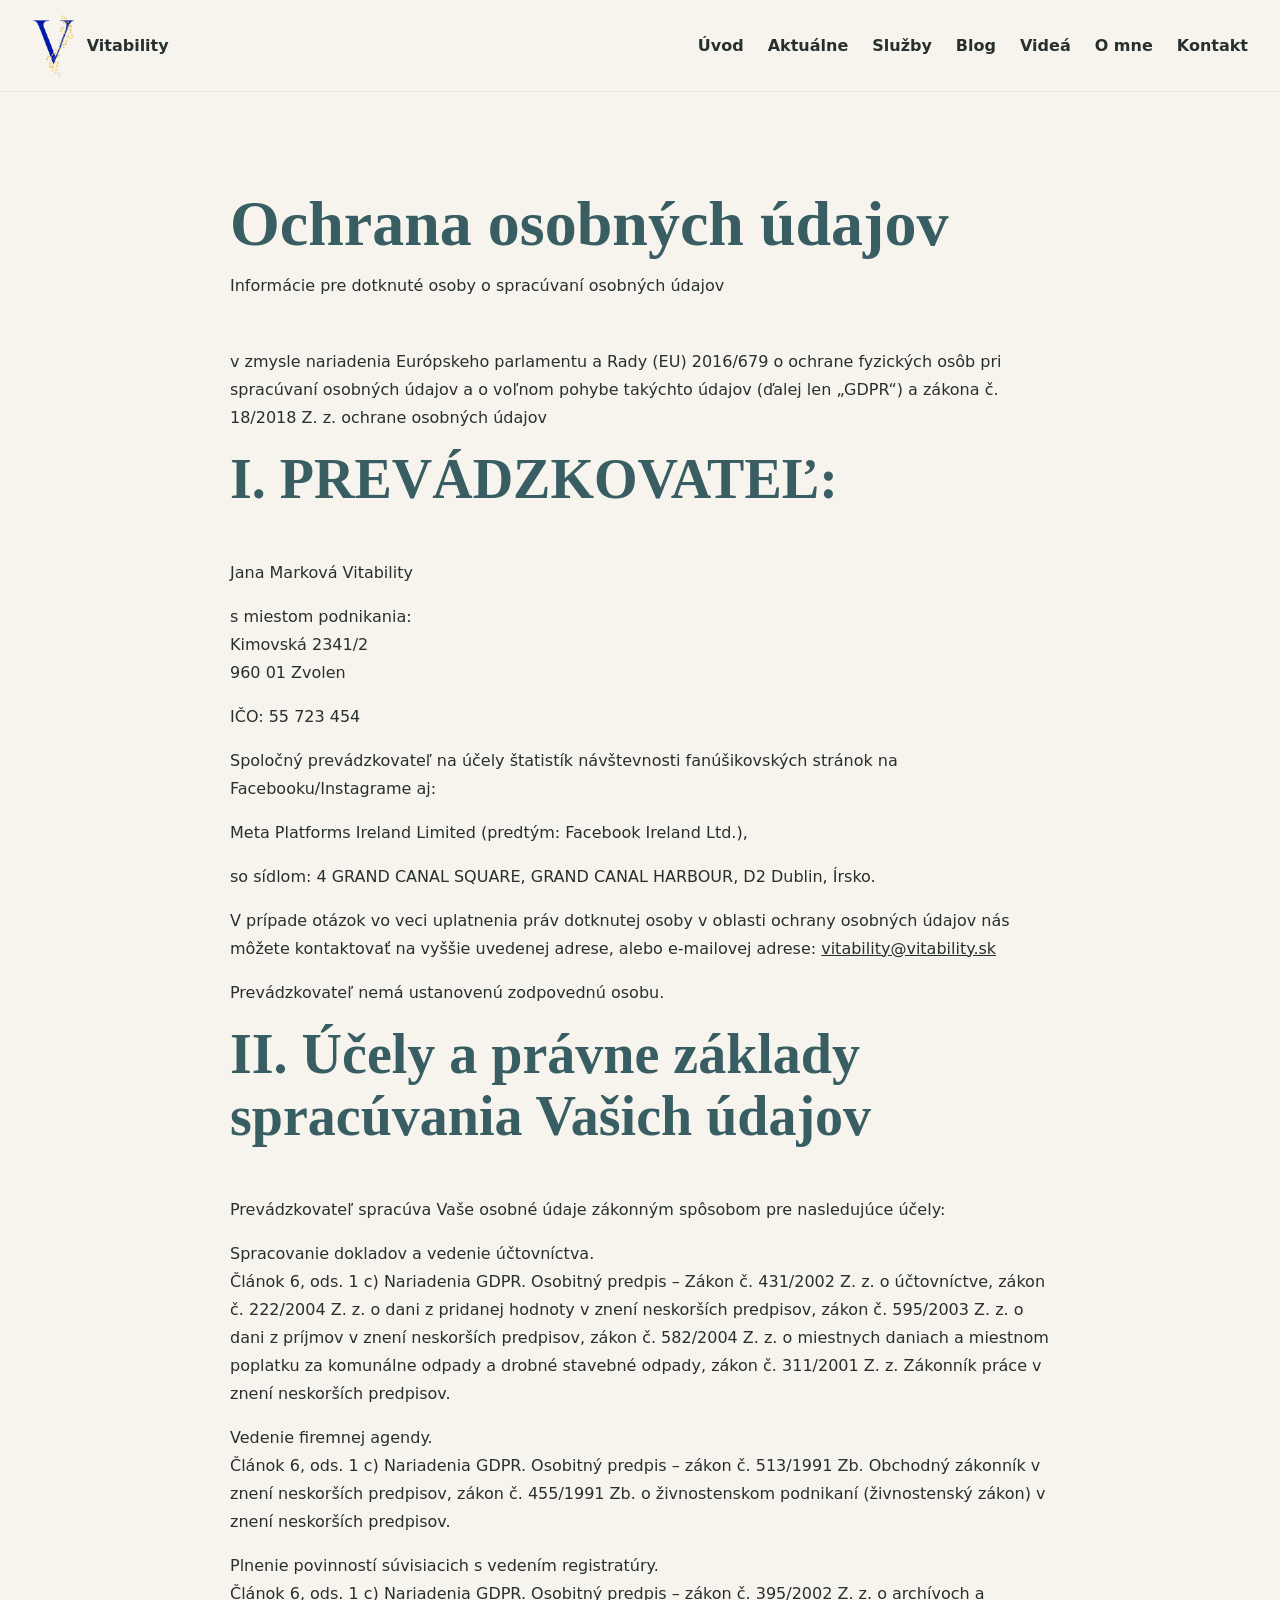
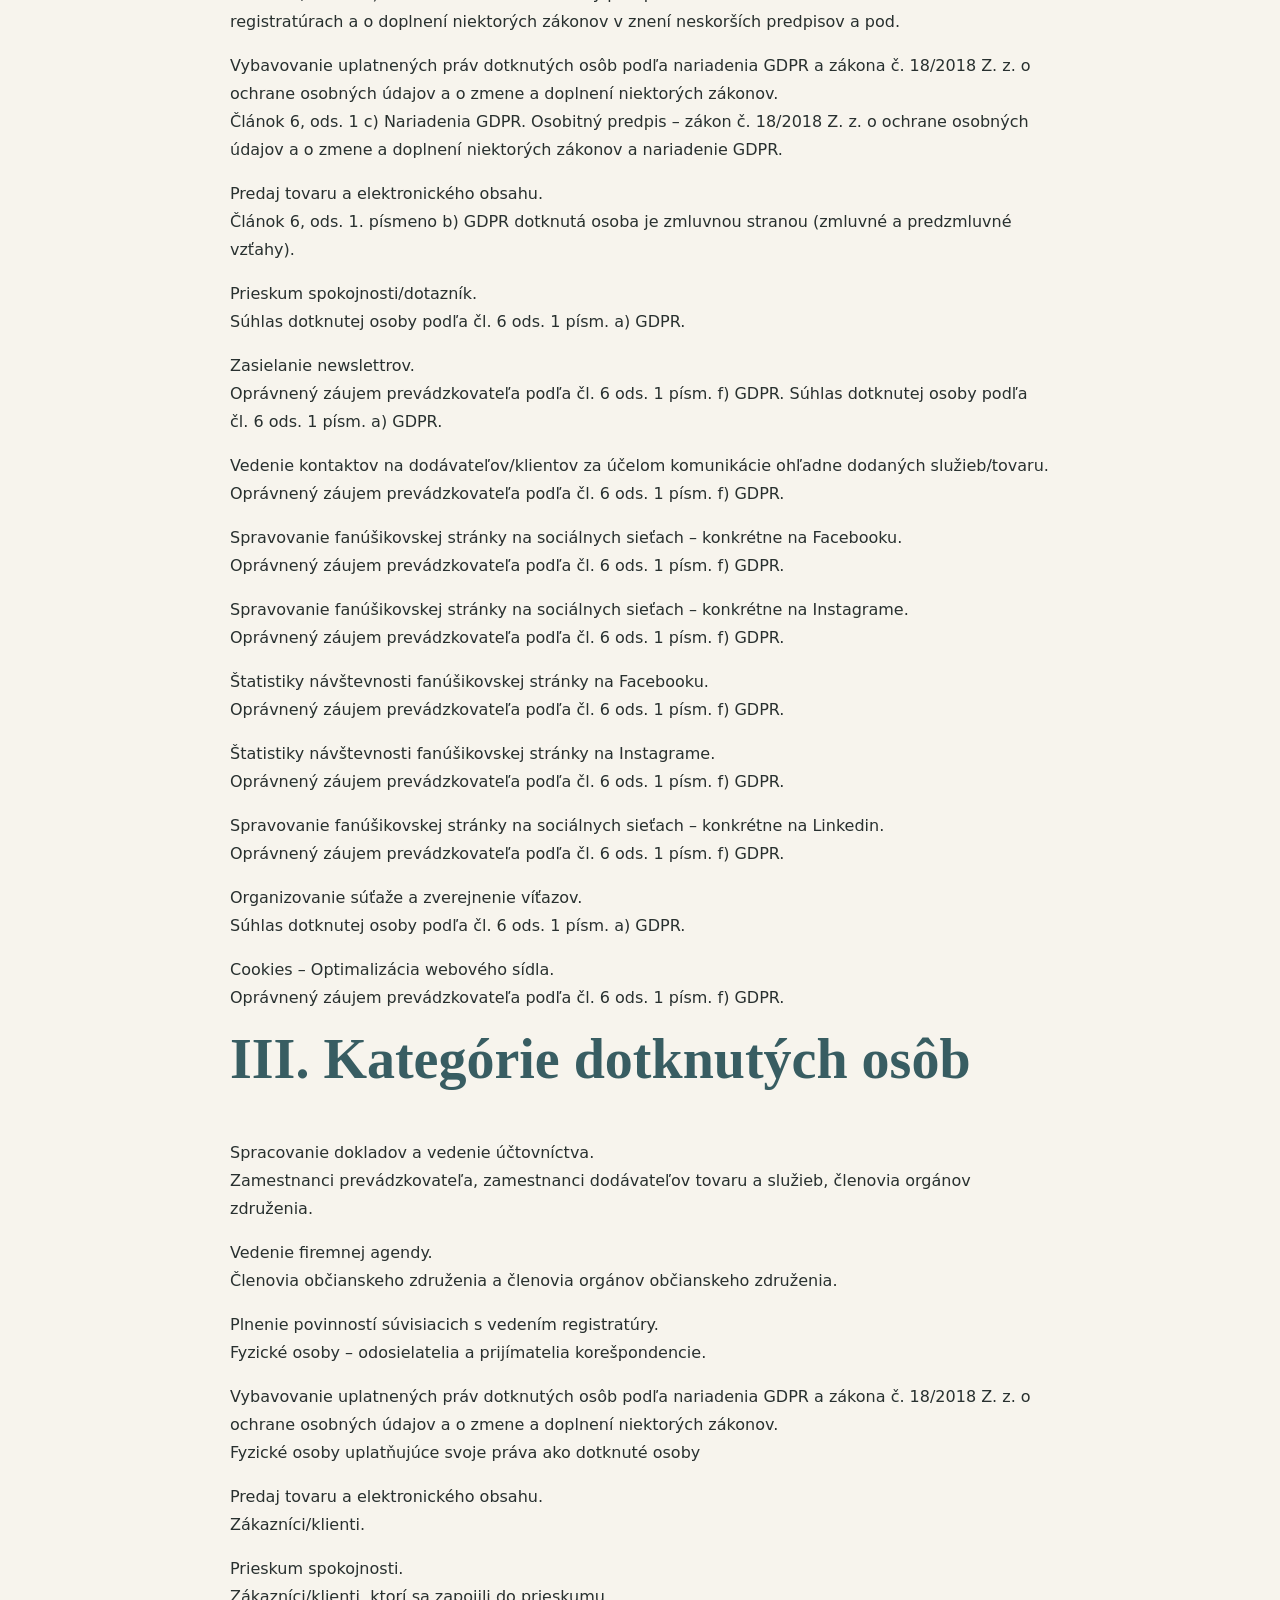
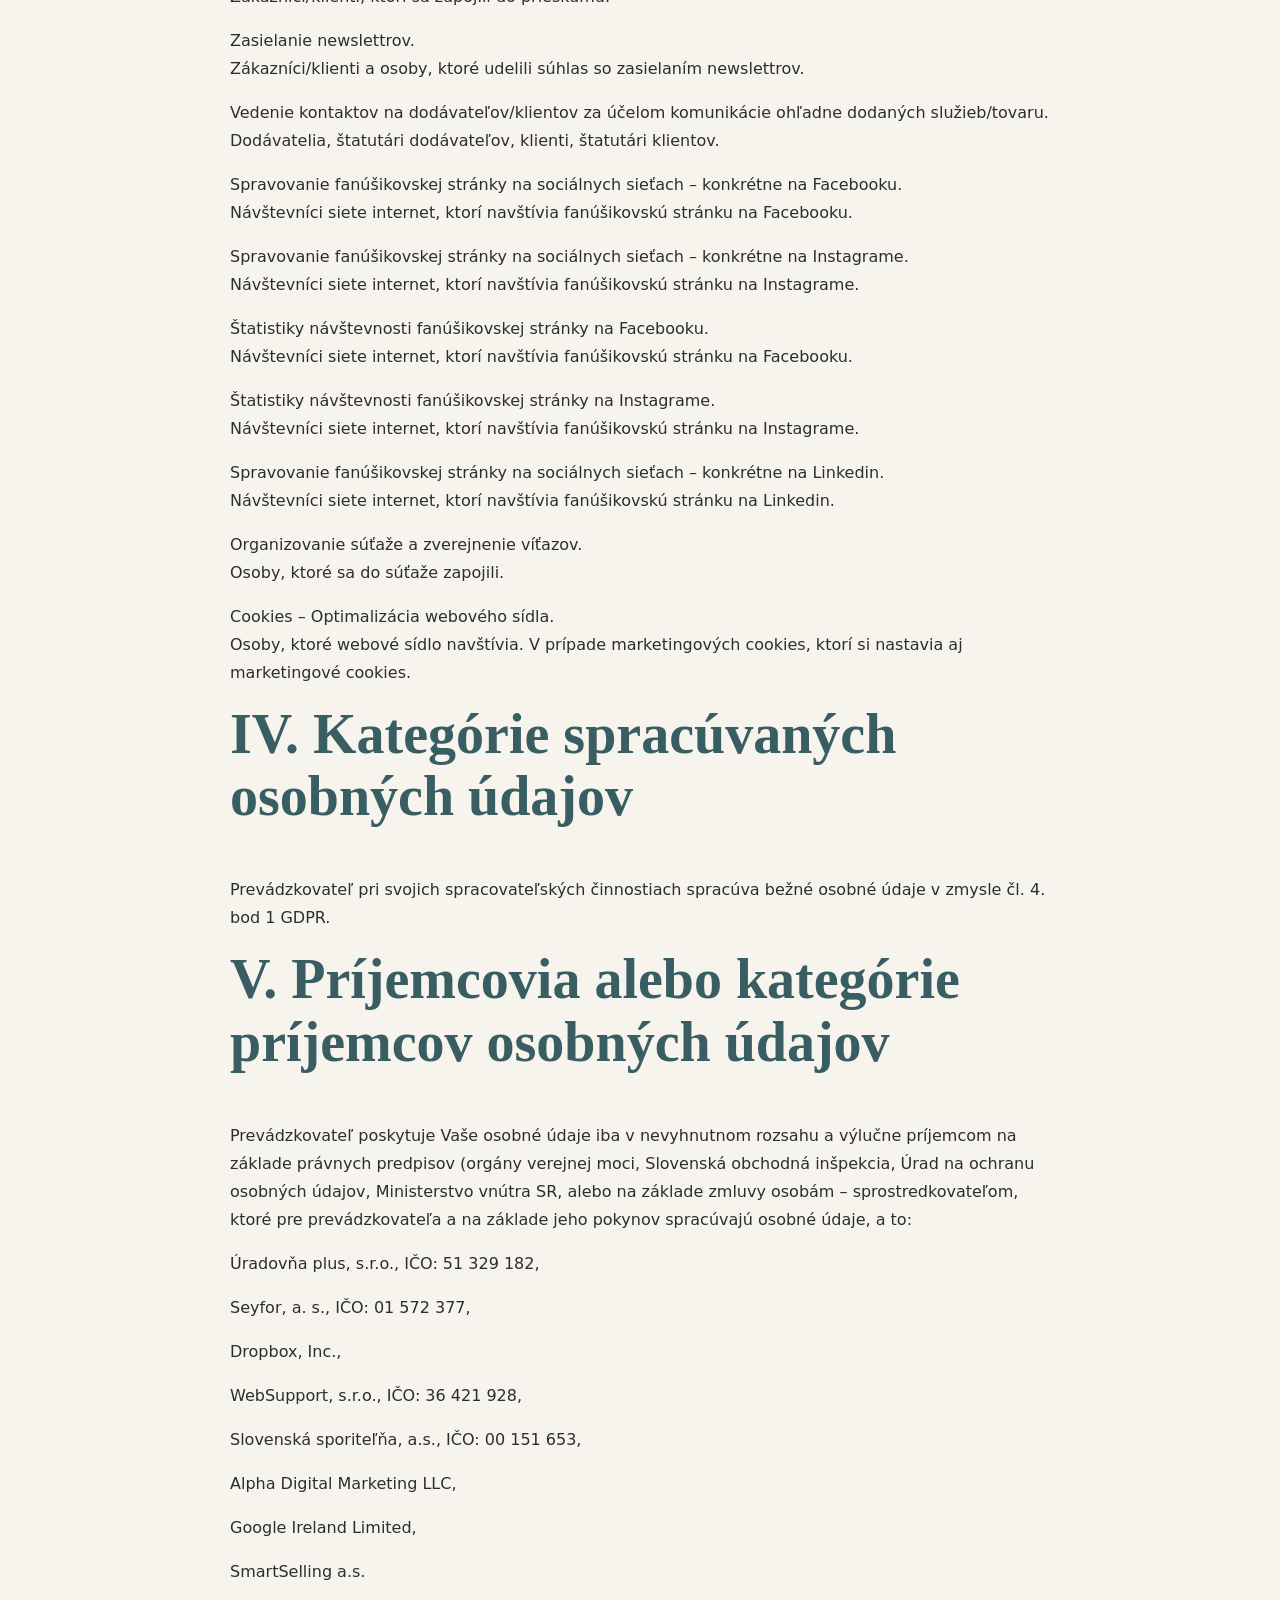
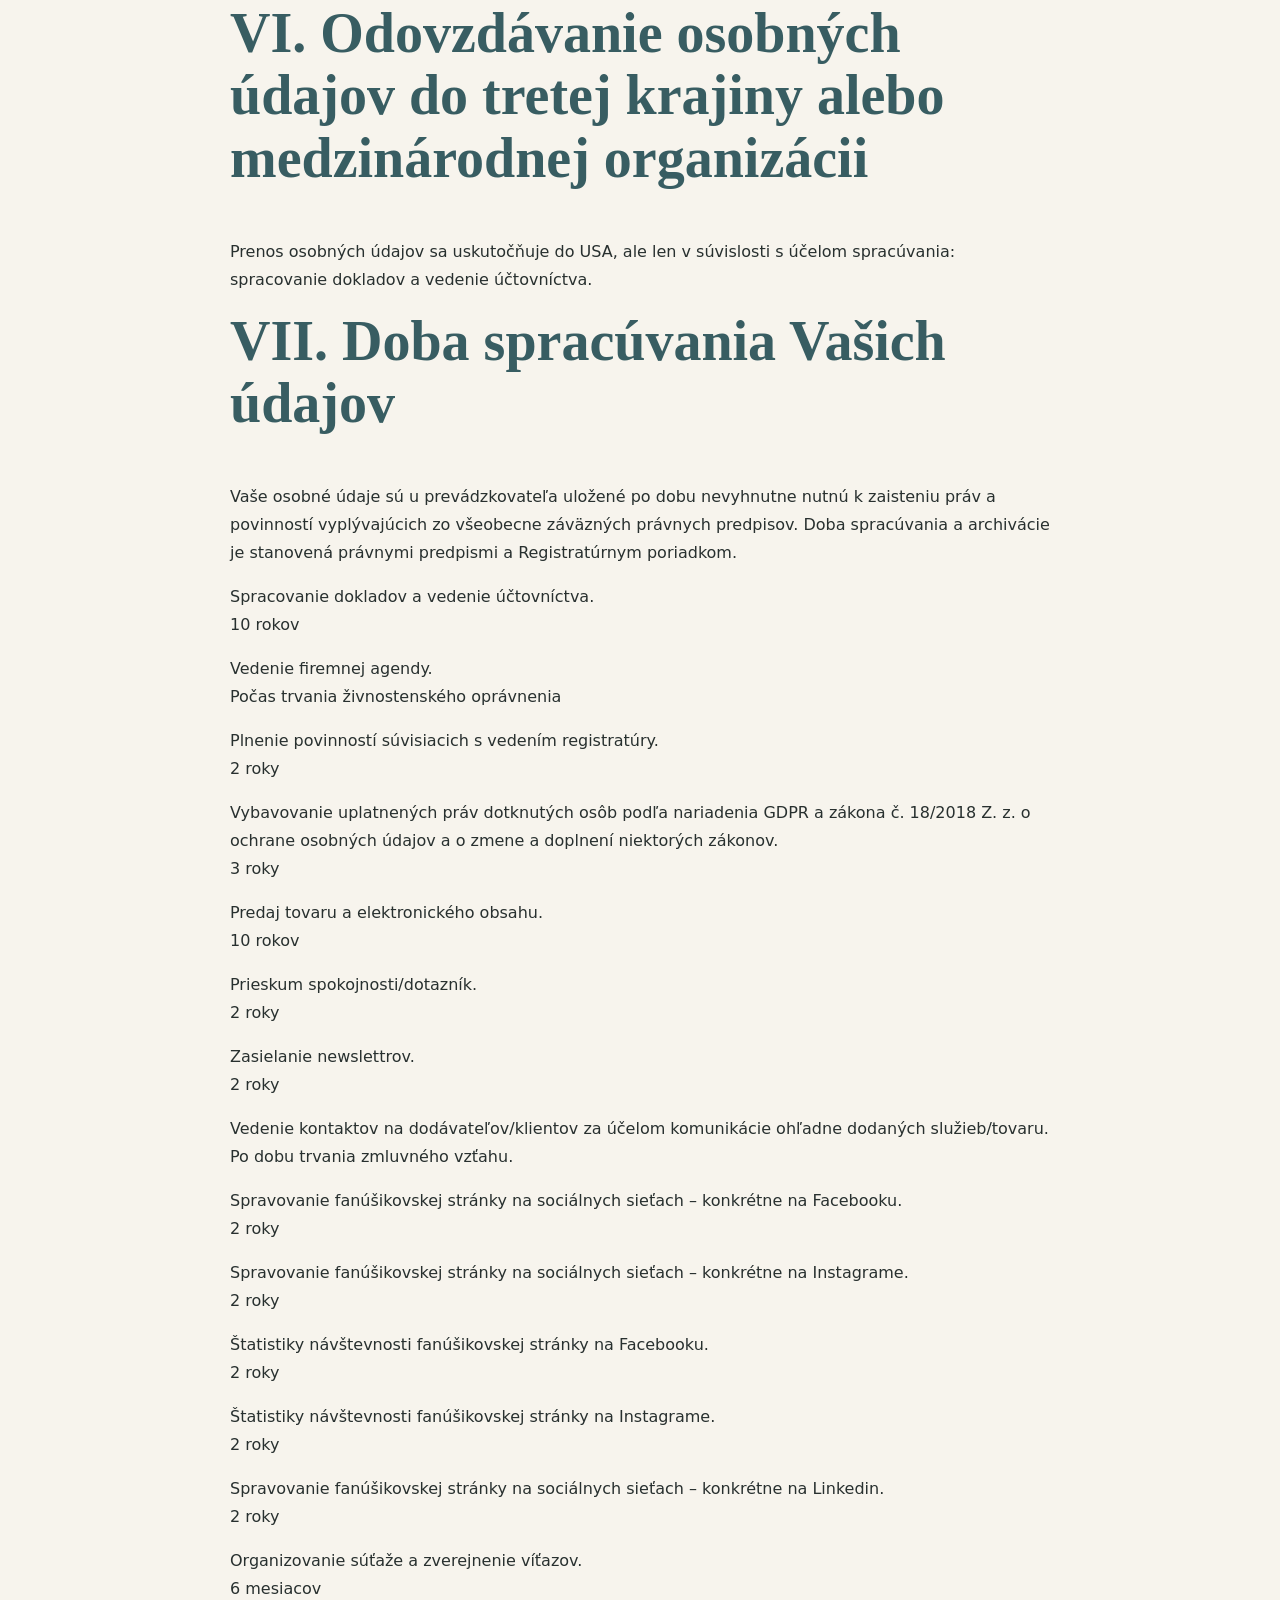
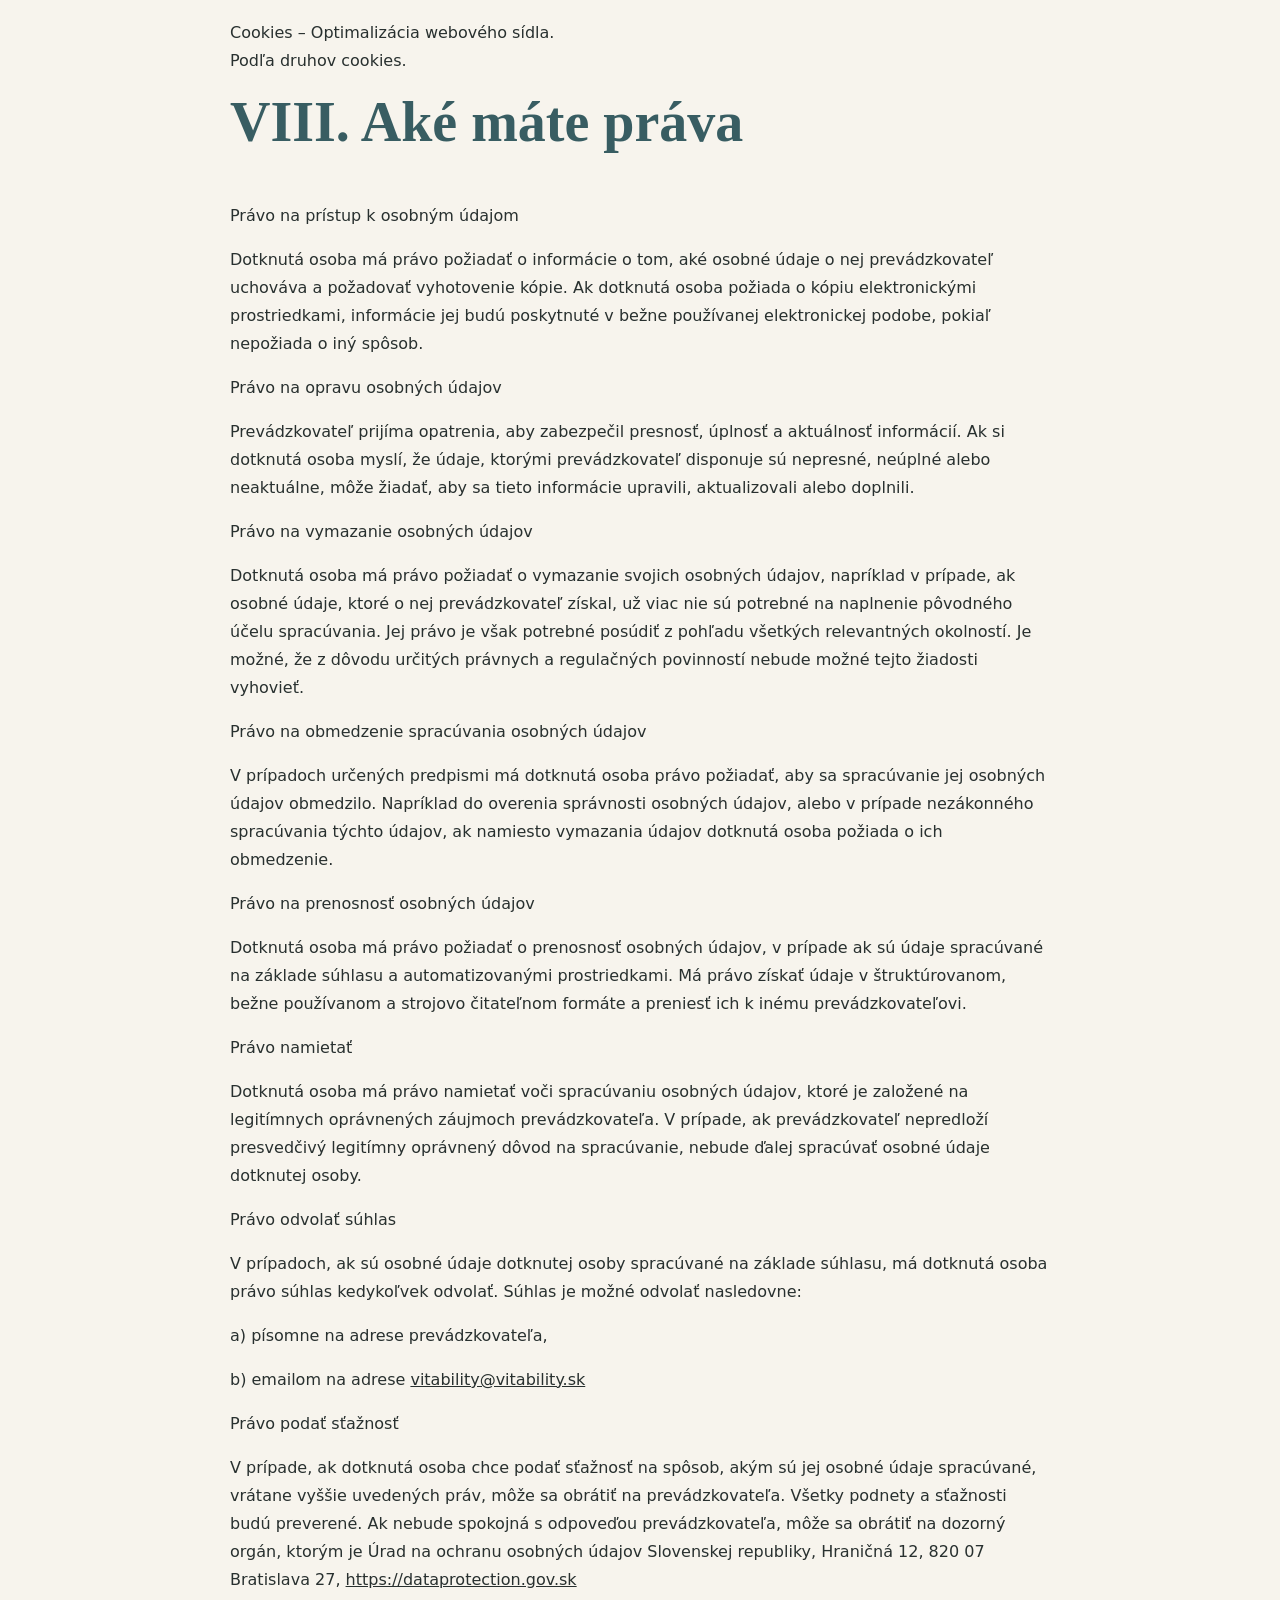
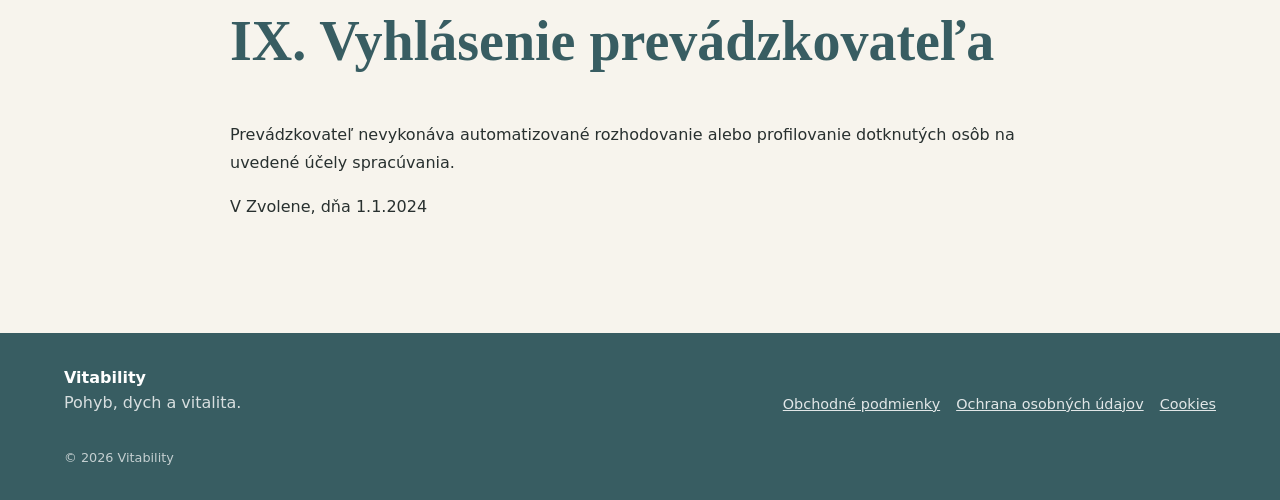
<file: ochrana-osobnych-udajov.html>
<!doctype html>
<html lang="sk">
<head>
  <meta charset="utf-8">
  <meta name="viewport" content="width=device-width, initial-scale=1">
  <meta
    name="description"
    content="Informácie o ochrane osobných údajov a spracúvaní osobných údajov Vitability."
  >
  <title>Ochrana osobných údajov | Vitability</title>

  <link rel="stylesheet" href="css/styles.css">
  <script src="js/main.js" defer></script>
</head>

<body>
  <header class="site-header">
    <a class="brand" href="index.html#uvod" aria-label="Vitability – domov">
      <img
        class="brand-logo"
        src="assets/logo/vitability-v.png"
        alt=""
      >
      <span class="brand-name">Vitability</span>
    </a>

    <button
      class="menu-toggle"
      type="button"
      aria-expanded="false"
      aria-controls="main-nav"
    >
      <span class="sr-only">Otvoriť menu</span>
      <span></span>
      <span></span>
      <span></span>
    </button>

    <nav id="main-nav" class="main-nav" aria-label="Hlavná navigácia">
      <a href="index.html#uvod">Úvod</a>
      <a href="index.html#aktualne">Aktuálne</a>
      <a href="index.html#sluzby">Služby</a>
      <a href="index.html#blog">Blog</a>
      <a href="index.html#videa">Videá</a>
      <a href="index.html#o-mne">O mne</a>
      <a href="index.html#kontakt">Kontakt</a>
    </nav>
  </header>

  <main>
    <article class="legal-page section">
      <header class="legal-header">
        <h1>Ochrana osobných údajov</h1>
        <p>Informácie pre dotknuté osoby o spracúvaní osobných údajov</p>
      </header>

        <p>v  zmysle nariadenia Európskeho parlamentu a Rady (EU) 2016/679 o ochrane  fyzických osôb pri spracúvaní osobných údajov a o voľnom pohybe takýchto  údajov (ďalej len „GDPR“) a zákona č. 18/2018 Z. z. ochrane osobných  údajov</p>

        <section class="legal-section">
  <h2>I. PREVÁDZKOVATEĽ:</h2>
</section>

        <p>Jana Marková Vitability</p>

        <p>s miestom podnikania:<br>
          Kimovská 2341/2<br>
          960 01 Zvolen</p>

        <p>IČO: 55 723 454</p>

        <p>Spoločný prevádzkovateľ na účely štatistík návštevnosti fanúšikovských stránok na Facebooku/Instagrame aj:</p>

        <p>Meta Platforms Ireland Limited (predtým: Facebook Ireland Ltd.),</p>

        <p>so sídlom: 4 GRAND CANAL SQUARE, GRAND CANAL HARBOUR, D2 Dublin, Írsko.</p>

        <p>V  prípade otázok vo veci uplatnenia práv dotknutej osoby v oblasti  ochrany osobných údajov nás môžete kontaktovať na vyššie uvedenej  adrese, alebo e-mailovej adrese: <a href="mailto:vitability@vitability.sk">vitability@vitability.sk</a></p>

        <p>Prevádzkovateľ nemá ustanovenú zodpovednú osobu.</p>

        <section class="legal-section">
  <h2>II. Účely a právne základy spracúvania Vašich údajov</h2>
</section>

        <p>Prevádzkovateľ spracúva Vaše osobné údaje zákonným spôsobom pre nasledujúce účely:</p>

        <p>Spracovanie dokladov a vedenie účtovníctva.<br>
          Článok  6, ods. 1 c) Nariadenia GDPR. Osobitný predpis – Zákon č. 431/2002 Z.  z. o účtovníctve, zákon č. 222/2004 Z. z. o dani z pridanej hodnoty v  znení neskorších predpisov, zákon č. 595/2003 Z. z. o dani z príjmov v  znení neskorších predpisov, zákon č. 582/2004 Z. z. o miestnych daniach a  miestnom poplatku za komunálne odpady a drobné stavebné odpady, zákon  č. 311/2001 Z. z. Zákonník práce v znení neskorších predpisov.</p>

        <p>Vedenie firemnej agendy.<br>
          Článok  6, ods. 1 c) Nariadenia GDPR. Osobitný predpis – zákon č. 513/1991 Zb.  Obchodný zákonník v znení neskorších predpisov, zákon č. 455/1991 Zb. o  živnostenskom podnikaní (živnostenský zákon) v znení neskorších  predpisov.</p>

        <p>Plnenie povinností súvisiacich s vedením registratúry.<br>
          Článok  6, ods. 1 c) Nariadenia GDPR. Osobitný predpis – zákon č. 395/2002 Z.  z. o archívoch a registratúrach a o doplnení niektorých zákonov v znení  neskorších predpisov a pod.</p>

        <p>Vybavovanie uplatnených práv  dotknutých osôb podľa nariadenia GDPR a zákona č. 18/2018 Z. z. o  ochrane osobných údajov a o zmene a doplnení niektorých zákonov.<br>
          Článok  6, ods. 1 c) Nariadenia GDPR. Osobitný predpis – zákon č. 18/2018 Z. z.  o ochrane osobných údajov a o zmene a doplnení niektorých zákonov a  nariadenie GDPR.</p>

        <p>Predaj tovaru a elektronického obsahu.<br>
          Článok 6, ods. 1. písmeno b) GDPR dotknutá osoba je zmluvnou stranou (zmluvné a predzmluvné vzťahy).</p>

        <p>Prieskum spokojnosti/dotazník.<br>
          Súhlas dotknutej osoby podľa čl. 6 ods. 1 písm. a) GDPR.</p>

        <p>Zasielanie newslettrov.<br>
          Oprávnený záujem prevádzkovateľa podľa čl. 6 ods. 1 písm. f) GDPR. Súhlas dotknutej osoby podľa čl. 6 ods. 1 písm. a) GDPR.</p>

        <p>Vedenie kontaktov na dodávateľov/klientov za účelom komunikácie ohľadne dodaných služieb/tovaru.<br>
          Oprávnený záujem prevádzkovateľa podľa čl. 6 ods. 1 písm. f) GDPR.</p>

        <p>Spravovanie fanúšikovskej stránky na sociálnych sieťach – konkrétne na Facebooku.<br>
          Oprávnený záujem prevádzkovateľa podľa čl. 6 ods. 1 písm. f) GDPR.</p>

        <p>Spravovanie fanúšikovskej stránky na sociálnych sieťach – konkrétne na Instagrame.<br>
          Oprávnený záujem prevádzkovateľa podľa čl. 6 ods. 1 písm. f) GDPR.</p>

        <p>Štatistiky návštevnosti fanúšikovskej stránky na Facebooku.<br>
          Oprávnený záujem prevádzkovateľa podľa čl. 6 ods. 1 písm. f) GDPR.</p>

        <p>Štatistiky návštevnosti fanúšikovskej stránky na Instagrame.<br>
          Oprávnený záujem prevádzkovateľa podľa čl. 6 ods. 1 písm. f) GDPR.</p>

        <p>Spravovanie fanúšikovskej stránky na sociálnych sieťach – konkrétne na Linkedin.<br>
          Oprávnený záujem prevádzkovateľa podľa čl. 6 ods. 1 písm. f) GDPR.</p>

        <p>Organizovanie súťaže a zverejnenie víťazov.<br>
          Súhlas dotknutej osoby podľa čl. 6 ods. 1 písm. a) GDPR.</p>

        <p>Cookies – Optimalizácia webového sídla.<br>
          Oprávnený záujem prevádzkovateľa podľa čl. 6 ods. 1 písm. f) GDPR.</p>

        <section class="legal-section">
  <h2>III. Kategórie dotknutých osôb</h2>
</section>

        <p>Spracovanie dokladov a vedenie účtovníctva.<br>
          Zamestnanci prevádzkovateľa, zamestnanci dodávateľov tovaru a služieb, členovia orgánov združenia.</p>

        <p>Vedenie firemnej agendy.<br>
          Členovia občianskeho združenia a členovia orgánov občianskeho združenia.</p>

        <p>Plnenie povinností súvisiacich s vedením registratúry.<br>
          Fyzické osoby – odosielatelia a prijímatelia korešpondencie.</p>

        <p>Vybavovanie  uplatnených práv dotknutých osôb podľa nariadenia GDPR a zákona č.  18/2018 Z. z. o ochrane osobných údajov a o zmene a doplnení niektorých  zákonov.<br>
          Fyzické osoby uplatňujúce svoje práva ako dotknuté osoby</p>

        <p>Predaj tovaru a elektronického obsahu.<br>
          Zákazníci/klienti.</p>

        <p>Prieskum spokojnosti.<br>
          Zákazníci/klienti, ktorí sa zapojili do prieskumu.</p>

        <p>Zasielanie newslettrov.<br>
          Zákazníci/klienti a osoby, ktoré udelili súhlas so zasielaním newslettrov.</p>

        <p>Vedenie kontaktov na dodávateľov/klientov za účelom komunikácie ohľadne dodaných služieb/tovaru.<br>
          Dodávatelia, štatutári dodávateľov, klienti, štatutári klientov.</p>

        <p>Spravovanie fanúšikovskej stránky na sociálnych sieťach – konkrétne na Facebooku.<br>
          Návštevníci siete internet, ktorí navštívia fanúšikovskú stránku na Facebooku.</p>

        <p>Spravovanie fanúšikovskej stránky na sociálnych sieťach – konkrétne na Instagrame.<br>
          Návštevníci siete internet, ktorí navštívia fanúšikovskú stránku na Instagrame.</p>

        <p>Štatistiky návštevnosti fanúšikovskej stránky na Facebooku.<br>
          Návštevníci siete internet, ktorí navštívia fanúšikovskú stránku na Facebooku.</p>

        <p>Štatistiky návštevnosti fanúšikovskej stránky na Instagrame.<br>
          Návštevníci siete internet, ktorí navštívia fanúšikovskú stránku na Instagrame.</p>

        <p>Spravovanie fanúšikovskej stránky na sociálnych sieťach – konkrétne na Linkedin.<br>
          Návštevníci siete internet, ktorí navštívia fanúšikovskú stránku na Linkedin.</p>

        <p>Organizovanie súťaže a zverejnenie víťazov.<br>
          Osoby, ktoré sa do súťaže zapojili.</p>

        <p>Cookies – Optimalizácia webového sídla.<br>
          Osoby, ktoré webové sídlo navštívia. V prípade marketingových cookies, ktorí si nastavia aj marketingové cookies.</p>

        <section class="legal-section">
  <h2>IV. Kategórie spracúvaných osobných údajov</h2>
</section>

        <p>Prevádzkovateľ pri svojich spracovateľských činnostiach spracúva bežné osobné údaje v zmysle čl. 4. bod 1 GDPR.</p>

        <section class="legal-section">
  <h2>V. Príjemcovia alebo kategórie príjemcov osobných údajov</h2>
</section>

        <p>Prevádzkovateľ  poskytuje Vaše osobné údaje iba v nevyhnutnom rozsahu a výlučne  príjemcom na základe právnych predpisov (orgány verejnej moci, Slovenská  obchodná inšpekcia, Úrad na ochranu osobných údajov, Ministerstvo  vnútra SR, alebo na základe zmluvy osobám – sprostredkovateľom, ktoré  pre prevádzkovateľa a na základe jeho pokynov spracúvajú osobné údaje, a  to:</p>

        <p>Úradovňa plus, s.r.o., IČO: 51 329 182,</p>

        <p>Seyfor, a. s., IČO: 01 572 377,</p>

        <p>Dropbox, Inc.,</p>

        <p>WebSupport, s.r.o., IČO: 36 421 928,</p>

        <p>Slovenská sporiteľňa, a.s., IČO: 00 151 653,</p>

        <p>Alpha Digital Marketing LLC,</p>

        <p>Google Ireland Limited,</p>

        <p>SmartSelling a.s.</p>

        <section class="legal-section">
  <h2>VI. Odovzdávanie osobných údajov do tretej krajiny alebo medzinárodnej organizácii</h2>
</section>

        <p>Prenos  osobných údajov sa uskutočňuje do USA, ale len v súvislosti s účelom  spracúvania: spracovanie dokladov a vedenie účtovníctva.</p>

        <section class="legal-section">
  <h2>VII. Doba spracúvania Vašich údajov</h2>
</section>

        <p>Vaše  osobné údaje sú u prevádzkovateľa uložené po dobu nevyhnutne nutnú k  zaisteniu práv a povinností vyplývajúcich zo všeobecne záväzných  právnych predpisov. Doba spracúvania a archivácie je stanovená právnymi  predpismi a Registratúrnym poriadkom.</p>

        <p>Spracovanie dokladov a vedenie účtovníctva.<br>
          10 rokov</p>

        <p>Vedenie firemnej agendy.<br>
          Počas trvania živnostenského oprávnenia</p>

        <p>Plnenie povinností súvisiacich s vedením registratúry.<br>
          2 roky</p>

        <p>Vybavovanie  uplatnených práv dotknutých osôb podľa nariadenia GDPR a zákona č.  18/2018 Z. z. o ochrane osobných údajov a o zmene a doplnení niektorých  zákonov.<br>
          3 roky</p>

        <p>Predaj tovaru a elektronického obsahu.<br>
          10 rokov</p>

        <p>Prieskum spokojnosti/dotazník.<br>
          2 roky</p>

        <p>Zasielanie newslettrov.<br>
          2 roky</p>

        <p>Vedenie kontaktov na dodávateľov/klientov za účelom komunikácie ohľadne dodaných služieb/tovaru.<br>
          Po dobu trvania zmluvného vzťahu.</p>

        <p>Spravovanie fanúšikovskej stránky na sociálnych sieťach – konkrétne na Facebooku.<br>
          2 roky</p>

        <p>Spravovanie fanúšikovskej stránky na sociálnych sieťach – konkrétne na Instagrame.<br>
          2 roky</p>

        <p>Štatistiky návštevnosti fanúšikovskej stránky na Facebooku.<br>
          2 roky</p>

        <p>Štatistiky návštevnosti fanúšikovskej stránky na Instagrame.<br>
          2 roky</p>

        <p>Spravovanie fanúšikovskej stránky na sociálnych sieťach – konkrétne na Linkedin.<br>
          2 roky</p>

        <p>Organizovanie súťaže a zverejnenie víťazov.<br>
          6 mesiacov</p>

        <p>Cookies – Optimalizácia webového sídla.<br>
          Podľa druhov cookies.</p>

        <section class="legal-section">
  <h2>VIII. Aké máte práva</h2>
</section>

        <p>Právo na prístup k osobným údajom</p>

        <p>Dotknutá  osoba má právo požiadať o informácie o tom, aké osobné údaje o nej  prevádzkovateľ uchováva a požadovať vyhotovenie kópie. Ak dotknutá osoba  požiada o kópiu elektronickými prostriedkami, informácie jej budú  poskytnuté v bežne používanej elektronickej podobe, pokiaľ nepožiada o  iný spôsob.</p>

        <p>Právo na opravu osobných údajov</p>

        <p>Prevádzkovateľ  prijíma opatrenia, aby zabezpečil presnosť, úplnosť a aktuálnosť  informácií. Ak si dotknutá osoba myslí, že údaje, ktorými prevádzkovateľ  disponuje sú nepresné, neúplné alebo neaktuálne, môže žiadať, aby sa  tieto informácie upravili, aktualizovali alebo doplnili.</p>

        <p>Právo na vymazanie osobných údajov</p>

        <p>Dotknutá  osoba má právo požiadať o vymazanie svojich osobných údajov, napríklad v  prípade, ak osobné údaje, ktoré o nej prevádzkovateľ získal, už viac  nie sú potrebné na naplnenie pôvodného účelu spracúvania. Jej právo je  však potrebné posúdiť z pohľadu všetkých relevantných okolností. Je  možné, že z dôvodu určitých právnych a regulačných povinností nebude  možné tejto žiadosti vyhovieť.</p>

        <p>Právo na obmedzenie spracúvania osobných údajov</p>

        <p>V  prípadoch určených predpismi má dotknutá osoba právo požiadať, aby sa  spracúvanie jej osobných údajov obmedzilo. Napríklad do overenia  správnosti osobných údajov, alebo v prípade nezákonného spracúvania  týchto údajov, ak namiesto vymazania údajov dotknutá osoba požiada o ich  obmedzenie.</p>

        <p>Právo na prenosnosť osobných údajov</p>

        <p>Dotknutá  osoba má právo požiadať o prenosnosť osobných údajov, v prípade ak sú  údaje spracúvané na základe súhlasu a automatizovanými prostriedkami. Má  právo získať údaje v štruktúrovanom, bežne používanom a strojovo  čitateľnom formáte a preniesť ich k inému prevádzkovateľovi.</p>

        <p>Právo namietať</p>

        <p>Dotknutá  osoba má právo namietať voči spracúvaniu osobných údajov, ktoré je  založené na legitímnych oprávnených záujmoch prevádzkovateľa. V prípade,  ak prevádzkovateľ nepredloží presvedčivý legitímny oprávnený dôvod na  spracúvanie, nebude ďalej spracúvať osobné údaje dotknutej osoby.</p>

        <p>Právo odvolať súhlas</p>

        <p>V  prípadoch, ak sú osobné údaje dotknutej osoby spracúvané na základe  súhlasu, má dotknutá osoba právo súhlas kedykoľvek odvolať. Súhlas je  možné odvolať nasledovne:</p>

        <p>a) písomne na adrese prevádzkovateľa,</p>

        <p>b) emailom na adrese <a href="mailto:vitability@vitability.sk">vitability@vitability.sk</a></p>

        <p>Právo podať sťažnosť</p>

        <p>V  prípade, ak dotknutá osoba chce podať sťažnosť na spôsob, akým sú jej  osobné údaje spracúvané, vrátane vyššie uvedených práv, môže sa obrátiť  na prevádzkovateľa. Všetky podnety a sťažnosti budú preverené. Ak nebude  spokojná s odpoveďou prevádzkovateľa, môže sa obrátiť na dozorný orgán,  ktorým je Úrad na ochranu osobných údajov Slovenskej republiky,  Hraničná 12, 820 07 Bratislava 27, <a href="https://dataprotection.gov.sk">https://dataprotection.gov.sk</a></p>

        <section class="legal-section">
  <h2>IX. Vyhlásenie prevádzkovateľa</h2>
</section>

        <p>Prevádzkovateľ nevykonáva automatizované rozhodovanie alebo profilovanie dotknutých osôb na uvedené účely spracúvania.</p>

        <p>V Zvolene, dňa 1.1.2024</p>
    </article>
  </main>

  <footer class="site-footer">
    <div class="footer-main">
      <div>
        <strong>Vitability</strong>
        <p>Pohyb, dych a vitalita.</p>
      </div>

      <div class="footer-links">
        <a href="obchodne-podmienky.html">Obchodné podmienky</a>
        <a href="ochrana-osobnych-udajov.html">Ochrana osobných údajov</a>
        <a href="cookies.html">Cookies</a>
      </div>
    </div>

    <p class="footer-copy">© <span id="year"></span> Vitability</p>
  </footer>
</body>
</html>
</file>
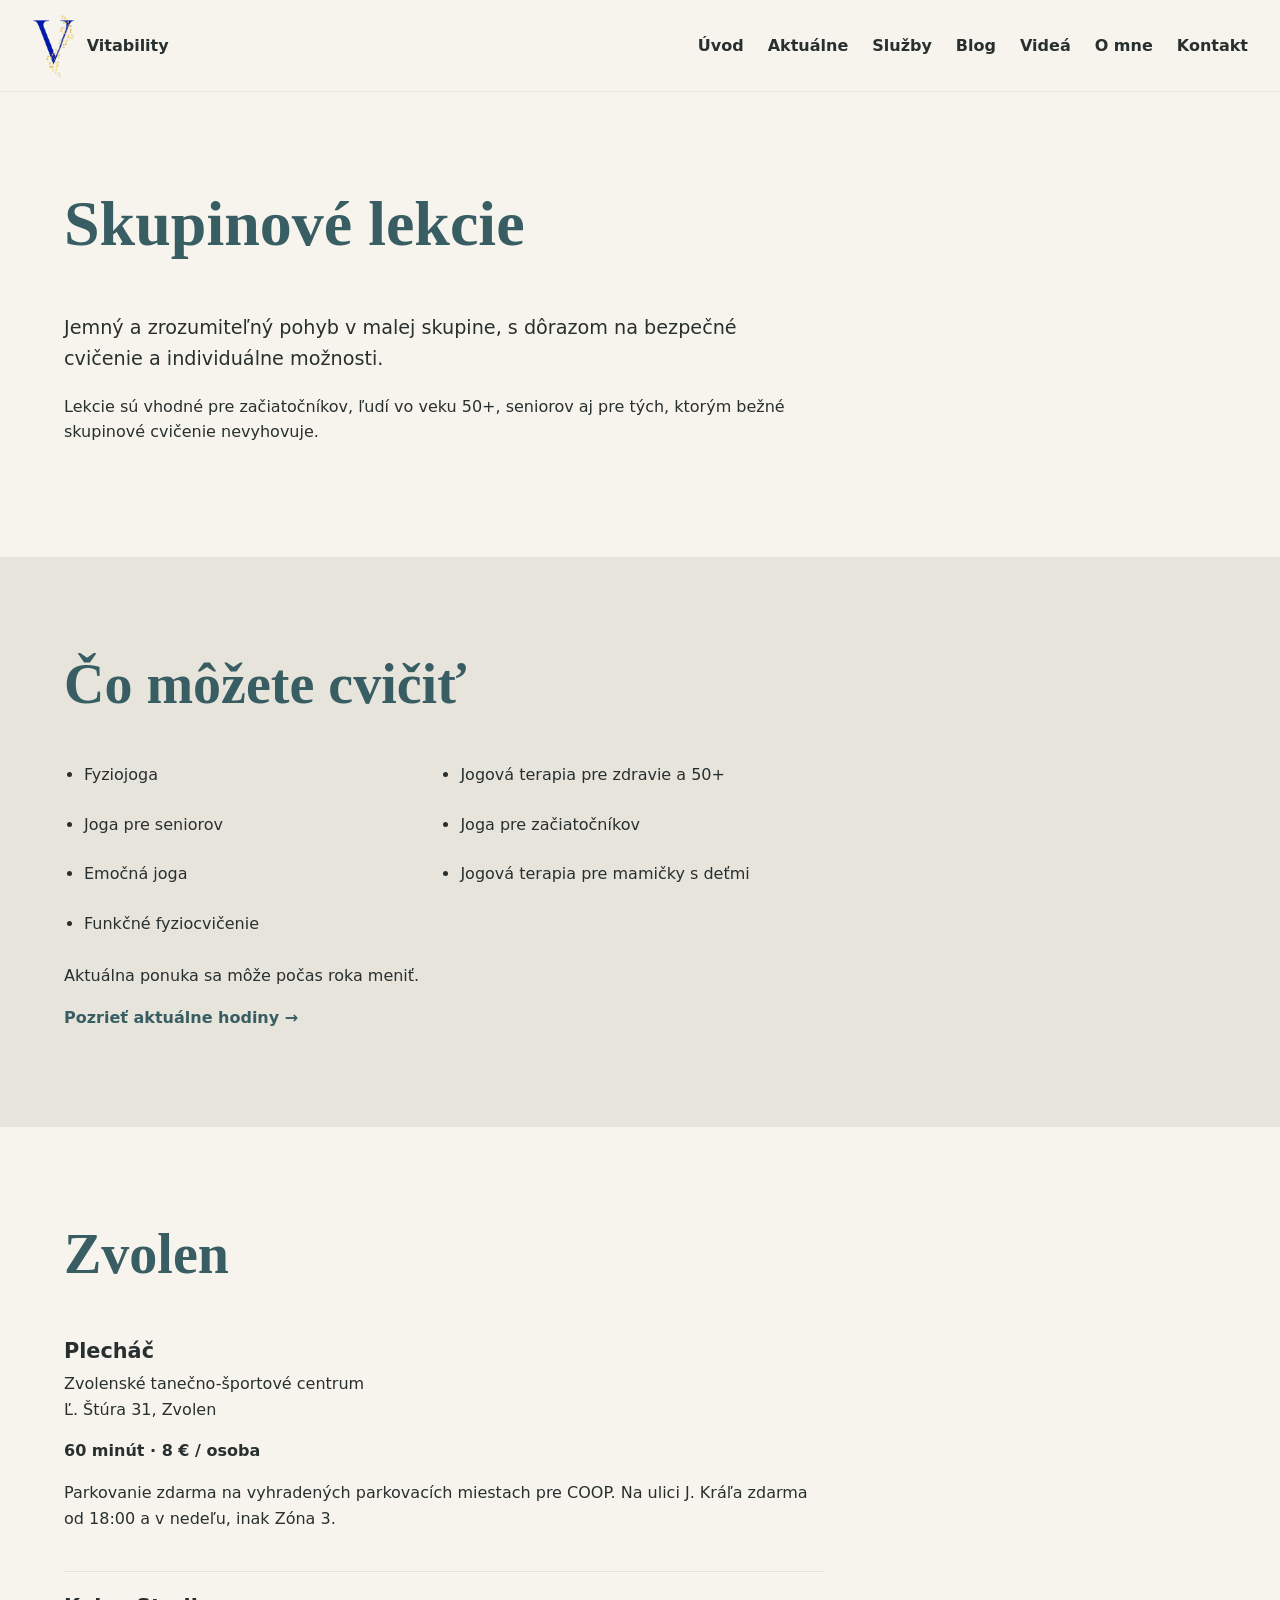
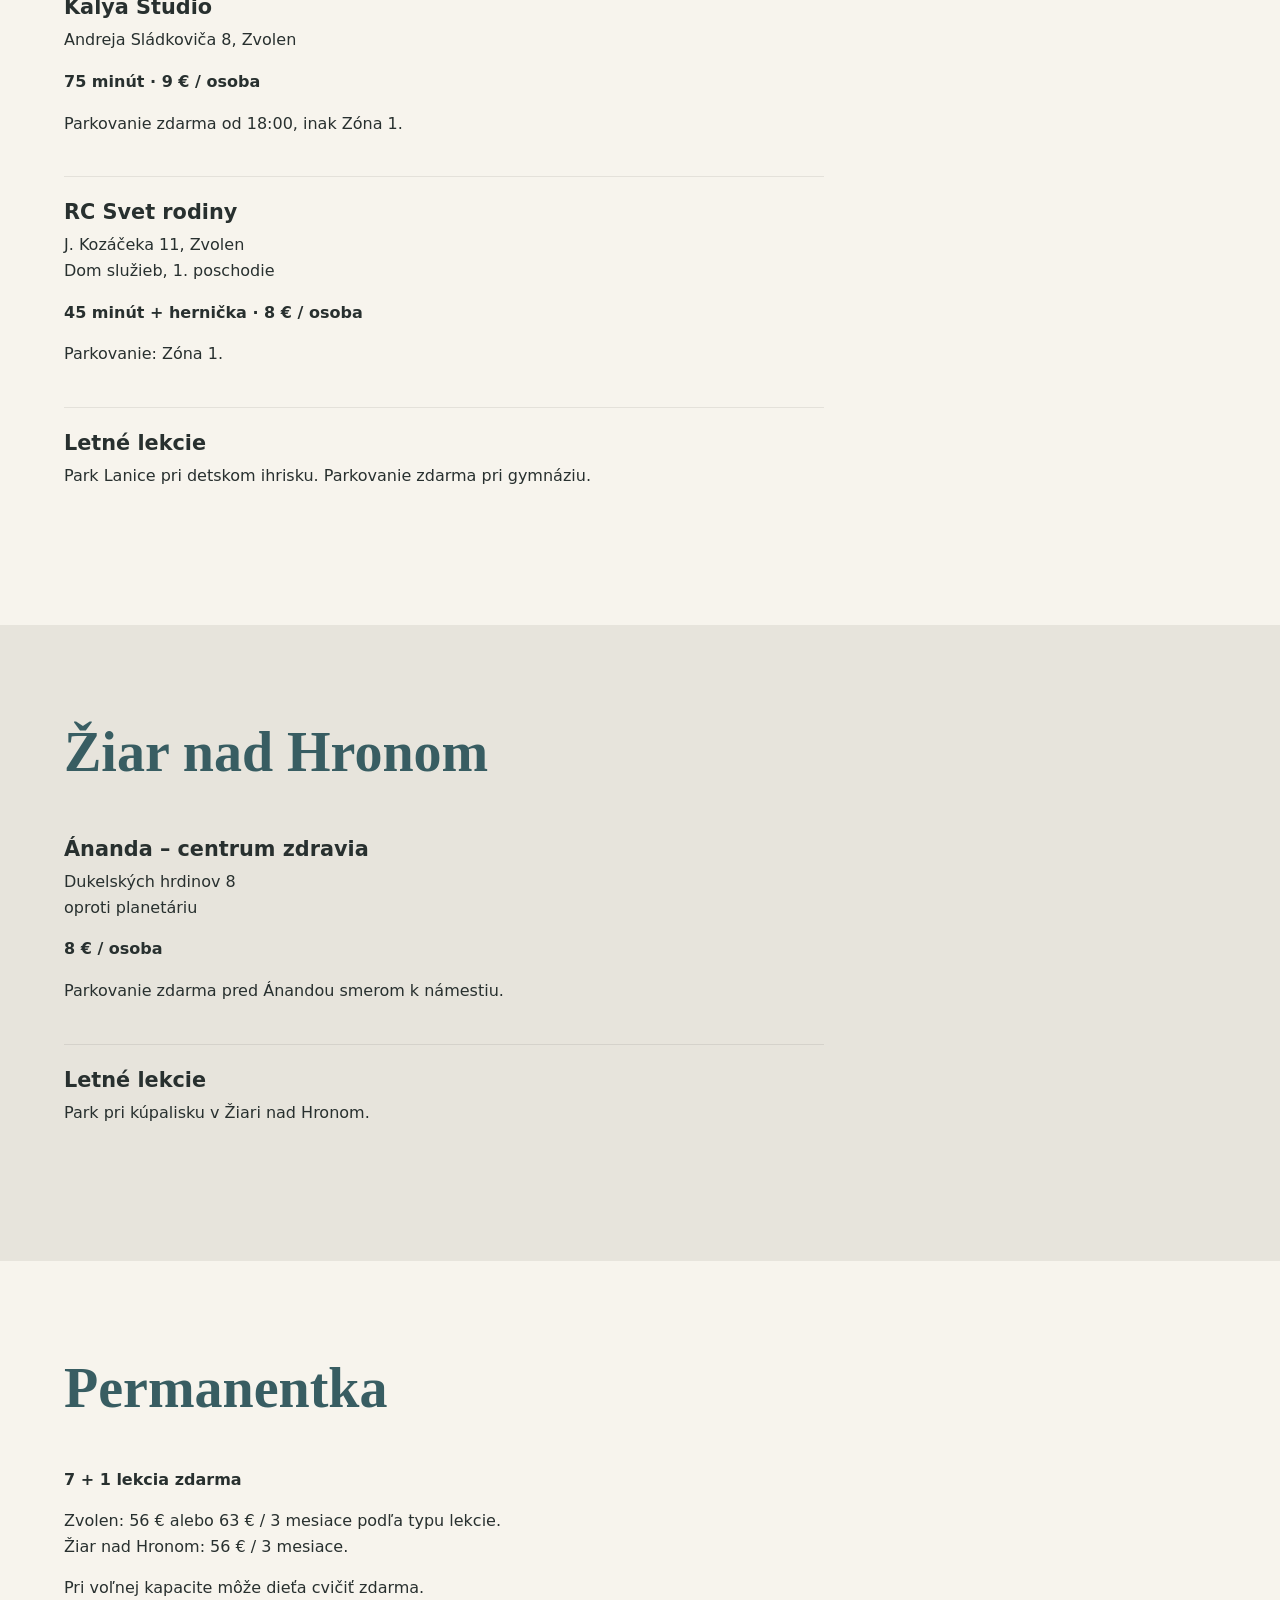
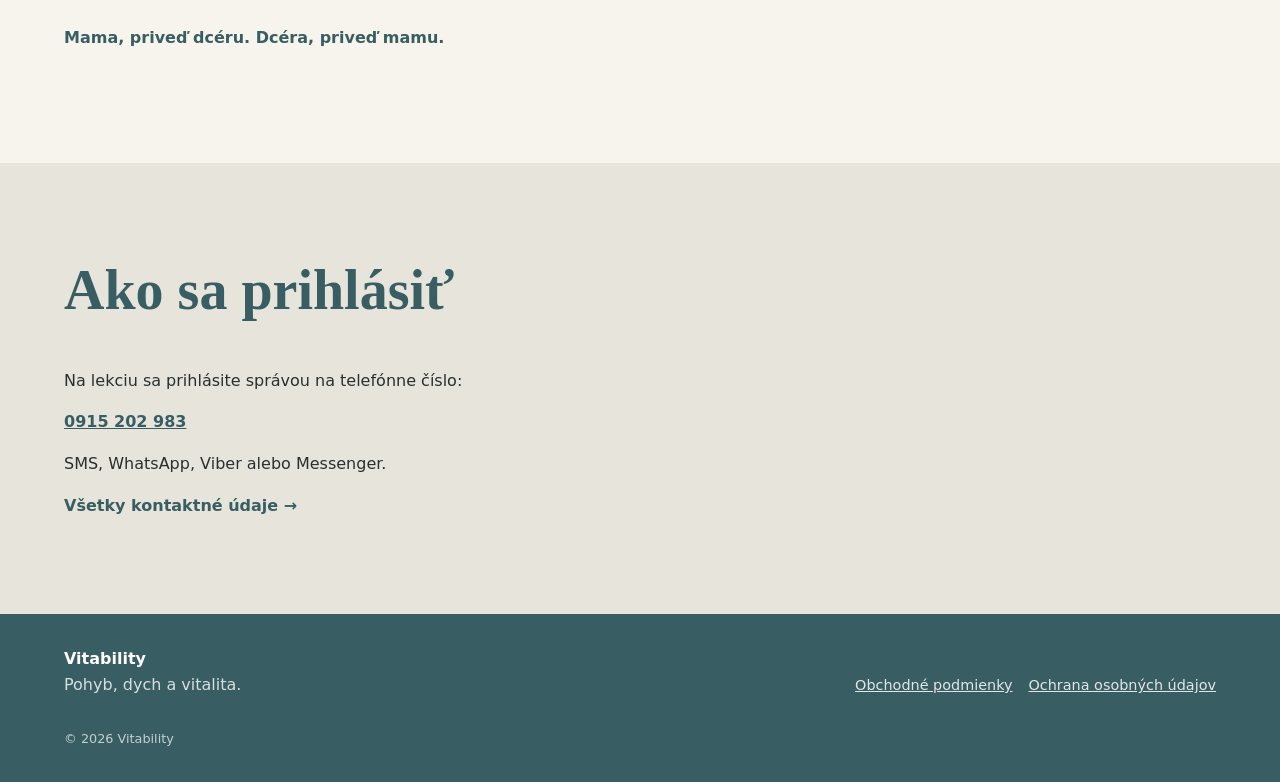
<file: skupinove-lekcie.html>
<!doctype html>
<html lang="sk">
<head>
  <meta charset="utf-8">
  <meta name="viewport" content="width=device-width, initial-scale=1">

  <meta
    name="description"
    content="Skupinové lekcie Vitability vo Zvolene a Žiari nad Hronom – jemná joga, fyziojoga a jogová terapia."
  >

  <title>Skupinové lekcie | Vitability</title>

  <link rel="stylesheet" href="css/styles.css">
  <script src="js/main.js" defer></script>
</head>

<body>
  <header class="site-header">
    <a class="brand" href="index.html#uvod" aria-label="Vitability – domov">
      <img
        class="brand-logo"
        src="assets/logo/vitability-v.png"
        alt=""
      >
      <span class="brand-name">Vitability</span>
    </a>

    <button
      class="menu-toggle"
      type="button"
      aria-expanded="false"
      aria-controls="main-nav"
    >
      <span class="sr-only">Otvoriť menu</span>
      <span></span>
      <span></span>
      <span></span>
    </button>

    <nav id="main-nav" class="main-nav" aria-label="Hlavná navigácia">
      <a href="index.html#uvod">Úvod</a>
      <a href="index.html#aktualne">Aktuálne</a>
      <a href="index.html#sluzby">Služby</a>
      <a href="index.html#blog">Blog</a>
      <a href="index.html#videa">Videá</a>
      <a href="o-mne.html">O mne</a>
      <a href="kontakt.html">Kontakt</a>
    </nav>
  </header>

  <main>

    <section class="section lessons-intro">
      <div class="lessons-content">
        <h1>Skupinové lekcie</h1>

        <p class="lead">
          Jemný a zrozumiteľný pohyb v malej skupine,
          s dôrazom na bezpečné cvičenie a individuálne možnosti.
        </p>

        <p>
          Lekcie sú vhodné pre začiatočníkov, ľudí vo veku 50+,
          seniorov aj pre tých, ktorým bežné skupinové cvičenie
          nevyhovuje.
        </p>
      </div>
    </section>

    <section class="section section-soft lessons-types">
      <div class="lessons-content">
        <h2>Čo môžete cvičiť</h2>

        <ul class="lessons-list">
          <li>Fyziojoga</li>
          <li>Jogová terapia pre zdravie a 50+</li>
          <li>Joga pre seniorov</li>
          <li>Joga pre začiatočníkov</li>
          <li>Emočná joga</li>
          <li>Jogová terapia pre mamičky s deťmi</li>
          <li>Funkčné fyziocvičenie</li>
        </ul>

        <p>
          Aktuálna ponuka sa môže počas roka meniť.
        </p>

        <a class="text-link" href="index.html#aktualne">
          Pozrieť aktuálne hodiny →
        </a>
      </div>
    </section>

    <section class="section lessons-zvolen">
      <div class="lessons-content">
        <h2>Zvolen</h2>

        <div class="lesson-place">
          <h3>Plecháč</h3>
          <p>
            Zvolenské tanečno-športové centrum<br>
            Ľ. Štúra 31, Zvolen
          </p>

          <p>
            <strong>60 minút · 8 € / osoba</strong>
          </p>

          <p>
            Parkovanie zdarma na vyhradených parkovacích miestach
            pre COOP. Na ulici J. Kráľa zdarma od 18:00 a v nedeľu,
            inak Zóna 3.
          </p>
        </div>

        <div class="lesson-place">
          <h3>Kalya Studio</h3>
          <p>
            Andreja Sládkoviča 8, Zvolen
          </p>

          <p>
            <strong>75 minút · 9 € / osoba</strong>
          </p>

          <p>
            Parkovanie zdarma od 18:00, inak Zóna 1.
          </p>
        </div>

        <div class="lesson-place">
          <h3>RC Svet rodiny</h3>
          <p>
            J. Kozáčeka 11, Zvolen<br>
            Dom služieb, 1. poschodie
          </p>

          <p>
            <strong>45 minút + hernička · 8 € / osoba</strong>
          </p>

          <p>
            Parkovanie: Zóna 1.
          </p>
        </div>

        <div class="lesson-place">
          <h3>Letné lekcie</h3>

          <p>
            Park Lanice pri detskom ihrisku.
            Parkovanie zdarma pri gymnáziu.
          </p>
        </div>
      </div>
    </section>

    <section class="section section-soft lessons-ziar">
      <div class="lessons-content">
        <h2>Žiar nad Hronom</h2>

        <div class="lesson-place">
          <h3>Ánanda – centrum zdravia</h3>

          <p>
            Dukelských hrdinov 8<br>
            oproti planetáriu
          </p>

          <p>
            <strong>8 € / osoba</strong>
          </p>

          <p>
            Parkovanie zdarma pred Ánandou smerom k námestiu.
          </p>
        </div>

        <div class="lesson-place">
          <h3>Letné lekcie</h3>

          <p>
            Park pri kúpalisku v Žiari nad Hronom.
          </p>
        </div>
      </div>
    </section>

    <section class="section lessons-pricing">
      <div class="lessons-content">
        <h2>Permanentka</h2>

        <p>
          <strong>7 + 1 lekcia zdarma</strong>
        </p>

        <p>
          Zvolen: 56 € alebo 63 € / 3 mesiace podľa typu lekcie.<br>
          Žiar nad Hronom: 56 € / 3 mesiace.
        </p>

        <p>
          Pri voľnej kapacite môže dieťa cvičiť zdarma.
        </p>

        <p class="values">
          Mama, priveď dcéru. Dcéra, priveď mamu.
        </p>
      </div>
    </section>

    <section class="section section-soft lessons-signup">
      <div class="lessons-content">
        <h2>Ako sa prihlásiť</h2>

        <p>
          Na lekciu sa prihlásite správou na telefónne číslo:
        </p>

        <p>
          <a href="tel:+421915202983">
            <strong>0915 202 983</strong>
          </a>
        </p>

        <p>
          SMS, WhatsApp, Viber alebo Messenger.
        </p>

        <a class="text-link" href="kontakt.html">
          Všetky kontaktné údaje →
        </a>
      </div>
    </section>

  </main>

  <footer class="site-footer">
    <div class="footer-main">
      <div>
        <strong>Vitability</strong>
        <p>Pohyb, dych a vitalita.</p>
      </div>

      <div class="footer-links">
        <a href="obchodne-podmienky.html">
          Obchodné podmienky
        </a>

        <a href="ochrana-osobnych-udajov.html">
          Ochrana osobných údajov
        </a>
      </div>
    </div>

    <p class="footer-copy">
      © <span id="year"></span> Vitability
    </p>
  </footer>
</body>
</html>
</file>
<file: css/styles.css>
:root {
  --color-primary: #607d8b;
  --color-deep: #385d62;
  --color-sage: #91a68c;
  --color-bg: #f7f4ed;
  --color-soft: #e7e4dc;
  --color-text: #28302f;
  --color-muted: #66706d;
  --color-accent: #c9826b;
  --color-white: #ffffff;
  --radius: 1.25rem;
  --shadow: 0 10px 35px rgba(40, 48, 47, 0.08);
  --max-width: 72rem;
}

* { box-sizing: border-box; }
html { scroll-behavior: smooth; }
body {
  margin: 0;
  font-family: Inter, ui-sans-serif, system-ui, -apple-system, BlinkMacSystemFont, "Segoe UI", sans-serif;
  color: var(--color-text);
  background: var(--color-bg);
  line-height: 1.6;
}

a { color: inherit; }
img, svg { display: block; max-width: 100%; }
button, input, textarea { font: inherit; }

.sr-only {
  position: absolute;
  width: 1px;
  height: 1px;
  padding: 0;
  margin: -1px;
  overflow: hidden;
  clip: rect(0, 0, 0, 0);
  white-space: nowrap;
  border: 0;
}

.site-header {
  position: sticky;
  top: 0;
  z-index: 10;
  display: flex;
  align-items: center;
  justify-content: space-between;
  padding: 0.85rem 1rem;
  background: rgba(247, 244, 237, 0.94);
  backdrop-filter: blur(10px);
  border-bottom: 1px solid rgba(56, 93, 98, 0.08);
}

.brand {
  display: inline-flex;
  align-items: center;
  gap: 0.7rem;
  text-decoration: none;
  font-weight: 700;
}

.brand-mark {
  display: grid;
  place-items: center;
  width: 2.2rem;
  height: 2.2rem;
  border-radius: 50%;
  background: var(--color-deep);
  color: var(--color-white);
  font-family: Georgia, serif;
  font-size: 1.35rem;
}

.menu-toggle {
  width: 2.75rem;
  height: 2.75rem;
  border: 0;
  background: transparent;
  display: grid;
  align-content: center;
  gap: 5px;
  cursor: pointer;
}
.menu-toggle span:not(.sr-only) {
  display: block;
  height: 2px;
  border-radius: 999px;
  background: var(--color-deep);
}

.main-nav {
  position: absolute;
  top: 100%;
  left: 0;
  right: 0;
  display: none;
  flex-direction: column;
  padding: 1rem;
  background: var(--color-bg);
  border-bottom: 1px solid rgba(56, 93, 98, 0.08);
}
.main-nav.is-open { display: flex; }
.main-nav a {
  padding: 0.8rem 0;
  text-decoration: none;
  font-weight: 600;
}

.section {
  width: min(100% - 2rem, var(--max-width));
  margin-inline: auto;
  padding: 4rem 0;
}

.section-current {
  padding-top: 2rem;
}

.eyebrow {
  margin: 0 0 0.45rem;
  color: var(--color-deep);
  font-size: 0.78rem;
  font-weight: 800;
  letter-spacing: 0.12em;
  text-transform: uppercase;
}

h1, h2, h3 {
  margin-top: 0;
  line-height: 1.12;
}
h1, h2 {
  font-family: Georgia, "Times New Roman", serif;
  color: var(--color-deep);
}
h1 { font-size: clamp(2rem, 8vw, 4rem); }
h2 { font-size: clamp(2rem, 8vw, 3.5rem); }
h3 { font-size: 1.3rem; }
p { margin-top: 0; }

.section-heading { margin-bottom: 1.5rem; }

.lessons-list {
  display: grid;
  gap: 0.8rem;
}
.lesson {
  display: grid;
  grid-template-columns: auto 1fr;
  gap: 0.9rem 1rem;
  align-items: start;
  padding: 1rem;
  border-radius: var(--radius);
  background: var(--color-white);
  box-shadow: var(--shadow);
}
.lesson-time {
  min-width: 4.4rem;
  padding: 0.45rem 0.6rem;
  border-radius: 999px;
  background: var(--color-deep);
  color: var(--color-white);
  font-weight: 800;
  text-align: center;
}
.lesson h3 { margin-bottom: 0.2rem; }
.lesson-meta { margin: 0; color: var(--color-muted); font-size: 0.95rem; }
.lesson-note { margin: 0.25rem 0 0; color: var(--color-accent); font-weight: 700; }
.loading, .empty { color: var(--color-muted); }

.hero {
  position: relative;
  display: grid;
  gap: 2rem;
  overflow: hidden;
  min-height: 70vh;
  align-content: center;
}
.hero-copy { position: relative; z-index: 1; }
.hero-copy > p:not(.eyebrow) { max-width: 37rem; font-size: 1.08rem; }
.hero-art {
  position: absolute;
  right: -6rem;
  bottom: -2rem;
  width: 19rem;
  opacity: 0.16;
}
.ginkgo {
  fill: none;
  stroke: var(--color-sage);
  stroke-width: 7;
  stroke-linecap: round;
  stroke-linejoin: round;
}

.button {
  display: inline-flex;
  align-items: center;
  justify-content: center;
  min-height: 3rem;
  padding: 0.75rem 1.15rem;
  border-radius: 999px;
  text-decoration: none;
  font-weight: 800;
}
.button-primary {
  background: var(--color-deep);
  color: var(--color-white);
}
.button-primary:hover { background: #2f5054; }

.section-soft {
  width: 100%;
  max-width: none;
  padding-inline: max(1rem, calc((100vw - var(--max-width)) / 2));
  background: var(--color-soft);
}
.cards {
  display: grid;
  gap: 1rem;
}
.card {
  padding: 1.35rem;
  border-radius: var(--radius);
  background: rgba(255, 255, 255, 0.72);
}
.card p { margin-bottom: 0; color: var(--color-muted); }

.about {
  display: grid;
  gap: 2rem;
}
.about-placeholder {
  min-height: 22rem;
  display: grid;
  place-items: center;
  border-radius: var(--radius);
  background: linear-gradient(145deg, var(--color-sage), var(--color-primary));
  color: rgba(255,255,255,0.85);
  font-weight: 700;
}

.contact-section {
  display: grid;
  gap: 1.5rem;
  padding-bottom: 5rem;
}

.site-footer {
  padding: 2rem 1rem;
  background: var(--color-deep);
  color: var(--color-white);
}
.footer-main {
  width: min(100%, var(--max-width));
  margin-inline: auto;
  display: grid;
  gap: 1.5rem;
}
.footer-main p { margin-bottom: 0; opacity: 0.8; }
.footer-links {
  display: flex;
  flex-wrap: wrap;
  gap: 0.75rem 1rem;
}
.footer-links a { font-size: 0.9rem; opacity: 0.85; }
.footer-copy {
  width: min(100%, var(--max-width));
  margin: 2rem auto 0;
  font-size: 0.8rem;
  opacity: 0.7;
}

@media (min-width: 48rem) {
  .site-header { padding-inline: 2rem; }
  .menu-toggle { display: none; }
  .main-nav {
    position: static;
    display: flex;
    flex-direction: row;
    gap: 1.5rem;
    padding: 0;
    background: transparent;
    border: 0;
  }
  .main-nav a { padding: 0; }
  .section { padding-block: 6rem; }
  .section-current { padding-top: 3rem; }
  .lessons-list { grid-template-columns: repeat(2, minmax(0, 1fr)); }
  .hero { grid-template-columns: 1.3fr 0.7fr; min-height: 72vh; }
  .hero-art { position: static; width: 100%; opacity: 0.3; align-self: center; }
  .cards { grid-template-columns: repeat(3, 1fr); }
  .about { grid-template-columns: 1.1fr 0.9fr; align-items: center; }
  .contact-section { grid-template-columns: 1fr auto; align-items: center; }
  .footer-main { grid-template-columns: 1fr auto; align-items: end; }
  .footer-links { justify-content: flex-end; }
}

.section-heading-row {
  display: flex;
  flex-direction: column;
  gap: 1rem;
}

.text-link {
  display: inline-block;
  color: var(--color-deep);
  font-weight: 600;
  text-decoration: none;
}

.text-link:hover {
  text-decoration: underline;
}

.card-meta {
  margin-bottom: 0.5rem;
  font-size: 0.85rem;
  font-weight: 600;
  text-transform: uppercase;
  letter-spacing: 0.08em;
  color: var(--color-primary);
}

.video-placeholder {
  display: grid;
  place-items: center;
  aspect-ratio: 16 / 9;
  margin: -1rem -1rem 1rem;
  border-radius: 1rem 1rem 0 0;
  background: var(--color-deep);
}

.play-button {
  display: grid;
  place-items: center;
  width: 3.5rem;
  height: 3.5rem;
  border-radius: 50%;
  background: var(--color-background);
  color: var(--color-deep);
  font-size: 1.25rem;
}

@media (min-width: 768px) {
  .section-heading-row {
    flex-direction: row;
    align-items: end;
    justify-content: space-between;
  }
}

.brand {
  display: flex;
  align-items: center;
  gap: 0.75rem;
  text-decoration: none;
}

.brand-logo {
  display: block;
  width: auto;
  height: 64px;
  object-fit: contain;
}

@media (max-width: 767px) {
  .brand-logo {
    height: 48px;
  }
}

.about-image {
  width: 100%;
  max-width: 360px;
  margin-inline: auto;
  overflow: hidden;
  border-radius: 1.5rem;
}

.about-image img {
  display: block;
  width: 100%;
  height: auto;
}

.legal-page {
  max-width: 820px;
  margin-inline: auto;
}

.legal-header {
  margin-bottom: 3rem;
}

.legal-header h1 {
  margin-bottom: 0.75rem;
}

.legal-section {
  margin-bottom: 3rem;
}

.legal-page h2 {
  margin-bottom: 1.25rem;
}

.legal-page h3 {
  margin-top: 2rem;
  margin-bottom: 1rem;
}

.legal-page h4 {
  margin-top: 1.5rem;
  margin-bottom: 0.75rem;
}

.legal-page p,
.legal-page li {
  line-height: 1.75;
}

.legal-page ul,
.legal-page ol {
  padding-left: 1.5rem;
}

.legal-number {
  font-weight: 600;
}

.about-page-intro,
.about-method,
.about-vitability,
.about-education,
.about-experience,
.about-cta {
  text-align: left;
}

.about-content {
  max-width: 760px;
}

.about-page-grid {
  display: grid;
  gap: 2rem;
  align-items: start;
}

.about-page-copy {
  max-width: 680px;
}

.about-page-copy .lead {
  font-size: 1.2rem;
  line-height: 1.6;
}

.about-page-image {
  max-width: 320px;
  margin: 0;
  overflow: hidden;
  border-radius: 1.5rem;
}

.about-page-image img {
  display: block;
  width: 100%;
  height: auto;
}

.values {
  margin-top: 1.5rem;
  font-weight: 600;
  color: var(--color-deep);
}

.education-list {
  display: grid;
  gap: 1.5rem;
}

.education-item {
  padding-bottom: 1.25rem;
  border-bottom: 1px solid rgba(0, 0, 0, 0.08);
}

.education-item h3 {
  margin-bottom: 0.35rem;
}

.education-item p {
  margin: 0;
}

.about-actions {
  display: flex;
  flex-direction: column;
  align-items: flex-start;
  gap: 1rem;
  margin-top: 1.5rem;
}

@media (min-width: 768px) {
  .about-page-grid {
    grid-template-columns: minmax(0, 1.4fr) minmax(240px, 0.6fr);
    align-items: center;
  }

  .about-page-image {
    max-width: 360px;
  }

  .about-actions {
    flex-direction: row;
    align-items: center;
  }
}

.contact-intro,
.contact-social,
.contact-community,
.contact-business {
  text-align: left;
}

.contact-content {
  max-width: 760px;
}

.contact-intro .lead {
  max-width: 680px;
  font-size: 1.2rem;
  line-height: 1.6;
}

.contact-content a {
  color: var(--color-deep);
}

.social-links {
  display: flex;
  flex-direction: column;
  align-items: flex-start;
  gap: 0.75rem;
  margin-top: 1.5rem;
}

@media (min-width: 768px) {
  .social-links {
    flex-direction: row;
    gap: 1.5rem;
  }
}

.therapy-intro,
.therapy-for-who,
.therapy-how,
.therapy-benefits,
.therapy-options,
.therapy-special,
.therapy-cta {
  text-align: left;
}

.therapy-content {
  max-width: 760px;
}

.therapy-intro .lead {
  max-width: 680px;
  font-size: 1.2rem;
  line-height: 1.6;
}

.therapy-list {
  margin-top: 1.5rem;
  padding-left: 1.25rem;
}

.therapy-list li {
  margin-bottom: 0.7rem;
  line-height: 1.6;
}

.therapy-types {
  columns: 1;
}

.therapy-links {
  display: flex;
  flex-direction: column;
  align-items: flex-start;
  gap: 0.75rem;
  margin-top: 1.5rem;
}

@media (min-width: 768px) {
  .therapy-types {
    columns: 2;
    column-gap: 3rem;
  }

  .therapy-links {
    flex-direction: row;
    gap: 1.5rem;
  }
}

.lessons-intro,
.lessons-types,
.lessons-zvolen,
.lessons-ziar,
.lessons-pricing,
.lessons-signup {
  text-align: left;
}

.lessons-content {
  max-width: 760px;
}

.lessons-intro .lead {
  max-width: 680px;
  font-size: 1.2rem;
  line-height: 1.6;
}

.lessons-list {
  padding-left: 1.25rem;
  margin-top: 1.5rem;
}

.lessons-list li {
  margin-bottom: 0.7rem;
  line-height: 1.6;
}

.lesson-place {
  padding-block: 1.5rem;
  border-bottom: 1px solid rgba(0, 0, 0, 0.08);
}

.lesson-place:first-of-type {
  padding-top: 0.5rem;
}

.lesson-place:last-child {
  border-bottom: 0;
}

.lesson-place h3 {
  margin-bottom: 0.5rem;
}

.lessons-signup a,
.lessons-pricing a {
  color: var(--color-deep);
}

.company-intro,
.company-benefits,
.company-offer,
.company-format,
.company-experience,
.company-price,
.company-cta {
  text-align: left;
}

.company-content {
  max-width: 760px;
}

.company-intro .lead {
  max-width: 680px;
  font-size: 1.2rem;
  line-height: 1.6;
}

.company-list {
  display: grid;
  gap: 1.5rem;
}

.company-item {
  padding-bottom: 1.25rem;
  border-bottom: 1px solid rgba(0, 0, 0, 0.08);
}

.company-item:last-child {
  border-bottom: 0;
}

.company-item h3 {
  margin-bottom: 0.5rem;
}

.company-points {
  padding-left: 1.25rem;
  margin-top: 1.5rem;
}

.company-points li {
  margin-bottom: 0.7rem;
  line-height: 1.6;
}

.individual-intro,
.individual-for-who,
.individual-process,
.individual-focus,
.individual-price,
.individual-cta {
  text-align: left;
}

.individual-content {
  max-width: 760px;
}

.individual-intro .lead {
  max-width: 680px;
  font-size: 1.2rem;
  line-height: 1.6;
}

.individual-list {
  margin-top: 1.5rem;
  padding-left: 1.25rem;
}

.individual-list li {
  margin-bottom: 0.7rem;
  line-height: 1.6;
}

.carousel {
  width: 100%;
}

.carousel-track {
  display: flex;
  gap: 1rem;

  overflow-x: auto;
  scroll-snap-type: x mandatory;
  scroll-behavior: smooth;

  scrollbar-width: none;
  -webkit-overflow-scrolling: touch;
}

.carousel-track::-webkit-scrollbar {
  display: none;
}

.carousel-slide {
  flex: 0 0 88%;
  scroll-snap-align: start;

  box-sizing: border-box;
  padding: 1.35rem;

  border-radius: var(--radius);
  background: rgba(255, 255, 255, 0.72);
  box-shadow: var(--shadow);
}

.carousel-dots {
  display: flex;
  justify-content: center;
  gap: 0.5rem;
  margin-top: 1rem;
}

.carousel-dot {
  width: 8px;
  height: 8px;
  padding: 0;

  border: 0;
  border-radius: 50%;

  background: var(--color-primary);
  opacity: 0.3;

  cursor: pointer;
}

.carousel-dot.is-active {
  opacity: 1;
}

.video-preview {
  display: grid;
  place-items: center;

  aspect-ratio: 16 / 9;
  margin: -1.25rem -1.25rem 1rem;

  border-radius: 1rem 1rem 0 0;
  background: var(--color-deep);
}

.play-button {
  display: grid;
  place-items: center;

  width: 3.5rem;
  height: 3.5rem;

  border-radius: 50%;

  background: var(--color-background);
  color: var(--color-deep);
}

/* Carousel iba na mobile.
   Na desktope sa obsah zobrazí ako klasické 3 karty. */

@media (min-width: 768px) {
  .carousel-track {
    display: grid;
    grid-template-columns: repeat(3, minmax(0, 1fr));
    gap: 1rem;

    overflow: visible;
    scroll-snap-type: none;
  }

  .carousel-slide {
    width: auto;
    min-width: 0;
    flex: none;
    scroll-snap-align: none;

    padding: 1.35rem;
    border-radius: var(--radius);
    background: rgba(255, 255, 255, 0.72);
  }

  .carousel-dots {
    display: none;
  }
}

section[id] {
  scroll-margin-top: 5rem;
}

@media (min-width: 768px) {
  section[id] {
    scroll-margin-top: 4rem;
  }
}

a:focus-visible,
button:focus-visible {
  outline: 3px solid var(--color-accent);
  outline-offset: 3px;
}

@media (prefers-reduced-motion: reduce) {
  html {
    scroll-behavior: auto;
  }

  .carousel-track {
    scroll-behavior: auto;
  }
}
</file>
